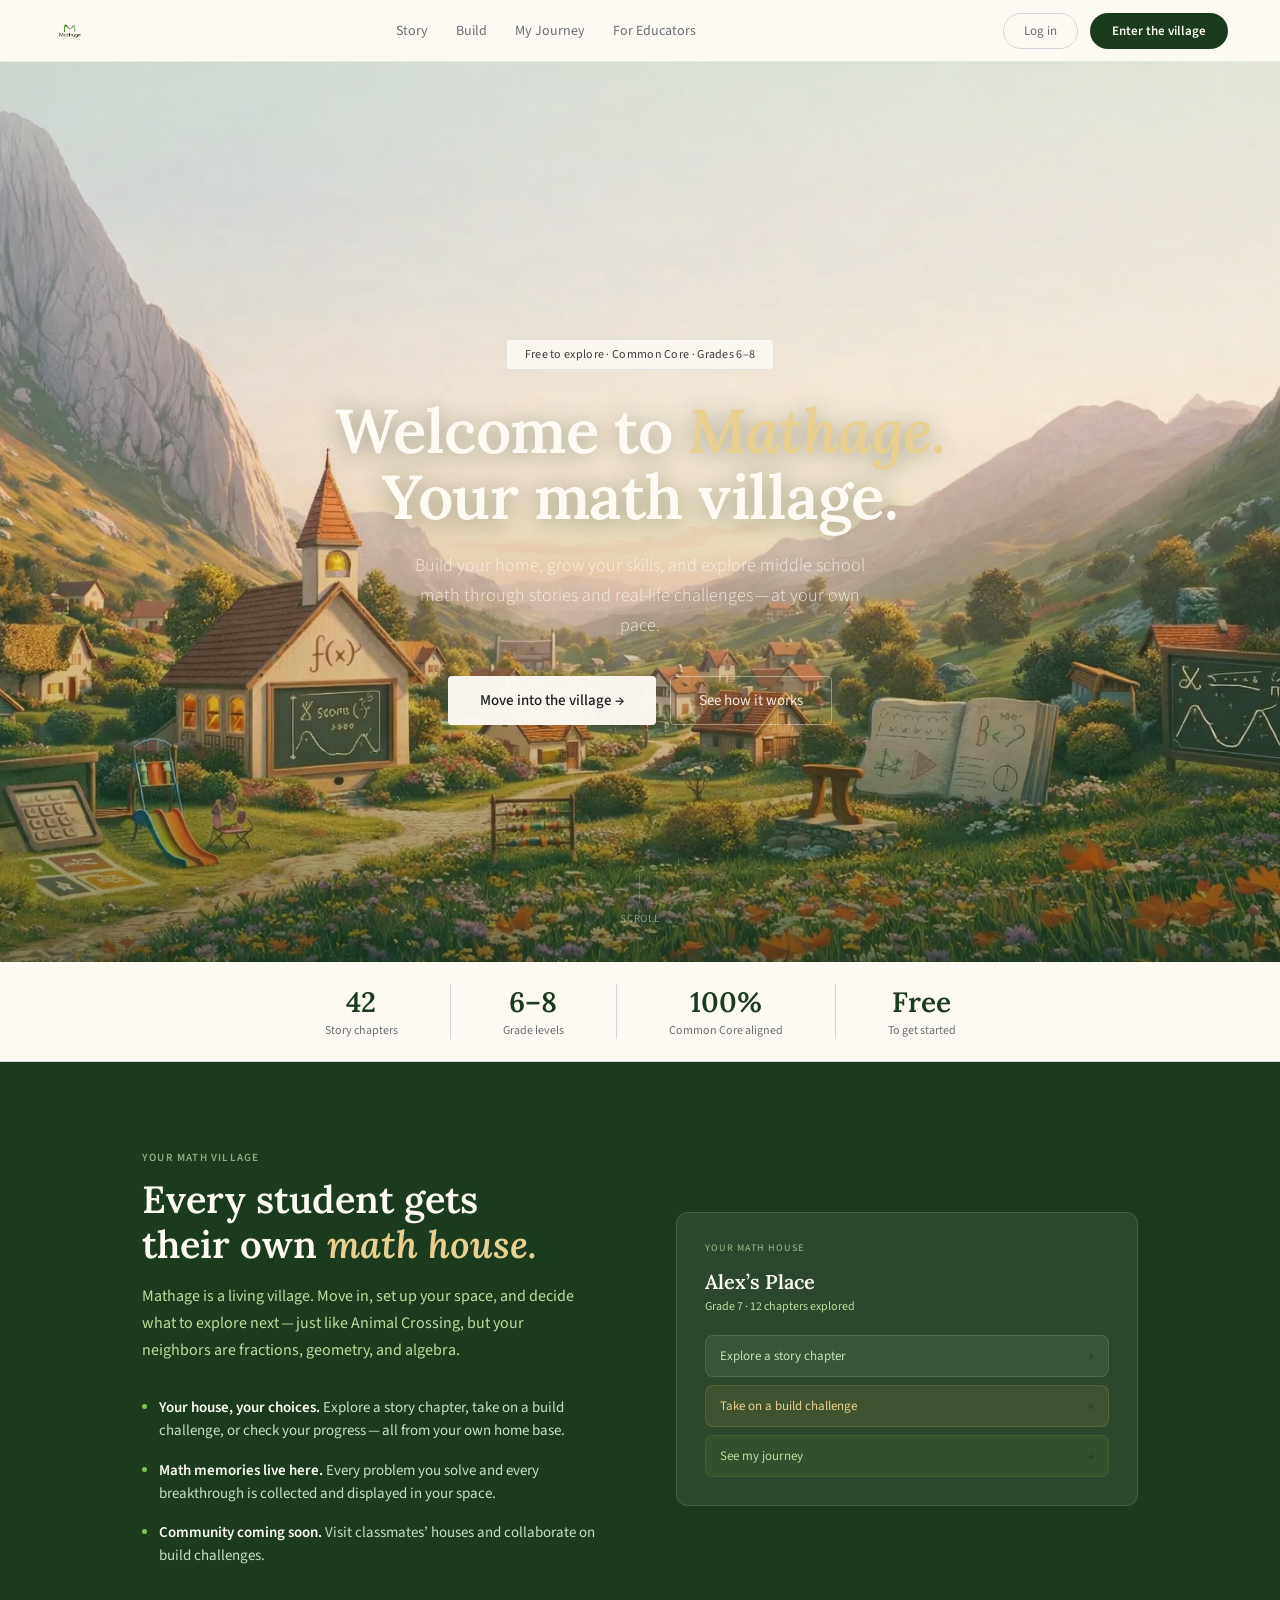
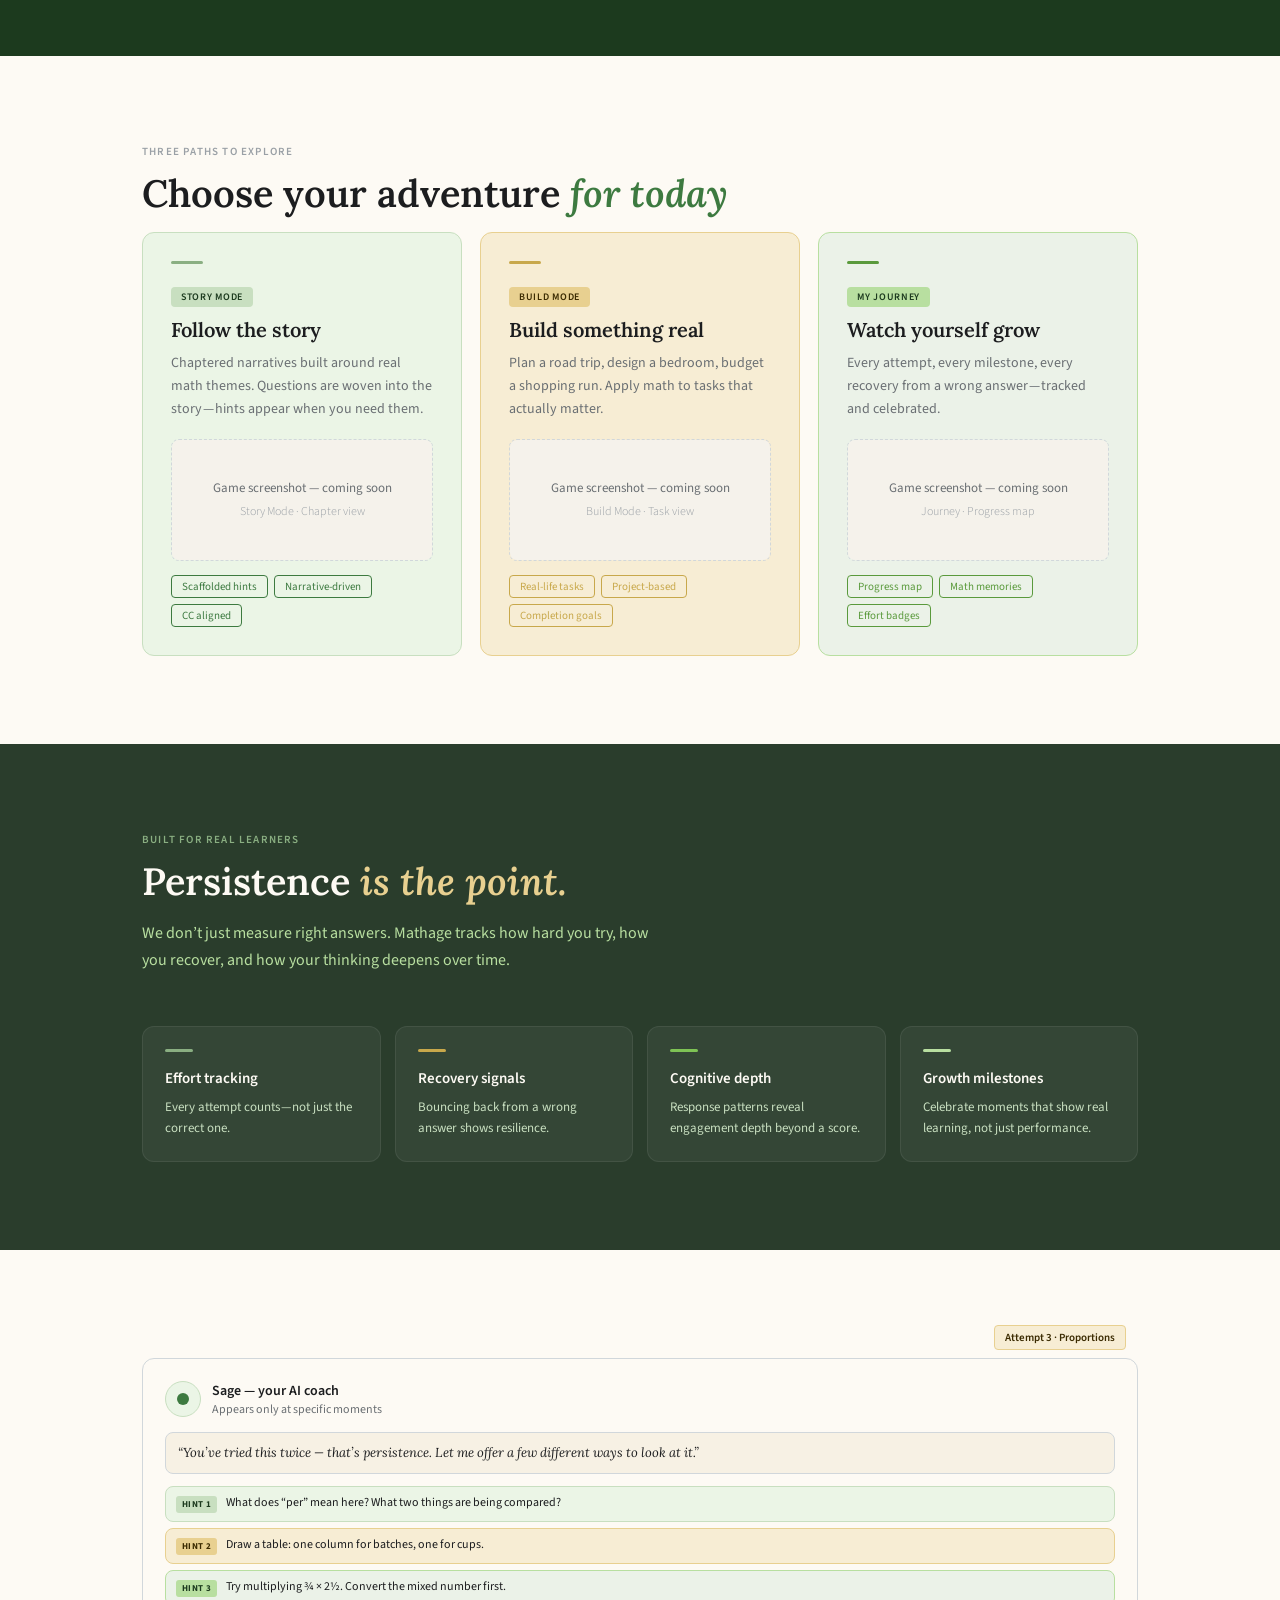
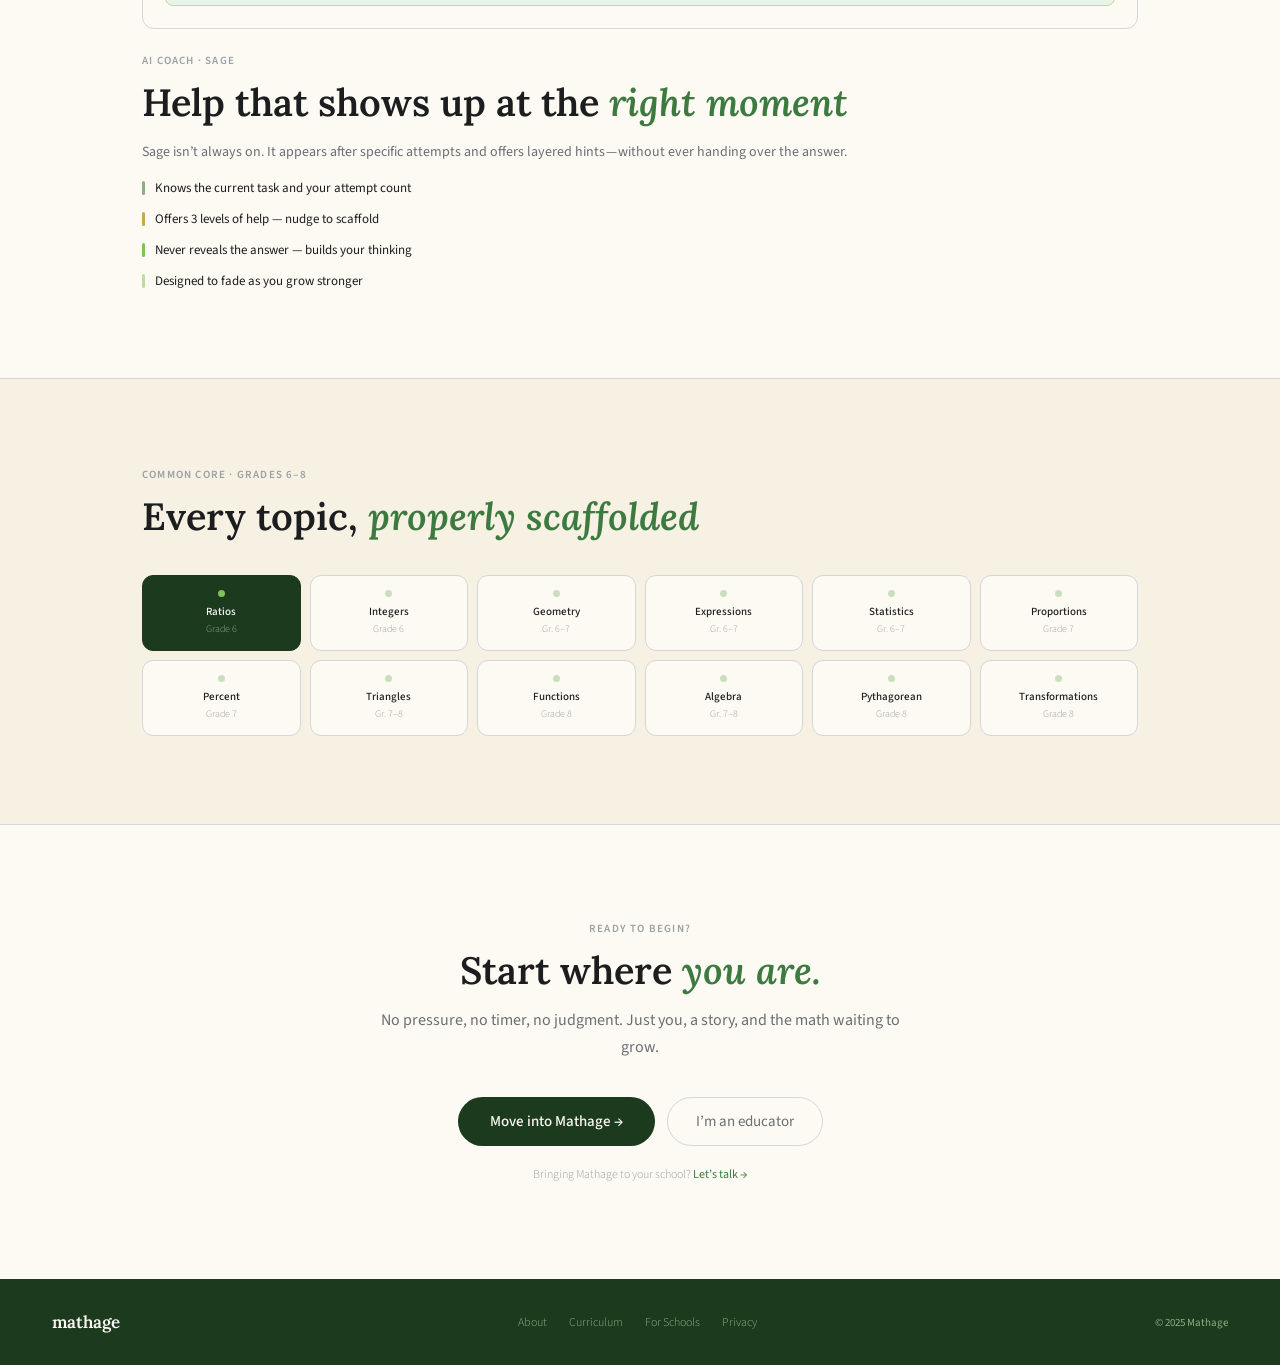
<file: index.html>
<!DOCTYPE html>
<html lang="en">
<head>
<meta charset="UTF-8">
<meta name="viewport" content="width=device-width, initial-scale=1.0">
<title>Mathage &#8212; Your Math Village</title>
<style>
@import url('https://fonts.googleapis.com/css2?family=Lora:ital,wght@0,400;0,500;0,600;1,400;1,600&family=Source+Sans+3:wght@300;400;500;600&family=Caveat:wght@400;500&display=swap');
*{box-sizing:border-box;margin:0;padding:0}
:root{
  --f:#1C3A1E;--fm:#2D5A2E;--fl:#3D7A40;
  --m:#5A9A3C;--ml:#7EC355;--mp:#B8DFA0;
  --sg:#8AAF82;--sgl:#C8DFC0;--sgp:#EBF5E6;
  --stone:#F5F2EB;--stm:#D1D7DB;--std:#6a6f73;
  --cream:#FDFAF4;--warm:#F7F1E4;
  --gold:#C8A84B;--goldl:#E8D090;--goldp:#F7EDD4;
  --dusk:#2A3D2C;
  --txt:#1c1d1f;--muted:#6a6f73;--light:#9AA0A6;
  --serif:'Lora',Georgia,serif;
  --sans:'Source Sans 3',system-ui,sans-serif;
  --hand:'Caveat',cursive;
}
html,body{margin:0;padding:0}
body{font-family:var(--sans);background:var(--cream);color:var(--txt);overflow-x:hidden}

nav{display:flex;align-items:center;justify-content:space-between;padding:0 52px;height:62px;background:rgba(253,250,244,0.92);border-bottom:1px solid rgba(138,175,130,0.2);position:sticky;top:0;z-index:200;backdrop-filter:blur(10px)}
.logo{font-family:var(--serif);font-size:21px;font-weight:600;color:var(--f);letter-spacing:0.2px;display:flex;align-items:center;gap:9px;cursor:pointer}
.logo-mark{width:26px;height:26px;border-radius:50%;background:var(--f);display:flex;align-items:center;justify-content:center}
.logo-inner{width:10px;height:10px;border-radius:50%;background:var(--mp)}
.nav-links{display:flex;gap:28px}
.nav-links a{font-family:var(--sans);font-size:14px;font-weight:400;color:var(--muted);text-decoration:none;transition:color .2s}
.nav-links a:hover{color:var(--f)}
.nav-r{display:flex;gap:12px;align-items:center}
.btn-ghost{background:none;border:1.5px solid var(--stm);border-radius:50px;padding:8px 20px;font-family:var(--sans);font-size:13px;font-weight:400;color:var(--muted);cursor:pointer;transition:all .2s}
.btn-ghost:hover{border-color:var(--sg);color:var(--f)}
.btn-enter{background:var(--f);border:none;border-radius:50px;padding:9px 22px;font-family:var(--sans);font-size:13px;font-weight:600;color:var(--cream);cursor:pointer;transition:all .2s}
.btn-enter:hover{background:var(--fm);transform:translateY(-1px)}

.hero{position:relative;overflow:hidden;height:100vh;min-height:620px}
.hero-scene{position:absolute;inset:0;width:100%;height:100%}
.hero-scene img{width:100%;height:100%;object-fit:cover;object-position:center center}
.hero-fade{position:absolute;inset:0;background:linear-gradient(to bottom,rgba(210,230,200,0.18) 0%,rgba(180,210,160,0.08) 40%,rgba(60,100,40,0.22) 75%,rgba(28,58,30,0.55) 100%)}
.hero-top-fade{position:absolute;top:0;left:0;right:0;height:140px;background:linear-gradient(to bottom,rgba(220,235,210,0.35),transparent)}
.hero-content{position:absolute;inset:0;display:flex;flex-direction:column;align-items:center;justify-content:center;text-align:center;padding:0 24px;padding-top:40px}
.hero-badge{display:inline-block;background:rgba(253,250,244,0.88);border:1px solid rgba(209,215,219,0.6);border-radius:4px;padding:6px 18px;font-family:var(--sans);font-size:12px;font-weight:400;color:#3d3d3d;letter-spacing:0.3px;margin-bottom:28px}
.hero-h1{font-family:var(--serif);font-size:62px;line-height:1.08;font-weight:600;color:#FDFAF4;margin-bottom:20px;letter-spacing:-0.5px;text-shadow:0 2px 24px rgba(20,50,20,0.4)}
.hero-h1 em{font-style:italic;color:var(--goldl)}
.hero-p{font-family:var(--sans);font-size:18px;font-weight:300;color:rgba(253,250,244,0.82);line-height:1.65;max-width:460px;margin-bottom:36px}
.hero-btns{display:flex;gap:14px;align-items:center;justify-content:center}
.btn-hero-primary{font-family:var(--sans);font-size:15px;font-weight:500;color:var(--txt);background:rgba(253,250,244,0.97);border:none;border-radius:4px;padding:14px 32px;cursor:pointer;transition:all .2s}
.btn-hero-primary:hover{background:#fff;transform:translateY(-1px)}
.btn-hero-ghost{font-family:var(--sans);font-size:15px;font-weight:400;color:rgba(253,250,244,0.9);background:none;border:1px solid rgba(253,250,244,0.4);border-radius:4px;padding:13px 28px;cursor:pointer;transition:all .2s}
.btn-hero-ghost:hover{border-color:rgba(253,250,244,0.7)}
.hero-scroll{position:absolute;bottom:36px;left:50%;transform:translateX(-50%);font-family:var(--sans);font-size:11px;font-weight:400;color:rgba(253,250,244,0.45);letter-spacing:0.8px;text-transform:uppercase;display:flex;flex-direction:column;align-items:center;gap:8px}
.scroll-line{width:1px;height:32px;background:rgba(253,250,244,0.22)}

.statsbar{display:flex;justify-content:center;align-items:center;background:var(--cream);border-bottom:1px solid var(--stm);padding:22px 0}
.stat{text-align:center;padding:0 52px;border-right:1px solid var(--stm)}
.stat:last-child{border-right:none}
.stat-n{font-family:var(--serif);font-size:28px;font-weight:600;color:var(--f)}
.stat-l{font-family:var(--sans);font-size:12px;font-weight:400;color:var(--muted);margin-top:2px}

.section{max-width:1100px;margin:0 auto;padding:88px 52px}
.eyebrow{font-family:var(--sans);font-size:11px;font-weight:600;letter-spacing:1.2px;text-transform:uppercase;color:var(--light);margin-bottom:12px}
.sec-h2{font-family:var(--serif);font-size:38px;font-weight:600;color:var(--txt);line-height:1.18;margin-bottom:16px}
.sec-h2 em{font-style:italic;color:var(--fl)}
.sec-sub{font-family:var(--sans);font-size:16px;font-weight:400;color:var(--muted);line-height:1.7;max-width:520px;margin-bottom:48px}

.village-wrap{background:var(--f)}
.village-inner{max-width:1100px;margin:0 auto;padding:88px 52px;display:grid;grid-template-columns:1fr 1fr;gap:72px;align-items:center}
.village-inner .eyebrow{color:var(--sg)}
.village-inner .sec-h2{color:var(--cream)}
.village-inner .sec-h2 em{color:var(--goldl)}
.village-inner .sec-sub{color:var(--mp);max-width:440px;margin-bottom:32px}
.vlist{list-style:none;display:flex;flex-direction:column;gap:16px}
.vlist li{display:flex;gap:12px;font-family:var(--sans);font-size:15px;font-weight:400;color:var(--sgl);line-height:1.55}
.vlist li strong{font-weight:600;color:var(--cream)}
.vdot{width:5px;height:5px;border-radius:50%;background:var(--ml);margin-top:8px;flex-shrink:0}
.house-mockup{background:rgba(255,255,255,0.07);border-radius:12px;border:1px solid rgba(255,255,255,0.12);padding:28px}
.hm-label{font-family:var(--sans);font-size:10px;font-weight:500;letter-spacing:1px;text-transform:uppercase;color:var(--sg);margin-bottom:14px}
.hm-name{font-family:var(--serif);font-size:20px;font-weight:600;color:var(--cream);margin-bottom:4px}
.hm-sub{font-family:var(--sans);font-size:12px;font-weight:400;color:var(--mp);margin-bottom:20px}
.hm-actions{display:flex;flex-direction:column;gap:8px}
.hm-action{display:flex;align-items:center;justify-content:space-between;padding:11px 14px;border-radius:8px;border:1px solid transparent;cursor:pointer;transition:all .15s}
.hma-s{background:rgba(138,175,130,0.14);border-color:rgba(138,175,130,0.22)}
.hma-b{background:rgba(200,168,75,0.12);border-color:rgba(200,168,75,0.2)}
.hma-j{background:rgba(90,154,60,0.13);border-color:rgba(90,154,60,0.22)}
.hma-s:hover{background:rgba(138,175,130,0.25)}
.hma-b:hover{background:rgba(200,168,75,0.22)}
.hma-j:hover{background:rgba(90,154,60,0.25)}
.hma-txt{font-family:var(--sans);font-size:13px;font-weight:400}
.hma-s .hma-txt{color:var(--sgl)}
.hma-b .hma-txt{color:var(--goldl)}
.hma-j .hma-txt{color:var(--mp)}
.hma-arr{font-size:13px;opacity:.45}

.modes-grid{display:grid;grid-template-columns:repeat(3,1fr);gap:18px}
.mcard{border-radius:12px;padding:28px;border:1.5px solid transparent;cursor:pointer;transition:transform .2s}
.mcard:hover{transform:translateY(-3px)}
.mc-s{background:var(--sgp);border-color:var(--sgl)}
.mc-b{background:var(--goldp);border-color:var(--goldl)}
.mc-j{background:#EBF2E8;border-color:var(--mp)}
.mcard-bar{width:32px;height:3px;border-radius:2px;margin-bottom:20px}
.mc-s .mcard-bar{background:var(--sg)}
.mc-b .mcard-bar{background:var(--gold)}
.mc-j .mcard-bar{background:var(--m)}
.mcard-tag{font-family:var(--sans);font-size:10px;font-weight:600;letter-spacing:0.7px;text-transform:uppercase;display:inline-block;padding:3px 10px;border-radius:4px;margin-bottom:10px}
.mc-s .mcard-tag{background:var(--sgl);color:var(--f)}
.mc-b .mcard-tag{background:var(--goldl);color:#3A2A00}
.mc-j .mcard-tag{background:var(--mp);color:var(--f)}
.mcard h3{font-family:var(--serif);font-size:20px;font-weight:600;margin-bottom:10px;color:var(--txt)}
.mcard p{font-family:var(--sans);font-size:14px;font-weight:400;line-height:1.65;color:var(--muted);margin-bottom:18px}
.placeholder-wrap{margin-top:18px;border-radius:8px;overflow:hidden;border:1.5px dashed var(--stm)}
.placeholder-inner{background:var(--stone);height:120px;display:flex;flex-direction:column;align-items:center;justify-content:center;gap:6px}
.ph-line1{font-family:var(--sans);font-size:13px;font-weight:400;color:var(--muted)}
.ph-line2{font-family:var(--sans);font-size:12px;font-weight:300;color:var(--light)}
.chips{display:flex;flex-wrap:wrap;gap:6px;margin-top:14px}
.chip{font-family:var(--sans);font-size:11px;font-weight:400;padding:3px 10px;border-radius:4px;border:1px solid currentColor}
.mc-s .chip{color:var(--fl)}
.mc-b .chip{color:var(--gold)}
.mc-j .chip{color:var(--m)}

.persist-wrap{background:var(--dusk)}
.persist-inner{max-width:1100px;margin:0 auto;padding:88px 52px}
.persist-inner .eyebrow{color:var(--sg)}
.persist-inner .sec-h2{color:var(--cream)}
.persist-inner .sec-h2 em{color:var(--goldl)}
.persist-inner .sec-sub{color:var(--mp);margin-bottom:52px}
.pgrid{display:grid;grid-template-columns:repeat(4,1fr);gap:14px}
.pcard{background:rgba(255,255,255,0.05);border-radius:12px;padding:22px;border:1px solid rgba(255,255,255,0.07)}
.pcard-mark{width:28px;height:3px;border-radius:2px;margin-bottom:16px}
.pm1{background:var(--sg)}.pm2{background:var(--gold)}.pm3{background:var(--ml)}.pm4{background:var(--mp)}
.pcard h4{font-family:var(--sans);font-size:15px;font-weight:600;color:var(--cream);margin-bottom:8px}
.pcard p{font-family:var(--sans);font-size:13px;font-weight:400;color:var(--sgl);line-height:1.6}

.coach-grid{display:grid;grid-template-columns:1fr 1fr;gap:72px;align-items:center}
.coach-card{background:var(--cream);border-radius:12px;border:1px solid var(--stm);padding:22px;position:relative}
.attempt-pill{position:absolute;top:-13px;right:16px;background:var(--goldp);border:1.5px solid var(--goldl);border-radius:4px;padding:5px 14px;font-family:var(--sans);font-size:12px;font-weight:600;color:#3A2A00}
.coach-hdr{display:flex;align-items:center;gap:11px;margin-bottom:14px}
.coach-av{width:36px;height:36px;border-radius:50%;background:var(--sgp);border:1.5px solid var(--sgl);display:flex;align-items:center;justify-content:center}
.coach-seed{width:12px;height:12px;border-radius:50%;background:var(--fl)}
.coach-nm{font-family:var(--sans);font-size:14px;font-weight:600;color:var(--txt)}
.coach-role{font-family:var(--sans);font-size:12px;font-weight:400;color:var(--muted)}
.coach-speech{background:var(--warm);border-radius:8px;padding:11px 14px;margin-bottom:12px;border:1px solid var(--stm);font-family:var(--serif);font-size:14px;font-weight:400;color:var(--txt);line-height:1.6;font-style:italic}
.hints{display:flex;flex-direction:column;gap:7px}
.hint{display:flex;align-items:flex-start;gap:9px;padding:9px 12px;border-radius:8px;border:1px solid transparent}
.h1{background:var(--sgp);border-color:var(--sgl)}
.h2{background:var(--goldp);border-color:var(--goldl)}
.h3{background:#EBF2E8;border-color:var(--mp)}
.hlvl{font-family:var(--sans);font-size:9px;font-weight:700;padding:2px 7px;border-radius:3px;flex-shrink:0;margin-top:1px;text-transform:uppercase;letter-spacing:0.4px}
.h1 .hlvl{background:var(--sgl);color:var(--f)}
.h2 .hlvl{background:var(--goldl);color:#3A2A00}
.h3 .hlvl{background:var(--mp);color:var(--f)}
.hint p{font-family:var(--sans);font-size:12px;font-weight:400;line-height:1.4;color:var(--txt)}
.coach-desc{font-family:var(--sans);font-size:16px;font-weight:400;color:var(--muted);line-height:1.7;margin-bottom:24px}
.clist{list-style:none;display:flex;flex-direction:column;gap:12px}
.clist li{display:flex;align-items:flex-start;gap:10px;font-family:var(--sans);font-size:14px;font-weight:400;color:var(--txt);line-height:1.5}
.cbar{width:3px;height:16px;border-radius:2px;flex-shrink:0;margin-top:3px}

.curric-wrap{background:var(--warm);border-top:1px solid var(--stm);border-bottom:1px solid var(--stm)}
.curric-inner{max-width:1100px;margin:0 auto;padding:88px 52px}
.tgrid{display:grid;grid-template-columns:repeat(6,1fr);gap:9px;margin-top:36px}
.ttile{background:var(--cream);border-radius:11px;padding:14px 10px;text-align:center;border:1.5px solid var(--stm);transition:all .2s;cursor:pointer}
.ttile:hover{border-color:var(--fl);transform:translateY(-2px)}
.ttile.on{background:var(--f);border-color:var(--f)}
.tdot{width:7px;height:7px;border-radius:50%;background:var(--sgl);margin:0 auto 7px}
.ttile.on .tdot{background:var(--ml)}
.tname{font-family:var(--sans);font-size:11px;font-weight:500;color:var(--txt)}
.ttile.on .tname{color:var(--cream)}
.tgrade{font-family:var(--sans);font-size:10px;font-weight:300;color:var(--light);margin-top:3px}
.ttile.on .tgrade{color:var(--sg)}

.cta-wrap{padding:96px 52px;text-align:center;background:var(--cream)}
.cta-inner{max-width:520px;margin:0 auto}
.cta-wrap .sec-h2{margin-bottom:14px}
.cta-wrap .sec-sub{margin:0 auto 36px;text-align:center}
.cta-btns{display:flex;justify-content:center;gap:12px;flex-wrap:wrap}
.btn-cta-p{font-family:var(--sans);font-size:15px;font-weight:500;color:var(--cream);background:var(--f);border:none;border-radius:50px;padding:14px 32px;cursor:pointer;transition:background .2s}
.btn-cta-p:hover{background:var(--fm)}
.btn-cta-s{font-family:var(--sans);font-size:15px;font-weight:400;color:var(--muted);background:none;border:1.5px solid var(--stm);border-radius:50px;padding:13px 28px;cursor:pointer;transition:all .2s}
.btn-cta-s:hover{border-color:var(--sg)}
.edu-note{font-family:var(--sans);font-size:12px;font-weight:300;color:var(--light);margin-top:20px}
.edu-note a{color:var(--fl);text-decoration:none;font-weight:400}

footer{background:var(--f);padding:32px 52px;display:flex;justify-content:space-between;align-items:center}
.foot-logo{font-family:var(--serif);font-size:17px;font-weight:600;color:var(--cream)}
.foot-links{display:flex;gap:22px}
.foot-links a{font-family:var(--sans);font-size:12px;font-weight:300;color:var(--sg);text-decoration:none}
.foot-copy{font-family:var(--sans);font-size:11px;color:var(--sg)}

@media(max-width:860px){
  nav{padding:0 20px}.nav-links{display:none}
  .hero-h1{font-size:40px}
  .village-inner,.coach-grid{grid-template-columns:1fr;gap:40px}
  .modes-grid{grid-template-columns:1fr}
  .pgrid{grid-template-columns:1fr 1fr}
  .tgrid{grid-template-columns:repeat(3,1fr)}
  .section,.village-inner,.persist-inner,.curric-inner,.cta-wrap{padding:56px 24px}
  footer{padding:24px 20px;flex-direction:column;gap:14px;text-align:center}
}
</style>
<link rel="stylesheet" href="mobile.css">
</head>
<body>

<nav>
  <div class="logo" onclick="window.scrollTo({top:0,behavior:'smooth'})"><img src="images/logo.png" alt="Mathage" style="height:36px;width:auto;display:block;object-fit:contain;">
  </div>
  <div class="nav-links">
    <a href="#">Story</a>
    <a href="#">Build</a>
    <a href="#">My Journey</a>
    <a href="#">For Educators</a>
  </div>
  <div class="nav-r">
    <button class="btn-ghost" onclick="window.location.href='dashboard.html'">Log in</button>
    <button class="btn-enter" onclick="window.location.href='dashboard.html'">Enter the village</button>
  </div>
</nav>

<section class="hero">
  <div class="hero-scene">
    <img src="images/hero-bg.png" alt="Mathage village">
  </div>
  <div class="hero-fade"></div>
  <div class="hero-top-fade"></div>
  <div class="hero-content">
    <div class="hero-badge">Free to explore &#183; Common Core &#183; Grades 6&#8211;8</div>
    <h1 class="hero-h1">Welcome to <em>Mathage.</em><br>Your math village.</h1>
    <p class="hero-p">Build your home, grow your skills, and explore middle school math through stories and real&#8209;life challenges&#8201;&#8212;&#8201;at your own pace.</p>
    <div class="hero-btns">
      <button class="btn-hero-primary" onclick="window.location.href='dashboard.html'">Move into the village &#8594;</button>
      <button class="btn-hero-ghost" onclick="document.querySelector('.statsbar').scrollIntoView({behavior:'smooth'})">See how it works</button>
    </div>
  </div>
  


  <div class="hero-scroll"><div class="scroll-line"></div>scroll</div>
</section>

<div class="statsbar">
  <div class="stat"><div class="stat-n">42</div><div class="stat-l">Story chapters</div></div>
  <div class="stat"><div class="stat-n">6&#8211;8</div><div class="stat-l">Grade levels</div></div>
  <div class="stat"><div class="stat-n">100%</div><div class="stat-l">Common Core aligned</div></div>
  <div class="stat"><div class="stat-n">Free</div><div class="stat-l">To get started</div></div>
</div>

<div class="village-wrap">
  <div class="village-inner">
    <div>
      <div class="eyebrow">Your math village</div>
      <h2 class="sec-h2">Every student gets<br>their own <em>math house.</em></h2>
      <p class="sec-sub">Mathage is a living village. Move in, set up your space, and decide what to explore next&#8201;&#8212;&#8201;just like Animal Crossing, but your neighbors are fractions, geometry, and algebra.</p>
      <ul class="vlist">
        <li><div class="vdot"></div><div><strong>Your house, your choices.</strong> Explore a story chapter, take on a build challenge, or check your progress&#8201;&#8212;&#8201;all from your own home base.</div></li>
        <li><div class="vdot"></div><div><strong>Math memories live here.</strong> Every problem you solve and every breakthrough is collected and displayed in your space.</div></li>
        <li><div class="vdot"></div><div><strong>Community coming soon.</strong> Visit classmates&#8217; houses and collaborate on build challenges.</div></li>
      </ul>
    </div>
    <div>
      <div class="house-mockup">
        <div class="hm-label">Your math house</div>
        <div class="hm-name">Alex&#8217;s Place</div>
        <div class="hm-sub">Grade 7 &#183; 12 chapters explored</div>
        <div class="hm-actions">
          <div class="hm-action hma-s" onclick="window.location.href='story.html'"><span class="hma-txt">Explore a story chapter</span><span class="hma-arr">&#8594;</span></div>
          <div class="hm-action hma-b" onclick="window.location.href='build.html'"><span class="hma-txt">Take on a build challenge</span><span class="hma-arr">&#8594;</span></div>
          <div class="hm-action hma-j" onclick="window.location.href='journey.html'"><span class="hma-txt">See my journey</span><span class="hma-arr">&#8594;</span></div>
        </div>
      </div>
    </div>
  </div>
</div>

<div class="section">
  <div class="eyebrow">Three paths to explore</div>
  <h2 class="sec-h2">Choose your adventure <em>for today</em></h2>
  <div class="modes-grid">
    <div class="mcard mc-s" onclick="window.location.href='story.html'">
      <div class="mcard-bar"></div>
      <span class="mcard-tag">Story Mode</span>
      <h3>Follow the story</h3>
      <p>Chaptered narratives built around real math themes. Questions are woven into the story&#8201;&#8212;&#8201;hints appear when you need them.</p>
      <div class="placeholder-wrap"><div class="placeholder-inner"><div class="ph-line1">Game screenshot &#8212; coming soon</div><div class="ph-line2">Story Mode &#183; Chapter view</div></div></div>
      <div class="chips"><span class="chip">Scaffolded hints</span><span class="chip">Narrative&#8209;driven</span><span class="chip">CC aligned</span></div>
    </div>
    <div class="mcard mc-b" onclick="window.location.href='build.html'">
      <div class="mcard-bar"></div>
      <span class="mcard-tag">Build Mode</span>
      <h3>Build something real</h3>
      <p>Plan a road trip, design a bedroom, budget a shopping run. Apply math to tasks that actually matter.</p>
      <div class="placeholder-wrap"><div class="placeholder-inner"><div class="ph-line1">Game screenshot &#8212; coming soon</div><div class="ph-line2">Build Mode &#183; Task view</div></div></div>
      <div class="chips"><span class="chip">Real&#8209;life tasks</span><span class="chip">Project&#8209;based</span><span class="chip">Completion goals</span></div>
    </div>
    <div class="mcard mc-j" onclick="window.location.href='journey.html'">
      <div class="mcard-bar"></div>
      <span class="mcard-tag">My Journey</span>
      <h3>Watch yourself grow</h3>
      <p>Every attempt, every milestone, every recovery from a wrong answer&#8201;&#8212;&#8201;tracked and celebrated.</p>
      <div class="placeholder-wrap"><div class="placeholder-inner"><div class="ph-line1">Game screenshot &#8212; coming soon</div><div class="ph-line2">Journey &#183; Progress map</div></div></div>
      <div class="chips"><span class="chip">Progress map</span><span class="chip">Math memories</span><span class="chip">Effort badges</span></div>
    </div>
  </div>
</div>

<div class="persist-wrap">
  <div class="persist-inner">
    <div class="eyebrow">Built for real learners</div>
    <h2 class="sec-h2">Persistence <em>is the point.</em></h2>
    <p class="sec-sub">We don&#8217;t just measure right answers. Mathage tracks how hard you try, how you recover, and how your thinking deepens over time.</p>
    <div class="pgrid">
      <div class="pcard"><div class="pcard-mark pm1"></div><h4>Effort tracking</h4><p>Every attempt counts&#8201;&#8212;&#8201;not just the correct one.</p></div>
      <div class="pcard"><div class="pcard-mark pm2"></div><h4>Recovery signals</h4><p>Bouncing back from a wrong answer shows resilience.</p></div>
      <div class="pcard"><div class="pcard-mark pm3"></div><h4>Cognitive depth</h4><p>Response patterns reveal engagement depth beyond a score.</p></div>
      <div class="pcard"><div class="pcard-mark pm4"></div><h4>Growth milestones</h4><p>Celebrate moments that show real learning, not just performance.</p></div>
    </div>
  </div>
</div>

<div class="section">
  <div class="coach-grid">
    <div style="position:relative">
      <div class="attempt-pill">Attempt 3 &#183; Proportions</div>
      <div class="coach-card">
        <div class="coach-hdr">
          <div class="coach-av"><div class="coach-seed"></div></div>
          <div><div class="coach-nm">Sage &#8212; your AI coach</div><div class="coach-role">Appears only at specific moments</div></div>
        </div>
        <div class="coach-speech">&#8220;You&#8217;ve tried this twice &#8212; that&#8217;s persistence. Let me offer a few different ways to look at it.&#8221;</div>
        <div class="hints">
          <div class="hint h1"><span class="hlvl">Hint 1</span><p>What does &#8220;per&#8221; mean here? What two things are being compared?</p></div>
          <div class="hint h2"><span class="hlvl">Hint 2</span><p>Draw a table: one column for batches, one for cups.</p></div>
          <div class="hint h3"><span class="hlvl">Hint 3</span><p>Try multiplying &#190; &#215; 2&#189;. Convert the mixed number first.</p></div>
        </div>
      </div>
    </div>
    <div>
      <div class="eyebrow">AI Coach &#183; Sage</div>
      <h2 class="sec-h2">Help that shows up at the <em>right moment</em></h2>
      <p class="coach-desc">Sage isn&#8217;t always on. It appears after specific attempts and offers layered hints&#8201;&#8212;&#8201;without ever handing over the answer.</p>
      <ul class="clist">
        <li><div class="cbar" style="background:var(--sg)"></div>Knows the current task and your attempt count</li>
        <li><div class="cbar" style="background:var(--gold)"></div>Offers 3 levels of help &#8212; nudge to scaffold</li>
        <li><div class="cbar" style="background:var(--ml)"></div>Never reveals the answer &#8212; builds your thinking</li>
        <li><div class="cbar" style="background:var(--mp)"></div>Designed to fade as you grow stronger</li>
      </ul>
    </div>
  </div>
</div>

<div class="curric-wrap">
  <div class="curric-inner">
    <div class="eyebrow">Common Core &#183; Grades 6&#8211;8</div>
    <h2 class="sec-h2">Every topic, <em>properly scaffolded</em></h2>
    <div class="tgrid">
      <div class="ttile on"><div class="tdot"></div><div class="tname">Ratios</div><div class="tgrade">Grade 6</div></div>
      <div class="ttile"><div class="tdot"></div><div class="tname">Integers</div><div class="tgrade">Grade 6</div></div>
      <div class="ttile"><div class="tdot"></div><div class="tname">Geometry</div><div class="tgrade">Gr. 6&#8211;7</div></div>
      <div class="ttile"><div class="tdot"></div><div class="tname">Expressions</div><div class="tgrade">Gr. 6&#8211;7</div></div>
      <div class="ttile"><div class="tdot"></div><div class="tname">Statistics</div><div class="tgrade">Gr. 6&#8211;7</div></div>
      <div class="ttile"><div class="tdot"></div><div class="tname">Proportions</div><div class="tgrade">Grade 7</div></div>
      <div class="ttile"><div class="tdot"></div><div class="tname">Percent</div><div class="tgrade">Grade 7</div></div>
      <div class="ttile"><div class="tdot"></div><div class="tname">Triangles</div><div class="tgrade">Gr. 7&#8211;8</div></div>
      <div class="ttile"><div class="tdot"></div><div class="tname">Functions</div><div class="tgrade">Grade 8</div></div>
      <div class="ttile"><div class="tdot"></div><div class="tname">Algebra</div><div class="tgrade">Gr. 7&#8211;8</div></div>
      <div class="ttile"><div class="tdot"></div><div class="tname">Pythagorean</div><div class="tgrade">Grade 8</div></div>
      <div class="ttile"><div class="tdot"></div><div class="tname">Transformations</div><div class="tgrade">Grade 8</div></div>
    </div>
  </div>
</div>

<div class="cta-wrap">
  <div class="cta-inner">
    <div class="eyebrow">Ready to begin?</div>
    <h2 class="sec-h2">Start where <em>you are.</em></h2>
    <p class="sec-sub">No pressure, no timer, no judgment. Just you, a story, and the math waiting to grow.</p>
    <div class="cta-btns">
      <button class="btn-cta-p" onclick="window.location.href='dashboard.html'">Move into Mathage &#8594;</button>
      <button class="btn-cta-s">I&#8217;m an educator</button>
    </div>
    <p class="edu-note">Bringing Mathage to your school? <a href="#">Let&#8217;s talk &#8594;</a></p>
  </div>
</div>

<footer>
  <div class="foot-logo">mathage</div>
  <div class="foot-links"><a href="#">About</a><a href="#">Curriculum</a><a href="#">For Schools</a><a href="#">Privacy</a></div>
  <div class="foot-copy">&#169; 2025 Mathage</div>
</footer>

</body>
</html>
</file>
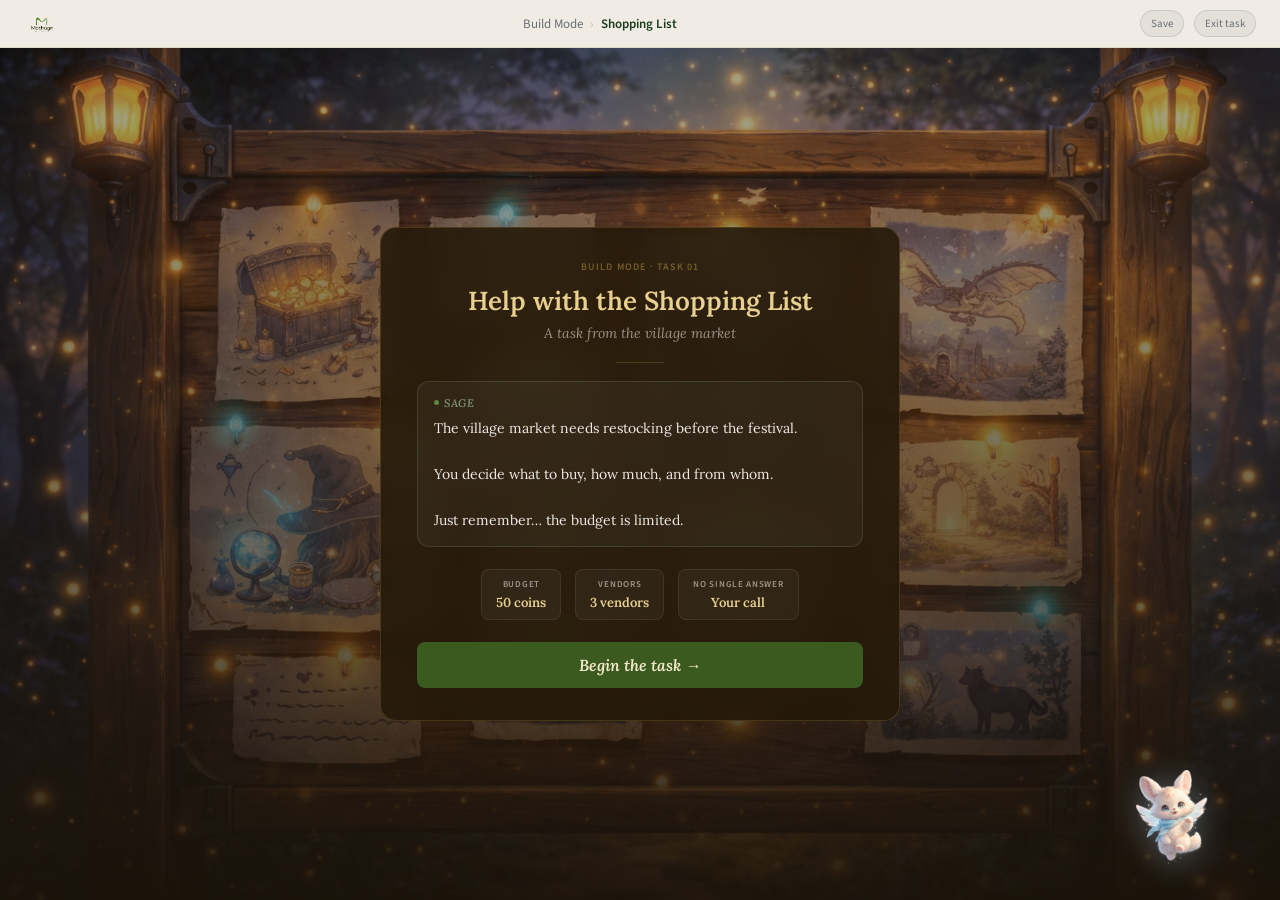
<file: build-shopping.html>
<!DOCTYPE html>
<html lang="en">
<head>
<meta charset="UTF-8">
<meta name="viewport" content="width=device-width, initial-scale=1.0">
<title>Mathage &#8212; Shopping List Task</title>
<style>
@import url('https://fonts.googleapis.com/css2?family=Lora:ital,wght@0,400;0,500;0,600;1,400;1,600&family=Source+Sans+3:wght@300;400;600&family=Caveat:wght@400;500;600&display=swap');
*{box-sizing:border-box;margin:0;padding:0}
:root{
  --bg:#1A1208;
  --parch:#F5E8C8;--parch2:#EDD8A8;--parch3:#E0C888;--parch4:#D4B870;
  --ink:#2A1A08;--ink2:#4A3018;--ink3:#6A4828;--ink4:#8A6040;
  --gold:#C8A84B;--goldl:#E8D090;--goldp:#F7EDD4;
  --sage:#5A8A3C;--sagel:#8ABF60;--sagep:#C8DFB0;
  --red:#B84030;--redl:#E87060;--redp:#FAE0D8;
  --blue:#3A70B8;--bluel:#70A8E0;--bluep:#D8EAF8;
  --panel:rgba(26,18,8,0.82);--panel2:rgba(36,24,10,0.88);
  --txti:rgba(253,250,244,0.92);--txtm:rgba(253,250,244,0.52);
  --serif:'Lora',Georgia,serif;
  --sans:'Source Sans 3',system-ui,sans-serif;
  --hand:'Caveat',cursive;
}
html,body{height:100%;margin:0;padding:0;overflow:hidden}
body{font-family:var(--sans);background:var(--bg);display:flex;flex-direction:column;height:100vh;color:var(--txti)}

nav{display:flex;align-items:center;justify-content:space-between;padding:0 24px;height:48px;flex-shrink:0;background:rgba(253,250,244,0.94);border-bottom:1px solid rgba(200,185,150,0.4);z-index:50}
.nav-logo{font-family:var(--serif);font-size:17px;font-weight:600;color:#1C3A1E;display:flex;align-items:center;gap:7px;text-decoration:none}
.logo-dot{width:20px;height:20px;border-radius:50%;background:#1C3A1E;display:flex;align-items:center;justify-content:center}
.logo-seed{width:7px;height:7px;border-radius:50%;background:#B8DFA0}
.nav-mid{font-family:var(--sans);font-size:13px;color:#6a6f73;display:flex;align-items:center;gap:4px}
.nav-sep{color:#C8C0B0;margin:0 3px}
.nav-active{color:#1C3A1E;font-weight:600}
.nav-right{display:flex;gap:10px}
.nav-btn{font-family:var(--sans);font-size:12px;color:#6a6f73;background:rgba(0,0,0,0.05);border:1px solid rgba(0,0,0,0.1);border-radius:20px;padding:4px 12px;cursor:pointer;transition:all .2s}
.nav-btn:hover{background:rgba(0,0,0,0.08)}

/* ── INTRO SCREEN ── */
.intro-screen{
  flex:1;display:flex;align-items:center;justify-content:center;
  background:var(--bg);position:relative;overflow:hidden;
}
.intro-bg{position:absolute;inset:0}
.intro-bg img{width:100%;height:100%;object-fit:cover;opacity:.7}
.intro-bg-ov{position:absolute;inset:0;background:linear-gradient(to bottom,rgba(26,18,8,.1) 0%,rgba(26,18,8,.55) 70%,rgba(26,18,8,.92) 100%)}
.intro-card{
  position:relative;z-index:5;
  background:var(--panel2);border:1px solid rgba(200,168,75,0.2);
  border-radius:16px;padding:32px 36px;max-width:520px;width:90%;
  backdrop-filter:blur(16px);text-align:center;
}
.intro-eyebrow{font-family:var(--sans);font-size:10px;font-weight:600;letter-spacing:1.2px;text-transform:uppercase;color:rgba(200,168,75,.45);margin-bottom:10px}
.intro-title{font-family:var(--serif);font-size:26px;font-weight:600;color:var(--goldl);margin-bottom:6px}
.intro-sub{font-family:var(--serif);font-size:14px;font-style:italic;color:var(--txtm);margin-bottom:18px;line-height:1.5}
.intro-divider{width:48px;height:1px;background:rgba(200,168,75,.22);margin:0 auto 18px}
.intro-sage{
  background:rgba(255,255,255,.04);border-radius:12px;
  padding:14px 16px;margin-bottom:22px;
  border:1px solid rgba(168,212,168,.15);text-align:left;
}
.intro-sage-spk{font-family:var(--serif);font-size:11px;font-style:italic;font-weight:600;color:rgba(168,212,168,.6);text-transform:uppercase;letter-spacing:.7px;margin-bottom:7px;display:flex;align-items:center;gap:5px}
.intro-sage-dot{width:5px;height:5px;border-radius:50%;background:#5A8A3C}
.intro-sage-txt{font-family:var(--serif);font-size:14px;color:var(--txti);line-height:1.65}
.intro-meta{display:flex;gap:14px;justify-content:center;margin-bottom:22px;flex-wrap:wrap}
.intro-meta-item{background:rgba(255,255,255,.04);border:1px solid rgba(255,255,255,.08);border-radius:8px;padding:8px 14px;text-align:center}
.meta-lbl{font-family:var(--sans);font-size:9px;font-weight:600;letter-spacing:.7px;text-transform:uppercase;color:var(--txtm);margin-bottom:3px}
.meta-val{font-family:var(--serif);font-size:13px;font-weight:600;color:var(--goldl)}
.intro-btn{font-family:var(--serif);font-size:16px;font-weight:600;font-style:italic;color:var(--parch);background:#3A5A20;border:none;border-radius:8px;padding:13px 32px;cursor:pointer;width:100%;transition:all .2s}
.intro-btn:hover{background:#2A4A14;transform:translateY(-1px)}

/* ── TASK SCREEN ── */
.task-screen{display:none;flex:1;overflow:hidden}
.task-screen.active{display:flex;flex-direction:column}
.task-layout{flex:1;display:grid;grid-template-columns:220px 1fr 260px;overflow:hidden;gap:0}

/* LEFT — needs */
.panel-left{
  background:rgba(245,232,200,.07);
  border-right:1px solid rgba(200,168,75,.12);
  display:flex;flex-direction:column;overflow:hidden;
}
.panel-hdr{
  padding:14px 16px 10px;
  border-bottom:1px solid rgba(200,168,75,.1);
  font-family:var(--hand);font-size:16px;color:var(--goldl);
  display:flex;align-items:center;gap:6px;
}
.panel-hdr svg{opacity:.6}
.need-list{flex:1;overflow-y:auto;padding:12px 14px;display:flex;flex-direction:column;gap:8px}
.need-item{
  background:rgba(245,232,200,.06);border-radius:8px;
  padding:11px 13px;border:1px solid rgba(200,168,75,.1);
}
.need-name{font-family:var(--hand);font-size:15px;color:var(--goldl);margin-bottom:3px}
.need-hint{font-family:var(--sans);font-size:11px;color:var(--txtm);line-height:1.4}
.need-fill{margin-top:8px}
.need-fill-lbl{font-family:var(--sans);font-size:10px;color:var(--txtm);margin-bottom:4px;display:flex;justify-content:space-between}
.need-track{height:6px;background:rgba(255,255,255,.08);border-radius:3px;overflow:hidden}
.need-bar{height:100%;border-radius:3px;transition:width .4s ease,background .4s}

/* CENTER — market */
.panel-center{
  overflow-y:auto;padding:16px 18px;
  display:flex;flex-direction:column;gap:14px;
}
.market-section-title{
  font-family:var(--hand);font-size:14px;color:rgba(200,168,75,.45);
  letter-spacing:.5px;margin-bottom:2px;display:flex;align-items:center;gap:6px;
}
.vendor-block{
  background:rgba(245,232,200,.06);border-radius:10px;
  border:1px solid rgba(200,168,75,.1);overflow:hidden;
}
.vendor-hdr{
  padding:10px 14px;background:rgba(200,168,75,.07);
  border-bottom:1px solid rgba(200,168,75,.08);
  display:flex;align-items:center;justify-content:space-between;
}
.vendor-name{font-family:var(--hand);font-size:15px;color:var(--goldl)}
.vendor-tag{font-family:var(--sans);font-size:10px;font-weight:600;padding:2px 8px;border-radius:50px;letter-spacing:.4px}
.items-grid{display:grid;grid-template-columns:repeat(auto-fill,minmax(140px,1fr));gap:1px;background:rgba(200,168,75,.06)}
.item-card{
  background:rgba(26,18,8,.6);padding:12px;cursor:pointer;
  transition:background .15s;position:relative;
}
.item-card:hover{background:rgba(200,168,75,.08)}
.item-cat{font-family:var(--sans);font-size:9px;font-weight:600;letter-spacing:.6px;text-transform:uppercase;color:var(--txtm);margin-bottom:5px}
.item-name{font-family:var(--serif);font-size:13px;font-weight:600;color:var(--txti);margin-bottom:2px}
.item-pack{font-family:var(--sans);font-size:11px;color:var(--txtm);margin-bottom:6px}
.item-price-row{display:flex;align-items:baseline;gap:6px;margin-bottom:8px}
.item-price{font-family:var(--serif);font-size:15px;font-weight:600;color:var(--goldl)}
.item-orig{font-family:var(--sans);font-size:11px;color:var(--txtm);text-decoration:line-through}
.item-discount{font-family:var(--sans);font-size:10px;font-weight:600;color:#8ABF60;background:rgba(90,138,60,.15);border-radius:50px;padding:1px 6px}
.item-controls{display:flex;align-items:center;gap:6px}
.qty-btn{width:24px;height:24px;border-radius:50%;border:1px solid rgba(200,168,75,.25);background:rgba(200,168,75,.08);color:var(--goldl);font-size:14px;cursor:pointer;display:flex;align-items:center;justify-content:center;transition:all .15s;font-family:var(--sans);font-weight:600;line-height:1}
.qty-btn:hover{background:rgba(200,168,75,.2);border-color:rgba(200,168,75,.5)}
.qty-num{font-family:var(--serif);font-size:14px;font-weight:600;color:var(--txti);min-width:20px;text-align:center}
.item-subtotal{font-family:var(--sans);font-size:10px;color:rgba(200,168,75,.5);margin-left:auto}

/* RIGHT — feedback */
.panel-right{
  border-left:1px solid rgba(200,168,75,.1);
  display:flex;flex-direction:column;overflow:hidden;
}
.budget-block{padding:14px 16px;border-bottom:1px solid rgba(200,168,75,.1)}
.budget-title{font-family:var(--hand);font-size:15px;color:var(--goldl);margin-bottom:10px;display:flex;align-items:center;justify-content:space-between}
.budget-nums{display:flex;justify-content:space-between;margin-bottom:6px;font-family:var(--serif);font-size:12px;color:var(--txtm)}
.budget-track{height:8px;background:rgba(255,255,255,.08);border-radius:4px;overflow:hidden;margin-bottom:8px}
.budget-fill{height:100%;border-radius:4px;transition:width .4s ease,background .4s}
.budget-remaining{font-family:var(--serif);font-size:20px;font-weight:600;color:var(--goldl);text-align:center;margin-bottom:2px}
.budget-remaining-lbl{font-family:var(--sans);font-size:10px;color:var(--txtm);text-align:center}

.inventory-block{padding:12px 16px;border-bottom:1px solid rgba(200,168,75,.1);flex-shrink:0}
.inv-title{font-family:var(--hand);font-size:14px;color:var(--goldl);margin-bottom:10px}
.inv-row{margin-bottom:8px}
.inv-row-top{display:flex;justify-content:space-between;margin-bottom:4px}
.inv-lbl{font-family:var(--sans);font-size:11px;color:var(--txtm)}
.inv-val{font-family:var(--serif);font-size:11px;font-weight:600;color:var(--txti)}
.inv-track{height:5px;background:rgba(255,255,255,.07);border-radius:3px;overflow:hidden}
.inv-bar{height:100%;border-radius:3px;transition:width .4s,background .4s}

.sage-feedback{flex:1;overflow-y:auto;padding:12px 16px;display:flex;flex-direction:column;gap:8px}
.sage-msg{
  background:rgba(90,138,60,.1);border:1px solid rgba(90,138,60,.2);
  border-radius:10px;padding:10px 12px;
  font-family:var(--serif);font-size:12px;font-style:italic;
  color:rgba(168,212,168,.85);line-height:1.55;
  animation:slideIn .3s ease;
}
@keyframes slideIn{from{opacity:0;transform:translateX(8px)}to{opacity:1;transform:translateX(0)}}
.sage-msg-time{font-family:var(--sans);font-size:9px;color:rgba(168,212,168,.35);margin-top:4px}

.submit-block{padding:12px 16px;border-top:1px solid rgba(200,168,75,.1)}
.submit-eval{
  display:flex;gap:6px;flex-wrap:wrap;margin-bottom:10px;min-height:28px;
}
.eval-badge{
  font-family:var(--sans);font-size:10px;font-weight:600;
  padding:3px 10px;border-radius:50px;letter-spacing:.3px;
  border:1px solid currentColor;transition:all .3s;
}
.submit-btn{
  width:100%;font-family:var(--hand);font-size:17px;font-weight:600;
  border:none;border-radius:8px;padding:11px;cursor:pointer;
  transition:all .2s;color:var(--parch);
}
.submit-btn:disabled{background:rgba(255,255,255,.08);color:var(--txtm);cursor:not-allowed}
.submit-btn.ready{background:var(--sage);color:var(--parch)}
.submit-btn.ready:hover{background:#4A7A2C}
.submit-btn.over{background:rgba(184,64,48,.6);color:var(--txti)}

/* result overlay */
.result-ov{display:none;position:fixed;inset:0;background:rgba(10,8,4,.7);align-items:center;justify-content:center;z-index:100;backdrop-filter:blur(5px)}
.result-ov.open{display:flex}
.result-card{
  background:var(--parch);border-radius:8px;
  border:2px solid var(--parch3);max-width:480px;width:92%;
  box-shadow:0 24px 60px rgba(0,0,0,.5);overflow:hidden;
}
.result-top{height:5px;background:repeating-linear-gradient(90deg,var(--gold) 0,var(--gold) 8px,#8A6020 8px,#8A6020 16px)}
.result-body{padding:28px 30px}
.result-ornament{text-align:center;font-size:18px;color:var(--parch4);letter-spacing:4px;margin-bottom:8px;opacity:.6}
.result-title{font-family:var(--hand);font-size:26px;font-weight:600;color:var(--ink);text-align:center;margin-bottom:6px}
.result-sub{font-family:var(--serif);font-size:13px;font-style:italic;color:var(--ink2);text-align:center;margin-bottom:18px;line-height:1.5}
.result-divider{border:none;border-top:1px dashed var(--parch3);margin:0 0 16px}
.result-evals{display:flex;gap:8px;justify-content:center;flex-wrap:wrap;margin-bottom:16px}
.result-eval{text-align:center;padding:10px 14px;border-radius:8px;border:1px solid transparent}
.re-icon{font-size:18px;margin-bottom:4px}
.re-lbl{font-family:var(--sans);font-size:11px;font-weight:600}
.result-sage{
  background:rgba(90,138,60,.08);border:1px solid rgba(90,138,60,.18);
  border-radius:8px;padding:12px 14px;margin-bottom:18px;
}
.result-sage-txt{font-family:var(--serif);font-size:13px;font-style:italic;color:var(--ink2);line-height:1.6}
.result-summary{display:flex;gap:10px;margin-bottom:20px;flex-wrap:wrap}
.rs-item{flex:1;min-width:80px;background:rgba(200,168,75,.08);border-radius:6px;padding:8px;text-align:center;border:1px solid rgba(200,168,75,.15)}
.rs-val{font-family:var(--serif);font-size:15px;font-weight:600;color:var(--ink)}
.rs-lbl{font-family:var(--sans);font-size:10px;color:var(--ink3);margin-top:2px}
.result-btns{display:flex;flex-direction:column;gap:7px}
.result-btn{font-family:var(--hand);font-size:16px;font-weight:600;border:none;border-radius:6px;padding:11px;cursor:pointer;transition:all .2s}
.result-btn.p{background:#3A5A20;color:var(--parch)}.result-btn.p:hover{background:#2A4A14}
.result-btn.s{background:rgba(42,26,8,.08);color:var(--ink2);border:1px dashed var(--parch3)}.result-btn.s:hover{background:rgba(42,26,8,.14)}
.result-top-bot{height:5px;background:repeating-linear-gradient(90deg,var(--gold) 0,var(--gold) 8px,#8A6020 8px,#8A6020 16px)}

.fade-in{animation:fi .45s ease forwards}
@keyframes fi{from{opacity:0;transform:translateY(6px)}to{opacity:1;transform:translateY(0)}}
</style>
<link rel="stylesheet" href="mobile.css">
</head>
<body>

<nav>
  <div class="nav-logo" onclick="window.location.href='index.html'" style="cursor:pointer"><img src="images/logo.png" alt="Mathage" style="height:36px;width:auto;display:block;object-fit:contain;">
  </div>
  <div class="nav-mid">
    <span style="cursor:pointer" onclick="window.location.href='build.html'">Build Mode</span><span class="nav-sep">&#8250;</span>
    <span class="nav-active">Shopping List</span>
  </div>
  <div class="nav-right">
    <button class="nav-btn" onclick="saveProgress()">Save</button>
    <button class="nav-btn" onclick="window.location.href='build.html'">Exit task</button>
  </div>
</nav>

<!-- INTRO SCREEN -->
<div class="intro-screen" id="intro">
  <div class="intro-bg">
    <img src="images/build-bg.png" alt="market">
    <div class="intro-bg-ov"></div>
  </div>
  <div class="intro-card fade-in">
    <div class="intro-eyebrow">Build Mode &#183; Task 01</div>
    <div class="intro-title">Help with the Shopping List</div>
    <div class="intro-sub">A task from the village market</div>
    <div class="intro-divider"></div>
    <div class="intro-sage">
      <div class="intro-sage-spk"><div class="intro-sage-dot"></div>Sage</div>
      <div class="intro-sage-txt">The village market needs restocking before the festival.<br><br>You decide what to buy, how much, and from whom.<br><br>Just remember&#8230; the budget is limited.</div>
    </div>
    <div class="intro-meta">
      <div class="intro-meta-item"><div class="meta-lbl">Budget</div><div class="meta-val">50 coins</div></div>
      <div class="intro-meta-item"><div class="meta-lbl">Vendors</div><div class="meta-val">3 vendors</div></div>
      <div class="intro-meta-item"><div class="meta-lbl">No single answer</div><div class="meta-val">Your call</div></div>
    </div>
    <button class="intro-btn" onclick="startTask()">Begin the task &#8594;</button>
  </div>
</div>

<!-- TASK SCREEN -->
<div class="task-screen" id="task">
  <div class="task-layout">

    <!-- LEFT: needs -->
    <div class="panel-left">
      <div class="panel-hdr">
        <svg width="14" height="14" viewBox="0 0 14 14" fill="none"><rect x="2" y="1" width="10" height="12" rx="1.5" stroke="currentColor" stroke-width="1.2"/><line x1="4" y1="5" x2="10" y2="5" stroke="currentColor" stroke-width="1"/><line x1="4" y1="7.5" x2="9" y2="7.5" stroke="currentColor" stroke-width="1"/><line x1="4" y1="10" x2="8" y2="10" stroke="currentColor" stroke-width="1"/></svg>
        What&#8217;s needed
      </div>
      <div class="need-list">
        <div class="need-item">
          <div class="need-name">Flour</div>
          <div class="need-hint">Needed for baking. The kitchen said &#8220;enough for the whole festival.&#8221;</div>
          <div class="need-fill">
            <div class="need-fill-lbl"><span>Amount</span><span id="flour-kg">0 kg</span></div>
            <div class="need-track"><div class="need-bar" id="flour-bar" style="width:0%;background:var(--goldl)"></div></div>
          </div>
        </div>
        <div class="need-item">
          <div class="need-name">Fruit</div>
          <div class="need-hint">For drinks and desserts. &#8220;A good variety would be nice.&#8221;</div>
          <div class="need-fill">
            <div class="need-fill-lbl"><span>Amount</span><span id="fruit-kg">0 kg</span></div>
            <div class="need-track"><div class="need-bar" id="fruit-bar" style="width:0%;background:#E87060"></div></div>
          </div>
        </div>
        <div class="need-item">
          <div class="need-name">Oil</div>
          <div class="need-hint">For cooking. &#8220;We usually go through at least a few bottles.&#8221;</div>
          <div class="need-fill">
            <div class="need-fill-lbl"><span>Amount</span><span id="oil-l">0 L</span></div>
            <div class="need-track"><div class="need-bar" id="oil-bar" style="width:0%;background:var(--bluel)"></div></div>
          </div>
        </div>
        <div class="need-item" style="background:rgba(200,168,75,.04);border-style:dashed">
          <div class="need-name" style="color:rgba(200,168,75,.45)">Herbs (optional)</div>
          <div class="need-hint">&#8220;Nice to have if the budget allows.&#8221;</div>
          <div class="need-fill">
            <div class="need-fill-lbl"><span>Amount</span><span id="herb-u">0 bunches</span></div>
            <div class="need-track"><div class="need-bar" id="herb-bar" style="width:0%;background:var(--sagel)"></div></div>
          </div>
        </div>
      </div>
    </div>

    <!-- CENTER: market -->
    <div class="panel-center" id="market">
      <div class="market-section-title">
        <svg width="12" height="12" viewBox="0 0 12 12" fill="none"><circle cx="6" cy="6" r="5" stroke="currentColor" stroke-width="1.2"/><path d="M4 6l1.5 1.5L8 4" stroke="currentColor" stroke-width="1.2" stroke-linecap="round" stroke-linejoin="round"/></svg>
        Vendor Row &#183; Mathage Market
      </div>

      <!-- VENDOR A -->
      <div class="vendor-block">
        <div class="vendor-hdr">
          <div class="vendor-name">Mira&#8217;s Grain &amp; Pantry</div>
          <div class="vendor-tag" style="background:rgba(200,168,75,.12);color:#8A6020;border:1px solid rgba(200,168,75,.22)">General store</div>
        </div>
        <div class="items-grid">
          <div class="item-card" id="i-flour-sm">
            <div class="item-cat">Flour</div>
            <div class="item-name">Small bag</div>
            <div class="item-pack">1 kg pack</div>
            <div class="item-price-row"><div class="item-price" id="p-flour-sm">4 coins</div></div>
            <div class="item-controls">
              <button class="qty-btn" onclick="change('flour-sm',-1)">&#8722;</button>
              <div class="qty-num" id="q-flour-sm">0</div>
              <button class="qty-btn" onclick="change('flour-sm',1)">+</button>
              <div class="item-subtotal" id="s-flour-sm"></div>
            </div>
          </div>
          <div class="item-card" id="i-flour-lg">
            <div class="item-cat">Flour</div>
            <div class="item-name">Large sack</div>
            <div class="item-pack">5 kg pack</div>
            <div class="item-price-row"><div class="item-price">18 coins</div><div class="item-discount">10% bulk</div></div>
            <div class="item-controls">
              <button class="qty-btn" onclick="change('flour-lg',-1)">&#8722;</button>
              <div class="qty-num" id="q-flour-lg">0</div>
              <button class="qty-btn" onclick="change('flour-lg',1)">+</button>
              <div class="item-subtotal" id="s-flour-lg"></div>
            </div>
          </div>
          <div class="item-card" id="i-oil-sm">
            <div class="item-cat">Oil</div>
            <div class="item-name">Bottle</div>
            <div class="item-pack">0.5 L</div>
            <div class="item-price-row"><div class="item-price">3 coins</div></div>
            <div class="item-controls">
              <button class="qty-btn" onclick="change('oil-sm',-1)">&#8722;</button>
              <div class="qty-num" id="q-oil-sm">0</div>
              <button class="qty-btn" onclick="change('oil-sm',1)">+</button>
              <div class="item-subtotal" id="s-oil-sm"></div>
            </div>
          </div>
          <div class="item-card" id="i-herb-a">
            <div class="item-cat">Herbs</div>
            <div class="item-name">Mixed herbs</div>
            <div class="item-pack">1 bunch</div>
            <div class="item-price-row"><div class="item-price">2 coins</div></div>
            <div class="item-controls">
              <button class="qty-btn" onclick="change('herb-a',-1)">&#8722;</button>
              <div class="qty-num" id="q-herb-a">0</div>
              <button class="qty-btn" onclick="change('herb-a',1)">+</button>
              <div class="item-subtotal" id="s-herb-a"></div>
            </div>
          </div>
        </div>
      </div>

      <!-- VENDOR B -->
      <div class="vendor-block">
        <div class="vendor-hdr">
          <div class="vendor-name">Tomas Farm Stand</div>
          <div class="vendor-tag" style="background:rgba(184,64,48,.1);color:#8A2018;border:1px solid rgba(184,64,48,.2)">Fresh produce</div>
        </div>
        <div class="items-grid">
          <div class="item-card" id="i-fruit-mix">
            <div class="item-cat">Fruit</div>
            <div class="item-name">Mixed basket</div>
            <div class="item-pack">2 kg basket</div>
            <div class="item-price-row"><div class="item-price">7 coins</div></div>
            <div class="item-controls">
              <button class="qty-btn" onclick="change('fruit-mix',-1)">&#8722;</button>
              <div class="qty-num" id="q-fruit-mix">0</div>
              <button class="qty-btn" onclick="change('fruit-mix',1)">+</button>
              <div class="item-subtotal" id="s-fruit-mix"></div>
            </div>
          </div>
          <div class="item-card" id="i-fruit-bulk">
            <div class="item-cat">Fruit</div>
            <div class="item-name">Large crate</div>
            <div class="item-pack">6 kg crate</div>
            <div class="item-price-row"><div class="item-price">19 coins</div><div class="item-discount">5% off</div></div>
            <div class="item-controls">
              <button class="qty-btn" onclick="change('fruit-bulk',-1)">&#8722;</button>
              <div class="qty-num" id="q-fruit-bulk">0</div>
              <button class="qty-btn" onclick="change('fruit-bulk',1)">+</button>
              <div class="item-subtotal" id="s-fruit-bulk"></div>
            </div>
          </div>
          <div class="item-card" id="i-herb-b">
            <div class="item-cat">Herbs</div>
            <div class="item-name">Fresh rosemary</div>
            <div class="item-pack">1 bunch</div>
            <div class="item-price-row"><div class="item-price">1.5 coins</div></div>
            <div class="item-controls">
              <button class="qty-btn" onclick="change('herb-b',-1)">&#8722;</button>
              <div class="qty-num" id="q-herb-b">0</div>
              <button class="qty-btn" onclick="change('herb-b',1)">+</button>
              <div class="item-subtotal" id="s-herb-b"></div>
            </div>
          </div>
        </div>
      </div>

      <!-- VENDOR C -->
      <div class="vendor-block">
        <div class="vendor-hdr">
          <div class="vendor-name">The Oil Press</div>
          <div class="vendor-tag" style="background:rgba(58,112,184,.1);color:#1A4888;border:1px solid rgba(58,112,184,.2)">Specialist</div>
        </div>
        <div class="items-grid">
          <div class="item-card" id="i-oil-med">
            <div class="item-cat">Oil</div>
            <div class="item-name">Medium jug</div>
            <div class="item-pack">1 L jug</div>
            <div class="item-price-row"><div class="item-price">5 coins</div></div>
            <div class="item-controls">
              <button class="qty-btn" onclick="change('oil-med',-1)">&#8722;</button>
              <div class="qty-num" id="q-oil-med">0</div>
              <button class="qty-btn" onclick="change('oil-med',1)">+</button>
              <div class="item-subtotal" id="s-oil-med"></div>
            </div>
          </div>
          <div class="item-card" id="i-oil-lg">
            <div class="item-cat">Oil</div>
            <div class="item-name">Large barrel</div>
            <div class="item-pack">3 L barrel</div>
            <div class="item-price-row"><div class="item-price">13 coins</div><div class="item-discount">15% bulk</div></div>
            <div class="item-controls">
              <button class="qty-btn" onclick="change('oil-lg',-1)">&#8722;</button>
              <div class="qty-num" id="q-oil-lg">0</div>
              <button class="qty-btn" onclick="change('oil-lg',1)">+</button>
              <div class="item-subtotal" id="s-oil-lg"></div>
            </div>
          </div>
          <div class="item-card" id="i-flour-med">
            <div class="item-cat">Flour</div>
            <div class="item-name">Medium bag</div>
            <div class="item-pack">2 kg pack</div>
            <div class="item-price-row"><div class="item-price">7 coins</div></div>
            <div class="item-controls">
              <button class="qty-btn" onclick="change('flour-med',-1)">&#8722;</button>
              <div class="qty-num" id="q-flour-med">0</div>
              <button class="qty-btn" onclick="change('flour-med',1)">+</button>
              <div class="item-subtotal" id="s-flour-med"></div>
            </div>
          </div>
        </div>
      </div>
    </div>

    <!-- RIGHT: feedback -->
    <div class="panel-right">
      <div class="budget-block">
        <div class="budget-title">
          <span>Budget</span>
          <span id="spent-display" style="font-family:var(--serif);font-size:13px;color:var(--txtm)">0 / 50</span>
        </div>
        <div class="budget-nums">
          <span>0</span><span>25</span><span>50 coins</span>
        </div>
        <div class="budget-track">
          <div class="budget-fill" id="budget-fill" style="width:0%;background:var(--sagel)"></div>
        </div>
        <div class="budget-remaining" id="budget-remaining">50</div>
        <div class="budget-remaining-lbl">coins remaining</div>
      </div>

      <div class="inventory-block">
        <div class="inv-title">Inventory</div>
        <div class="inv-row">
          <div class="inv-row-top"><span class="inv-lbl">Flour</span><span class="inv-val" id="inv-flour">0 kg</span></div>
          <div class="inv-track"><div class="inv-bar" id="inv-flour-bar" style="width:0%;background:var(--goldl)"></div></div>
        </div>
        <div class="inv-row">
          <div class="inv-row-top"><span class="inv-lbl">Fruit</span><span class="inv-val" id="inv-fruit">0 kg</span></div>
          <div class="inv-track"><div class="inv-bar" id="inv-fruit-bar" style="width:0%;background:var(--redl)"></div></div>
        </div>
        <div class="inv-row">
          <div class="inv-row-top"><span class="inv-lbl">Oil</span><span class="inv-val" id="inv-oil">0 L</span></div>
          <div class="inv-track"><div class="inv-bar" id="inv-oil-bar" style="width:0%;background:var(--bluel)"></div></div>
        </div>
        <div class="inv-row">
          <div class="inv-row-top"><span class="inv-lbl">Herbs</span><span class="inv-val" id="inv-herb">0 bunches</span></div>
          <div class="inv-track"><div class="inv-bar" id="inv-herb-bar" style="width:0%;background:var(--sagel)"></div></div>
        </div>
      </div>

      <div class="sage-feedback" id="sage-feed">
        <div class="sage-msg">
          <div>The market is open. Choose what the village needs.</div>
          <div class="sage-msg-time">Sage &#183; just now</div>
        </div>
      </div>

      <div class="submit-block">
        <div class="submit-eval" id="eval-badges"></div>
        <button class="submit-btn" id="submit-btn" onclick="submitPlan()" disabled>Complete the plan</button>
      </div>
    </div>

  </div>
</div>

<!-- RESULT OVERLAY -->
<div class="result-ov" id="result-ov">
  <div class="result-card">
    <div class="result-top"></div>
    <div class="result-body">
      <div class="result-ornament">&#10022; &#10022; &#10022;</div>
      <div class="result-title" id="res-title">Plan submitted.</div>
      <div class="result-sub" id="res-sub">The village has what it needs for the festival.</div>
      <hr class="result-divider">
      <div class="result-evals" id="res-evals"></div>
      <div class="result-sage" id="res-sage"></div>
      <div class="result-summary" id="res-summary"></div>
      <div class="result-btns">
        <button class="result-btn p" onclick="tryAgain()">Try a different plan</button>
        <button class="result-btn s" onclick="window.location.href='build.html'">Return to Quest Board</button>
      </div>
    </div>
    <div class="result-top-bot"></div>
  </div>
</div>

<script>
var BUDGET = 50;
var items = {
  'flour-sm':  {price:4,    qty:0, flour:1,   fruit:0, oil:0,   herb:0},
  'flour-med': {price:7,    qty:0, flour:2,   fruit:0, oil:0,   herb:0},
  'flour-lg':  {price:18,   qty:0, flour:5,   fruit:0, oil:0,   herb:0},
  'fruit-mix': {price:7,    qty:0, flour:0,   fruit:2, oil:0,   herb:0},
  'fruit-bulk':{price:19,   qty:0, flour:0,   fruit:6, oil:0,   herb:0},
  'oil-sm':    {price:3,    qty:0, flour:0,   fruit:0, oil:0.5, herb:0},
  'oil-med':   {price:5,    qty:0, flour:0,   fruit:0, oil:1,   herb:0},
  'oil-lg':    {price:13,   qty:0, flour:0,   fruit:0, oil:3,   herb:0},
  'herb-a':    {price:2,    qty:0, flour:0,   fruit:0, oil:0,   herb:1},
  'herb-b':    {price:1.5,  qty:0, flour:0,   fruit:0, oil:0,   herb:1},
};

var sageTimer = null;
var lastSpend = 0;
var changes = 0;

function change(id, delta) {
  var item = items[id];
  item.qty = Math.max(0, item.qty + delta);
  var sub = document.getElementById('s-' + id);
  var qty = document.getElementById('q-' + id);
  qty.textContent = item.qty;
  var cost = +(item.price * item.qty).toFixed(2);
  sub.textContent = cost > 0 ? cost + ' c' : '';
  changes++;
  updateAll();
}

function getTotals() {
  var spent = 0, flour = 0, fruit = 0, oil = 0, herb = 0;
  for (var k in items) {
    var it = items[k];
    spent += it.price * it.qty;
    flour += it.flour * it.qty;
    fruit += it.fruit * it.qty;
    oil   += it.oil   * it.qty;
    herb  += it.herb  * it.qty;
  }
  return {spent:+spent.toFixed(2), flour:+flour.toFixed(1), fruit:+fruit.toFixed(1), oil:+oil.toFixed(1), herb:+herb.toFixed(1)};
}

function updateAll() {
  var t = getTotals();
  var pct = Math.min(100, (t.spent / BUDGET) * 100);
  var rem = +(BUDGET - t.spent).toFixed(2);

  document.getElementById('budget-fill').style.width = pct + '%';
  document.getElementById('budget-fill').style.background = rem < 0 ? 'var(--redl)' : pct > 80 ? 'var(--warm)' : 'var(--sagel)';
  document.getElementById('budget-remaining').textContent = rem < 0 ? '-' + Math.abs(rem) : rem;
  document.getElementById('budget-remaining').style.color = rem < 0 ? 'var(--redl)' : 'var(--goldl)';
  document.getElementById('spent-display').textContent = t.spent + ' / ' + BUDGET;

  // needs bars
  var flourPct = Math.min(100, (t.flour / 10) * 100);
  var fruitPct = Math.min(100, (t.fruit / 8)  * 100);
  var oilPct   = Math.min(100, (t.oil   / 5)  * 100);
  var herbPct  = Math.min(100, (t.herb  / 4)  * 100);
  document.getElementById('flour-bar').style.width = flourPct + '%';
  document.getElementById('fruit-bar').style.width = fruitPct + '%';
  document.getElementById('oil-bar').style.width   = oilPct   + '%';
  document.getElementById('herb-bar').style.width  = herbPct  + '%';
  document.getElementById('flour-kg').textContent = t.flour + ' kg';
  document.getElementById('fruit-kg').textContent = t.fruit + ' kg';
  document.getElementById('oil-l').textContent    = t.oil   + ' L';
  document.getElementById('herb-u').textContent   = t.herb  + ' bunches';

  // inventory
  document.getElementById('inv-flour').textContent = t.flour + ' kg';
  document.getElementById('inv-fruit').textContent = t.fruit + ' kg';
  document.getElementById('inv-oil').textContent   = t.oil   + ' L';
  document.getElementById('inv-herb').textContent  = t.herb  + ' bunches';
  document.getElementById('inv-flour-bar').style.width = flourPct + '%';
  document.getElementById('inv-fruit-bar').style.width = fruitPct + '%';
  document.getElementById('inv-oil-bar').style.width   = oilPct   + '%';
  document.getElementById('inv-herb-bar').style.width  = herbPct  + '%';

  // eval badges + submit
  updateEval(t, rem);

  // sage nudges
  clearTimeout(sageTimer);
  sageTimer = setTimeout(function() { checkSageNudge(t, rem); }, 1800);
}

function updateEval(t, rem) {
  var badges = [];
  var canSubmit = false;

  if (t.flour >= 4 && t.fruit >= 3 && t.oil >= 1) canSubmit = true;

  if (rem < 0) {
    badges.push({lbl:'Over budget', color:'var(--redl)', bg:'rgba(184,64,48,.12)', border:'rgba(184,64,48,.25)'});
    canSubmit = false;
  } else if (rem <= 5 && t.flour >= 4 && t.fruit >= 3 && t.oil >= 1) {
    badges.push({lbl:'Efficient', color:'#8ABF60', bg:'rgba(90,138,60,.12)', border:'rgba(90,138,60,.25)'});
  }

  if (t.flour > 0 && t.fruit > 0 && t.oil > 0) {
    var ratio = t.flour / (t.fruit || 1);
    if (ratio >= 0.8 && ratio <= 2.5) {
      badges.push({lbl:'Balanced', color:'var(--goldl)', bg:'rgba(200,168,75,.1)', border:'rgba(200,168,75,.22)'});
    }
  }
  if (t.herb > 0 && rem > 0) {
    badges.push({lbl:'Creative', color:'var(--purplel)', bg:'rgba(106,74,154,.1)', border:'rgba(106,74,154,.22)'});
  }
  if (t.flour === 0 || t.fruit === 0 || t.oil === 0) {
    if (t.spent > 0) badges.push({lbl:'Needs adjustment', color:'rgba(232,208,144,.5)', bg:'rgba(200,168,75,.06)', border:'rgba(200,168,75,.12)'});
  }

  var el = document.getElementById('eval-badges');
  el.innerHTML = badges.map(function(b) {
    return '<div class="eval-badge" style="color:'+b.color+';background:'+b.bg+';border-color:'+b.border+'">'+b.lbl+'</div>';
  }).join('');

  var btn = document.getElementById('submit-btn');
  if (rem < 0) {
    btn.disabled = false;
    btn.className = 'submit-btn over';
    btn.textContent = 'Over budget &#8212; adjust the plan';
  } else if (canSubmit) {
    btn.disabled = false;
    btn.className = 'submit-btn ready';
    btn.textContent = 'Complete the plan &#8594;';
  } else {
    btn.disabled = true;
    btn.className = 'submit-btn';
    btn.textContent = 'Complete the plan';
  }
}

var sageMessages = [];
var lastSageMsg = '';

function addSageMsg(txt) {
  if (txt === lastSageMsg) return;
  lastSageMsg = txt;
  var feed = document.getElementById('sage-feed');
  var msg = document.createElement('div');
  msg.className = 'sage-msg';
  var now = new Date();
  var time = now.getHours() + ':' + String(now.getMinutes()).padStart(2,'0');
  msg.innerHTML = '<div>'+txt+'</div><div class="sage-msg-time">Sage &#183; just now</div>';
  feed.appendChild(msg);
  feed.scrollTop = feed.scrollHeight;
}

function checkSageNudge(t, rem) {
  if (rem < 0) {
    addSageMsg('Something needs to change. The budget can\'t stretch that far.');
  } else if (t.spent > 5 && (t.flour === 0 || t.fruit === 0 || t.oil === 0)) {
    addSageMsg('You have some items&#8230; but do they cover everything the village needs?');
  } else if (t.flour > 12 && t.fruit < 2) {
    addSageMsg('The mixture feels unbalanced. There\'s a lot of one thing, and not much of another.');
  } else if (changes >= 6 && rem <= 5 && rem >= 0 && t.flour >= 4 && t.fruit >= 3 && t.oil >= 1) {
    addSageMsg('You found a plan quickly. I wonder what other combinations you might discover.');
  } else if (t.oil >= 4) {
    addSageMsg('That\'s quite a lot of oil. Is all of it needed, or could you use that budget elsewhere?');
  }
}

function submitPlan() {
  var t = getTotals();
  var rem = +(BUDGET - t.spent).toFixed(2);
  if (rem < 0) return;

  var evals = [];
  if (rem <= 5) evals.push({icon:'&#9733;', lbl:'Efficient', color:'#3A6010', bg:'rgba(90,138,60,.1)', border:'rgba(90,138,60,.2)'});
  if (t.flour > 0 && t.fruit > 0 && t.oil > 0) {
    var ratio = t.flour / (t.fruit || 1);
    if (ratio >= 0.8 && ratio <= 2.5) evals.push({icon:'&#9670;', lbl:'Balanced', color:'#6A4808', bg:'rgba(200,168,75,.1)', border:'rgba(200,168,75,.2)'});
  }
  if (t.herb > 0) evals.push({icon:'&#10022;', lbl:'Creative', color:'#4A3070', bg:'rgba(106,74,154,.1)', border:'rgba(106,74,154,.2)'});
  if (changes >= 8) evals.push({icon:'&#8635;', lbl:'Explorer', color:'#1A4878', bg:'rgba(58,112,184,.1)', border:'rgba(58,112,184,.2)'});
  if (evals.length === 0) evals.push({icon:'&#9651;', lbl:'Needs adjustment', color:'#5A4010', bg:'rgba(200,168,75,.06)', border:'rgba(200,168,75,.12)'});

  var sage = '';
  if (rem <= 3) sage = 'You used almost every coin. That\'s careful thinking.';
  else if (t.herb > 0) sage = 'You remembered the optional items too. That shows attention.';
  else if (changes >= 8) sage = 'You explored many combinations before deciding. That is powerful.';
  else sage = 'You found a working plan. Next time, you can try more paths too.';

  document.getElementById('res-title').textContent = 'Plan submitted.';
  document.getElementById('res-sub').textContent = 'The village market has what it needs for the festival.';
  document.getElementById('res-evals').innerHTML = evals.map(function(e) {
    return '<div class="result-eval" style="color:'+e.color+';background:'+e.bg+';border-color:'+e.border+'"><div class="re-icon">'+e.icon+'</div><div class="re-lbl">'+e.lbl+'</div></div>';
  }).join('');
  document.getElementById('res-sage').innerHTML = '<div class="result-sage-txt">&#8220;'+sage+'&#8221;</div><div style="font-family:var(--sans);font-size:11px;color:var(--ink3);margin-top:4px">&#8212; Sage</div>';
  document.getElementById('res-summary').innerHTML =
    '<div class="rs-item"><div class="rs-val">'+t.spent+' c</div><div class="rs-lbl">Total spent</div></div>' +
    '<div class="rs-item"><div class="rs-val">'+rem+' c</div><div class="rs-lbl">Remaining</div></div>' +
    '<div class="rs-item"><div class="rs-val">'+changes+'</div><div class="rs-lbl">Adjustments</div></div>';
  document.getElementById('result-ov').classList.add('open');
  if (window.SAGE) {
    var earned = rem <= 5 ? 15 : rem <= 15 ? 10 : 5;
    setTimeout(function(){ window.SAGE.awardCoins(earned, 'Great planning! +' + earned + ' coins'); }, 600);
  }
}

function tryAgain() {
  document.getElementById('result-ov').classList.remove('open');
  for (var k in items) {
    items[k].qty = 0;
    var q = document.getElementById('q-' + k);
    var s = document.getElementById('s-' + k);
    if (q) q.textContent = '0';
    if (s) s.textContent = '';
  }
  changes = 0; lastSageMsg = '';
  updateAll();
  var feed = document.getElementById('sage-feed');
  feed.innerHTML = '<div class="sage-msg"><div>A fresh start. What will you try this time?</div><div class="sage-msg-time">Sage &#183; just now</div></div>';
}

function startTask() {
  document.getElementById('intro').style.display = 'none';
  document.getElementById('task').classList.add('active');
}

function saveProgress() { alert('Progress saved.'); }

// ══════════════════════════════════════════
// SAGE RULE-BASED HINTS — Build Mode
// ══════════════════════════════════════════
var buildSageTimer = null;
var buildSageLastChange = Date.now();
var buildSageMsgCount = 0;

function showBuildSage(fallbackMsg, context) {
  // Try API first, fallback to rule message
  var ctx = context || {};
  fetch('/api/sage-hint', {
    method:'POST', headers:{'Content-Type':'application/json'},
    body: JSON.stringify({
      mode: 'build',
      task: 'market_shopping',
      concept: 'budgeting',
      goal: 'restock village market within 50 coin budget',
      attempts: buildSageMsgCount,
      student_action: ctx.action || 'shopping',
      hint_level: Math.min(3, 1 + buildSageMsgCount),
    })
  }).then(function(r){return r.json();}).then(function(d){
    appendSageFeed(d&&d.message ? d.message : fallbackMsg);
  }).catch(function(){
    appendSageFeed(fallbackMsg);
  });
}

function appendSageFeed(msg) {
  var feed = document.getElementById('sage-feed');
  if (!feed) return;
  var div = document.createElement('div');
  div.className = 'sage-msg';
  div.innerHTML = '<div>' + msg + '</div><div class="sage-msg-time">Sage &middot; just now</div>';
  feed.appendChild(div);
  feed.scrollTop = feed.scrollHeight;
  buildSageMsgCount++;
}

function checkBuildSageRules() {
  var t = getTotals();
  var rem = +(50 - t.spent).toFixed(2);
  var elapsed = (Date.now() - buildSageLastChange) / 1000;

  // Over budget
  if (rem < 0) {
    showBuildSage("Something needs to change. Does this plan still fit your budget?", {action:"over budget, spent "+getTotals().spent+" of 50 coins"});
    return;
  }
  // Nothing in cart after 30s
  if (t.spent === 0 && elapsed > 30) {
    showBuildSage("The market is waiting. What does the village need most?", {action:"no items selected yet"});
    return;
  }
  // Idle with items in cart for 35s
  if (t.spent > 0 && elapsed > 35 && buildSageMsgCount < 3) {
    showBuildSage("You have some items. Does the balance feel right across everything you need?", {action:"idle with items in cart"});
    return;
  }
  // Way too much of one thing
  if (t.flour > 15) {
    showBuildSage("That is quite a lot of flour. Could that budget be used elsewhere?", {action:"too much flour purchased"});
    return;
  }
  if (t.oil > 5) {
    showBuildSage("Lots of oil here. Is all of it needed, or could you adjust?");
    return;
  }
  // Missing categories
  if (t.spent > 10 && t.fruit === 0) {
    showBuildSage("You have many items, but do they cover everything the village needs?", {action:"missing fruit category"});
    return;
  }
  // Compare vendors hint (after 5+ changes)
  if (buildSageMsgCount === 0 && Object.values(getItemQtys()).filter(function(q){return q>0}).length >= 3) {
    showBuildSage("Which option gives you more for the same cost? Sometimes a larger pack saves coins.", {action:"comparing vendors"});
  }
}

function getItemQtys() {
  var qtys = {};
  Object.keys(items).forEach(function(k){ qtys[k] = items[k].qty; });
  return qtys;
}

// Reset idle timer on every cart change
var origChange = window.change || function(){};
var _changeCount = 0;
// Hook into change() calls
(function(){
  var realUpdate = updateAll;
  updateAll = function() {
    realUpdate();
    buildSageLastChange = Date.now();
    _changeCount++;
    clearTimeout(buildSageTimer);
    buildSageTimer = setTimeout(checkBuildSageRules, 35000);
    // Immediate over-budget check
    var t = getTotals();
    var rem = +(50 - t.spent).toFixed(2);
    if (rem < 0) {
      clearTimeout(buildSageTimer);
      setTimeout(checkBuildSageRules, 800);
    }
  };
})();

</script>

<script>
  document.body.dataset.sageMode = 'float';
</script>
<script src="sage-component.js"></script>
</body>
</html>
</file>
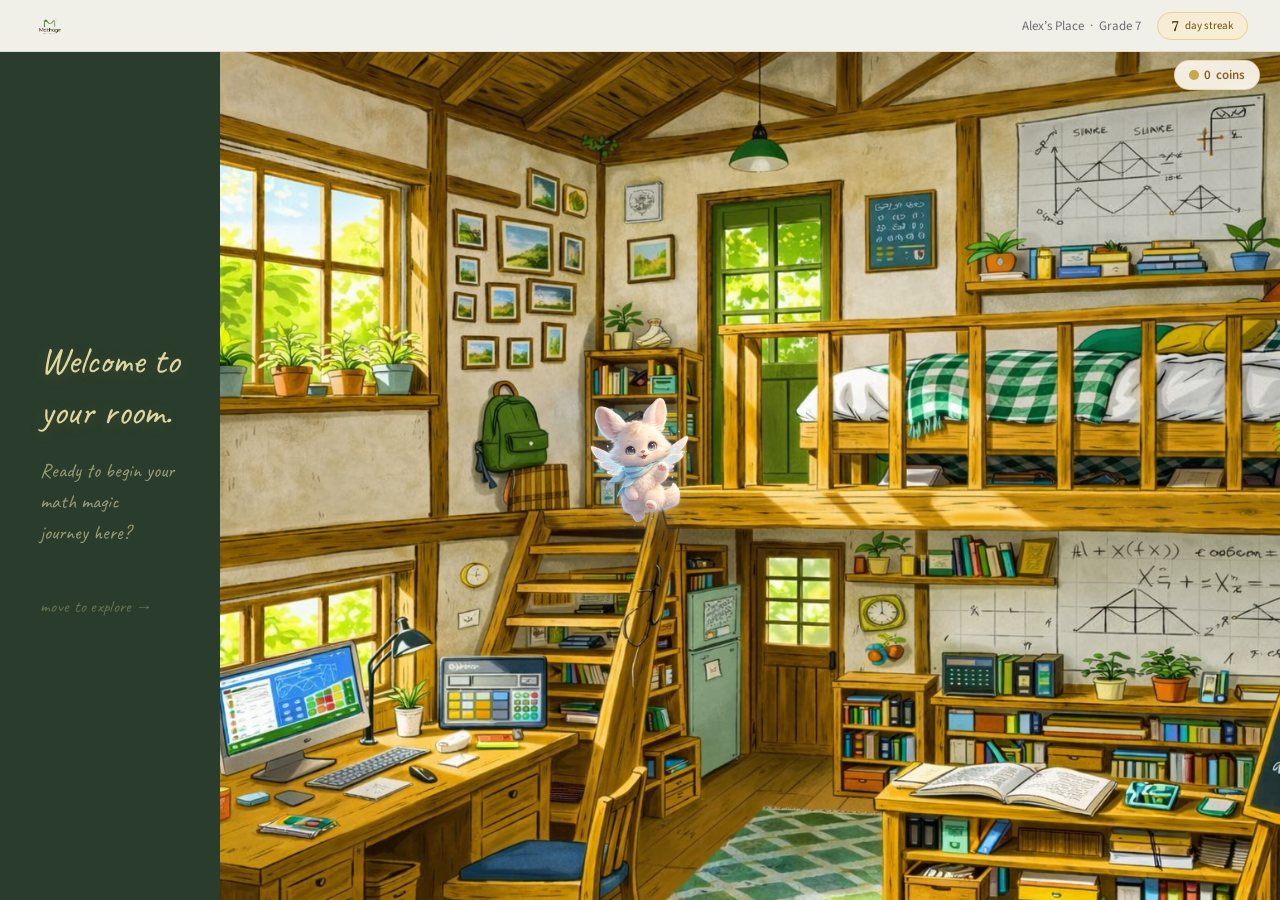
<file: dashboard.html>
<!DOCTYPE html>
<html lang="en">
<head>
<meta charset="UTF-8">
<meta name="viewport" content="width=device-width, initial-scale=1.0">
<title>Mathage — Your Room</title>
<style>
@import url('https://fonts.googleapis.com/css2?family=Lora:ital,wght@0,400;0,600;1,400&family=Source+Sans+3:wght@400;600&family=Caveat:wght@400;500&display=swap');
*{box-sizing:border-box;margin:0;padding:0}
:root{
  --f:#1C3A1E;--fl:#3D7A40;
  --cream:#FDFAF4;
  --gold:#C8A84B;--goldl:#E8D090;--goldp:#F7EDD4;
  --txt:#1c1d1f;--muted:#6a6f73;
  --serif:'Lora',Georgia,serif;
  --sans:'Source Sans 3',system-ui,sans-serif;
  --hand:'Caveat',cursive;
}
html,body{height:100%;margin:0;padding:0;overflow:hidden}
body{font-family:var(--sans);background:#2A3D2C;display:flex;flex-direction:column;height:100vh}

nav{
  display:flex;align-items:center;justify-content:space-between;
  padding:0 32px;height:52px;flex-shrink:0;
  background:rgba(253,250,244,0.94);
  border-bottom:1px solid rgba(200,185,150,0.4);
  z-index:10;position:relative;
}
.nav-logo{
  font-family:var(--serif);font-size:18px;font-weight:600;
  color:var(--f);display:flex;align-items:center;gap:8px;text-decoration:none;
}
.logo-dot{width:22px;height:22px;border-radius:50%;background:var(--f);display:flex;align-items:center;justify-content:center}
.logo-seed{width:8px;height:8px;border-radius:50%;background:#B8DFA0}
.nav-right{display:flex;align-items:center;gap:16px}
.nav-user{font-family:var(--sans);font-size:13px;font-weight:400;color:var(--muted)}
.nav-streak{
  display:flex;align-items:center;gap:6px;
  background:var(--goldp);border-radius:50px;
  padding:4px 14px;border:1px solid var(--goldl);
}
.streak-num{font-family:var(--serif);font-size:14px;font-weight:600;color:#3A2A00}
.streak-lbl{font-family:var(--sans);font-size:11px;color:#6A5010}

.main{
  flex:1;display:flex;align-items:stretch;
  overflow:hidden;height:calc(100vh - 52px);
}

.left-panel{
  flex-shrink:0;width:220px;
  display:flex;flex-direction:column;justify-content:center;
  padding:0 0 0 40px;
  pointer-events:none;z-index:2;
}
.left-line1{
  font-family:var(--hand);font-size:38px;font-weight:400;
  color:rgba(247,237,180,0.88);line-height:1.35;margin-bottom:18px;
  text-shadow:0 2px 16px rgba(180,140,40,0.2);
}
.left-line2{
  font-family:var(--hand);font-size:20px;font-weight:400;
  color:rgba(247,237,180,0.55);line-height:1.55;margin-bottom:48px;
}
.left-line3{
  font-family:var(--hand);font-size:17px;font-weight:400;
  color:rgba(247,237,180,0.30);letter-spacing:0.3px;
}

.room-wrap{
  flex:1;position:relative;overflow:hidden;
}
.room-wrap img{
  display:block;width:100%;height:100%;
  object-fit:cover;object-position:center center;
}

.hotspot{
  position:absolute;cursor:pointer;border-radius:8px;
  transition:box-shadow 0.25s ease, background 0.25s ease;
  background:transparent;
}
.hotspot:hover{
  box-shadow:0 0 0 3px rgba(212,185,100,0.55), 0 0 40px 16px rgba(212,185,100,0.2);
  background:rgba(212,185,100,0.07);
}

.hs-photos   {top:5%;  left:22%; width:22%; height:38%}
.hs-desk     {top:55%; left:0%;  width:38%; height:45%}
.hs-bookshelf{top:45%; left:55%; width:38%; height:50%}

.label-tag{
  position:absolute;
  font-family:var(--sans);font-size:11px;font-weight:600;
  padding:4px 10px;border-radius:50px;
  opacity:0;pointer-events:none;
  transition:opacity 0.2s;white-space:nowrap;
  background:rgba(30,20,8,0.82);color:#F7EDD4;
  z-index:5;
}
.hs-photos:hover    + .lbl-photos   {opacity:1}
.hs-desk:hover      + .lbl-desk     {opacity:1}
.hs-bookshelf:hover + .lbl-bookshelf{opacity:1}

.lbl-photos   {top:42%; left:22%}
.lbl-desk     {top:55%; left:1%}
.lbl-bookshelf{top:44%; left:56%}

.modal-overlay{
  display:none;position:fixed;inset:0;
  background:rgba(20,30,20,0.6);
  align-items:center;justify-content:center;z-index:100;
}
.modal-overlay.open{display:flex}
.modal{
  background:var(--cream);border-radius:14px;
  border:1.5px solid rgba(200,185,150,0.5);
  padding:32px 36px;max-width:360px;width:90%;
  position:relative;text-align:center;
  box-shadow:0 16px 48px rgba(0,0,0,0.3);
}
.modal-bar{width:40px;height:4px;border-radius:2px;margin:0 auto 20px}
.modal-sub{
  display:inline-block;
  font-family:var(--sans);font-size:11px;font-weight:600;
  letter-spacing:0.8px;text-transform:uppercase;
  padding:3px 12px;border-radius:50px;margin-bottom:14px;
}
.modal h3{
  font-family:var(--serif);font-size:22px;font-weight:600;
  color:var(--txt);margin-bottom:10px;
}
.modal p{
  font-family:var(--sans);font-size:14px;font-weight:400;
  color:var(--muted);line-height:1.65;margin-bottom:24px;
}
.modal-btn{
  font-family:var(--sans);font-size:14px;font-weight:600;
  color:var(--cream);border:none;border-radius:6px;
  padding:11px 28px;cursor:pointer;width:100%;transition:opacity .15s;
}
.modal-btn:hover{opacity:.88}
.modal-close{
  position:absolute;top:14px;right:16px;
  font-family:var(--sans);font-size:20px;font-weight:300;
  color:var(--muted);background:none;border:none;cursor:pointer;line-height:1;
}
.modal-close:hover{color:var(--txt)}
</style>
<link rel="stylesheet" href="mobile.css">
</head>
<body>

<nav>
  <div class="nav-logo" onclick="window.location.href='index.html'" style="cursor:pointer"><img src="images/logo.png" alt="Mathage" style="height:36px;width:auto;display:block;object-fit:contain;">
  </div>
  <div class="nav-right">
    <span class="nav-user">Alex&#8217;s Place &nbsp;&#183;&nbsp; Grade 7</span>
    <div class="nav-streak">
      <span class="streak-num">7</span>
      <span class="streak-lbl">day streak</span>
    </div>
  </div>
</nav>

<div class="main">

  <div class="left-panel">
    <p class="left-line1">Welcome to<br>your room.</p>
    <p class="left-line2">Ready to begin your<br>math magic<br>journey here?</p>
    <p class="left-line3">move to explore &#8594;</p>
  </div>

  <div class="room-wrap">
    <img src="images/room.png" alt="Alex's math house" draggable="false">

    <div class="hotspot hs-photos" onclick="window.location.href='journey.html'"></div>
    <div class="label-tag lbl-photos">Photo wall &#8212; My Journey</div>

    <div class="hotspot hs-desk" onclick="window.location.href='build.html'"></div>
    <div class="label-tag lbl-desk">Desk &#8212; Build Mode</div>

    <div class="hotspot hs-bookshelf" onclick="window.location.href='story.html'"></div>
    <div class="label-tag lbl-bookshelf">Bookshelf &#8212; Story Mode</div>
  </div>

</div>

<div class="modal-overlay" id="overlay" onclick="handleOverlayClick(event)">
  <div class="modal" id="modal">
    <button class="modal-close" onclick="closeModal()">&#215;</button>
    <div class="modal-bar" id="modal-bar"></div>
    <div class="modal-sub" id="modal-sub"></div>
    <h3 id="modal-title"></h3>
    <p id="modal-desc"></p>
    <button class="modal-btn" id="modal-btn"></button>
  </div>
</div>

<script>
var data = {
  story: {
    bar:'#5A8A3C', sub:'Story Mode', subBg:'#EBF5E6', subColor:'#2A5A14',
    title:'Bookshelf',
    desc:'Your collection of math stories lives here. Each chapter is a new adventure &#8212; follow the narrative, answer questions woven into the plot, and unlock the next part of the tale.',
    btn:'Continue reading &#8594;', btnBg:'#3D7A40'
  },
  build: {
    bar:'#C8A84B', sub:'Build Mode', subBg:'#F7EDD4', subColor:'#5A3A00',
    title:'Computer Desk',
    desc:'Real tasks, real math. Plan a road trip, budget a shopping haul, design a room layout &#8212; use what you know to build something you&#8217;re proud of.',
    btn:'Open a challenge &#8594;', btnBg:'#8A6820'
  },
  journey: {
    bar:'#7EB8D4', sub:'My Journey', subBg:'#D4EEF8', subColor:'#1A5878',
    title:'Photo Wall',
    desc:'Every problem solved, every streak kept, every moment you pushed through and figured it out &#8212; pinned here. This is how you became a math person.',
    btn:'See my journey &#8594;', btnBg:'#2A6888'
  }
};

function openModal(type) {
  var d = data[type];
  document.getElementById('modal-bar').style.background = d.bar;
  var sub = document.getElementById('modal-sub');
  sub.textContent = d.sub;
  sub.style.background = d.subBg;
  sub.style.color = d.subColor;
  document.getElementById('modal-title').innerHTML = d.title;
  document.getElementById('modal-desc').innerHTML = d.desc;
  var btn = document.getElementById('modal-btn');
  btn.innerHTML = d.btn;
  btn.style.background = d.btnBg;
  document.getElementById('overlay').classList.add('open');
}
function closeModal() {
  document.getElementById('overlay').classList.remove('open');
}
function handleOverlayClick(e) {
  if (e.target === document.getElementById('overlay')) closeModal();
}
</script>



<script>
  document.body.dataset.sageMode = 'dashboard-center';
</script>
<script src="sage-component.js"></script>
</body>
</html>
</file>
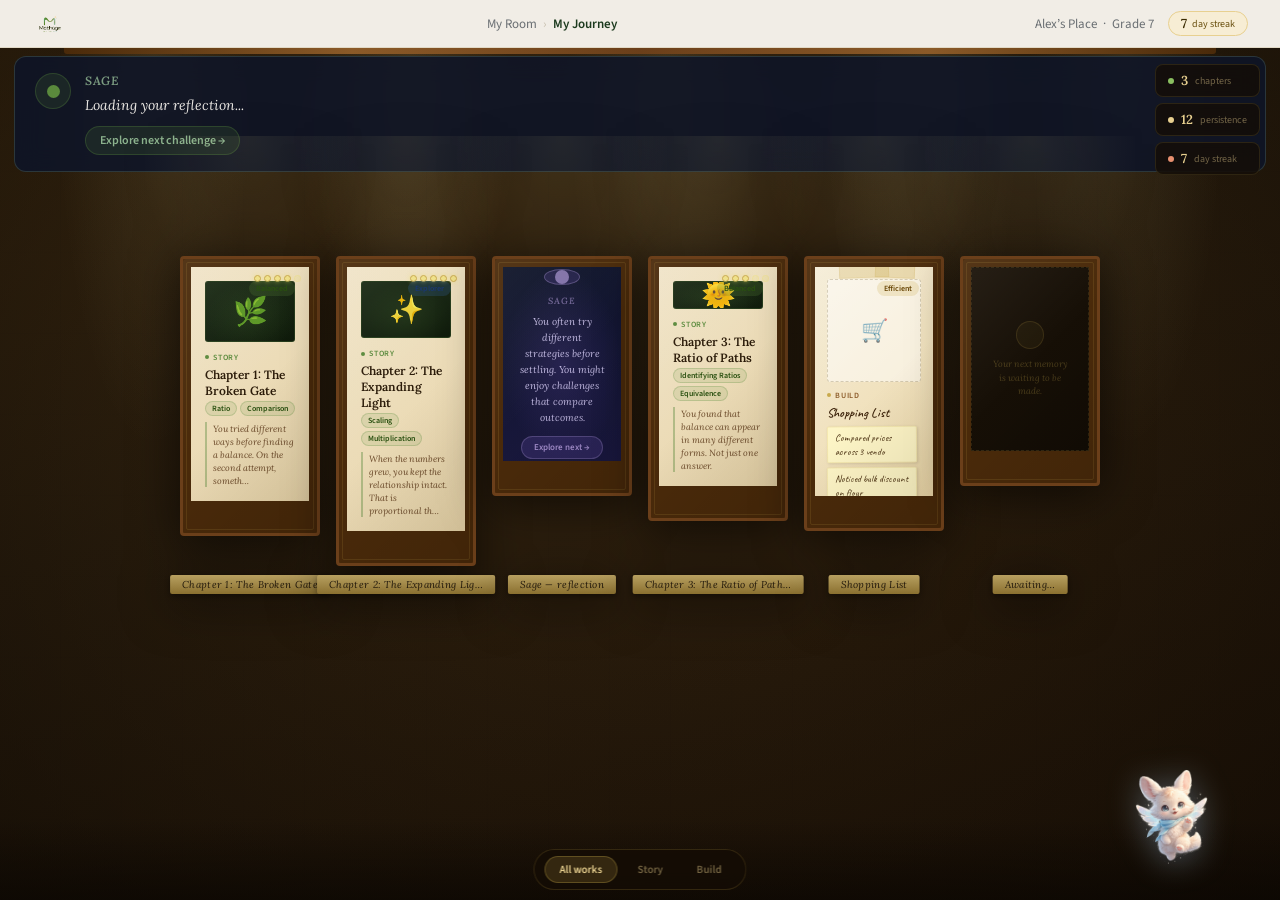
<file: journey.html>
<!DOCTYPE html>
<html lang="en">
<head>
<meta charset="UTF-8">
<meta name="viewport" content="width=device-width, initial-scale=1.0">
<title>Mathage — My Journey</title>
<style>
@import url('https://fonts.googleapis.com/css2?family=Lora:ital,wght@0,400;0,500;0,600;1,400;1,600&family=Source+Sans+3:wght@300;400;600&family=Caveat:wght@400;500;600&display=swap');
*{box-sizing:border-box;margin:0;padding:0}
:root{
  --wall:#2C1F0E;--wall2:#3A2810;--wall3:#221508;
  --wood:#6B3F1A;--wood2:#8B5A28;--wood3:#4A2A0A;
  --floor:#1A0E04;
  --cream:#FDFAF4;--warm:#F5EDD8;--parch:#EDE0C0;--parch2:#E0C888;
  --gold:#C8A84B;--goldl:#E8D090;--goldp:#F7EDD4;
  --sage:#5A8A3C;--sagel:#8ABF60;--sagep:#C8DFB0;
  --purple:#7A5AAA;--purplel:#C0A8E8;
  --coral:#C85A3A;--corall:#E89070;
  --blue:#3A70B8;--bluel:#80B0E8;
  --spot:rgba(255,240,180,0.12);
  --serif:'Lora',Georgia,serif;
  --sans:'Source Sans 3',system-ui,sans-serif;
  --hand:'Caveat',cursive;
}
html,body{height:100%;margin:0;padding:0;overflow:hidden}
body{font-family:var(--sans);background:var(--wall);display:flex;flex-direction:column;height:100vh;color:var(--cream)}

/* NAV */
nav{
  display:flex;align-items:center;justify-content:space-between;
  padding:0 32px;height:48px;flex-shrink:0;
  background:rgba(253,250,244,0.94);
  border-bottom:1px solid rgba(200,185,150,0.4);z-index:200;
}
.nav-logo{font-family:var(--serif);font-size:17px;font-weight:600;color:#1C3A1E;display:flex;align-items:center;gap:7px;text-decoration:none}
.logo-dot{width:20px;height:20px;border-radius:50%;background:#1C3A1E;display:flex;align-items:center;justify-content:center}
.logo-seed{width:7px;height:7px;border-radius:50%;background:#B8DFA0}
.nav-mid{font-family:var(--sans);font-size:13px;color:#6a6f73;display:flex;align-items:center;gap:3px}
.nav-sep{color:#C8C0B0;margin:0 3px}
.nav-active{color:#1C3A1E;font-weight:600}
.nav-right{display:flex;align-items:center;gap:14px}
.nav-user{font-family:var(--sans);font-size:13px;color:#6a6f73}
.nav-streak{display:flex;align-items:center;gap:5px;background:var(--goldp);border-radius:50px;padding:3px 12px;border:1px solid var(--goldl)}
.streak-num{font-family:var(--serif);font-size:13px;font-weight:600;color:#3A2A00}
.streak-lbl{font-family:var(--sans);font-size:10px;color:#6A5010}

/* PAGES */
.page{display:none;flex:1;position:relative;overflow:hidden}
.page.active{display:flex;flex-direction:column}

/* ══ GALLERY ROOM ══ */
.gallery-room{
  flex:1;position:relative;overflow:hidden;
  background:var(--wall);
}

/* wall texture */
.wall-texture{
  position:absolute;inset:0;z-index:0;
  background:
    repeating-linear-gradient(90deg,transparent 0px,transparent 60px,rgba(0,0,0,0.03) 60px,rgba(0,0,0,0.03) 61px),
    repeating-linear-gradient(0deg,transparent 0px,transparent 80px,rgba(0,0,0,0.02) 80px,rgba(0,0,0,0.02) 81px),
    linear-gradient(160deg,#3A2810 0%,#2C1F0E 40%,#221508 100%);
}
.wall-vignette{
  position:absolute;inset:0;z-index:1;
  background:radial-gradient(ellipse at 50% 40%, transparent 30%, rgba(10,6,2,0.55) 100%);
}
.floor-strip{
  position:absolute;bottom:0;left:0;right:0;height:80px;z-index:1;
  background:linear-gradient(to top,rgba(10,6,2,0.7),transparent);
}

/* ceiling light */
.ceiling-rail{
  position:absolute;top:0;left:5%;right:5%;height:6px;z-index:3;
  background:linear-gradient(to right,var(--wood3),var(--wood2),var(--wood),var(--wood2),var(--wood3));
  border-radius:0 0 3px 3px;
}
.spot-light{
  position:absolute;top:6px;z-index:2;
  pointer-events:none;
}
.spot-light::before{
  content:'';position:absolute;top:0;left:50%;transform:translateX(-50%);
  width:200px;height:400px;
  background:radial-gradient(ellipse at 50% 0%,rgba(255,235,160,0.09) 0%,transparent 70%);
  pointer-events:none;
}

/* particles */
.dust{position:absolute;inset:0;z-index:2;pointer-events:none;overflow:hidden}
.dust-pt{
  position:absolute;border-radius:50%;
  background:rgba(255,235,180,0.5);
  animation:dustFloat linear infinite;
}
@keyframes dustFloat{
  0%{transform:translateY(100vh) translateX(0px);opacity:0}
  10%{opacity:1}
  90%{opacity:.5}
  100%{transform:translateY(-100px) translateX(30px);opacity:0}
}

/* ══ FRAMES ══ */
.frames-container{
  position:absolute;inset:0;z-index:5;
  overflow-y:auto;overflow-x:hidden;
}
.frames-container::-webkit-scrollbar{width:4px}
.frames-container::-webkit-scrollbar-track{background:transparent}
.frames-container::-webkit-scrollbar-thumb{background:rgba(200,168,75,.2);border-radius:2px}

.gallery-wall{
  position:relative;
  min-height:calc(100vh - 48px);
  padding:48px 60px 100px;
}

/* frame base */
.art-frame{
  position:absolute;
  cursor:pointer;
  transform-origin:center center;
  transition:transform .3s ease, filter .3s ease;
  filter:drop-shadow(0 8px 24px rgba(0,0,0,0.6));
}
.art-frame:hover{
  filter:drop-shadow(0 12px 36px rgba(200,168,75,0.25)) drop-shadow(0 8px 24px rgba(0,0,0,0.6));
  z-index:20;
}
.art-frame:hover .frame-outer{border-color:rgba(200,168,75,0.55)}
.art-frame:hover .frame-spotlight{opacity:1}
.art-frame:hover .frame-hover-reveal{opacity:1}

/* spotlight per frame */
.frame-spotlight{
  position:absolute;top:-120px;left:50%;transform:translateX(-50%);
  width:150%;height:160px;
  background:radial-gradient(ellipse at 50% 0%,rgba(255,235,160,0.13) 0%,transparent 75%);
  pointer-events:none;opacity:0.6;transition:opacity .3s;
}

/* frame structure */
.frame-outer{
  border-radius:4px;
  border:3px solid var(--wood);
  position:relative;overflow:visible;
  background:var(--wood3);
  transition:border-color .3s;
}
.frame-outer::before{
  content:'';position:absolute;inset:3px;
  border:1px solid rgba(200,168,75,0.15);
  border-radius:2px;pointer-events:none;z-index:10;
}
.frame-outer::after{
  content:'';position:absolute;inset:0;
  background:linear-gradient(135deg,rgba(255,255,255,0.06) 0%,transparent 50%,rgba(0,0,0,0.12) 100%);
  pointer-events:none;z-index:11;border-radius:3px;
}

/* hanging wire */
.frame-wire{
  position:absolute;top:-22px;left:50%;transform:translateX(-50%);
  width:60%;height:22px;
  pointer-events:none;z-index:4;
}
.frame-nail{
  position:absolute;top:-26px;left:50%;transform:translateX(-50%);
  width:6px;height:10px;
  background:linear-gradient(to bottom,#B8A060,#8A7030);
  border-radius:1px 1px 3px 3px;z-index:4;
}

/* inner mat */
.frame-mat{
  margin:8px;
  background:var(--parch);
  padding:0;
  overflow:hidden;
  position:relative;
}

/* hover reveal overlay */
.frame-hover-reveal{
  position:absolute;inset:0;
  background:rgba(20,12,4,0.72);
  opacity:0;transition:opacity .25s;
  display:flex;flex-direction:column;align-items:flex-start;justify-content:flex-end;
  padding:12px 14px;gap:4px;z-index:20;
}
.hr-row{display:flex;align-items:center;gap:8px}
.hr-lbl{font-family:var(--sans);font-size:9px;font-weight:600;letter-spacing:.6px;text-transform:uppercase;color:rgba(232,208,144,0.55)}
.hr-val{font-family:var(--serif);font-size:12px;color:var(--goldl)}

/* frame label plate */
.frame-plate{
  position:absolute;bottom:-28px;left:50%;transform:translateX(-50%);
  background:linear-gradient(to bottom,#B8A060,#8A7030);
  border-radius:2px;padding:3px 12px;
  font-family:var(--serif);font-size:10px;font-style:italic;color:rgba(20,12,4,0.9);
  white-space:nowrap;letter-spacing:.3px;
  box-shadow:0 2px 6px rgba(0,0,0,0.4);
}

/* ── STORY FRAME interior ── */
.story-mat{
  width:100%;height:100%;
  background:linear-gradient(135deg,#F0E4C8 0%,#E8D4A8 100%);
  padding:14px;
  display:flex;flex-direction:column;
  position:relative;
}
.story-scene{
  flex:1;border-radius:3px;overflow:hidden;
  background:linear-gradient(160deg,#1A2A14 0%,#0E1A0A 100%);
  display:flex;align-items:center;justify-content:center;
  margin-bottom:10px;position:relative;font-size:28px;
  border:1px solid rgba(90,138,60,0.2);
}
.story-scene-glow{
  position:absolute;inset:0;
  background:radial-gradient(ellipse at 50% 60%,rgba(90,138,60,0.15) 0%,transparent 70%);
}
.story-type{font-family:var(--sans);font-size:8px;font-weight:600;letter-spacing:.8px;text-transform:uppercase;color:var(--sage);margin-bottom:4px;display:flex;align-items:center;gap:4px}
.story-type-dot{width:4px;height:4px;border-radius:50%;background:var(--sage)}
.story-title{font-family:var(--serif);font-size:12px;font-weight:600;color:var(--ink, #2A1A08);line-height:1.3;margin-bottom:3px}
.story-concepts{display:flex;gap:3px;flex-wrap:wrap;margin-bottom:6px}
.story-concept{font-family:var(--sans);font-size:8px;font-weight:600;padding:1px 6px;border-radius:50px;background:rgba(90,138,60,0.12);border:1px solid rgba(90,138,60,0.25);color:#2A5010}
.story-quote{font-family:var(--serif);font-size:9px;font-style:italic;color:#6A4828;line-height:1.45;border-left:2px solid rgba(90,138,60,0.4);padding-left:6px}
.persist-dots{display:flex;gap:3px;position:absolute;top:8px;right:8px}
.pdot{width:7px;height:7px;border-radius:50%;background:rgba(240,224,96,0.15);border:1px solid rgba(240,224,96,0.2)}
.pdot.lit{background:rgba(240,224,96,0.6);border-color:var(--gold);box-shadow:0 0 4px rgba(240,224,96,0.5)}

/* ── BUILD FRAME interior (scrapbook) ── */
.build-mat{
  width:100%;height:100%;
  background:linear-gradient(135deg,#F5EDD8 0%,#EDD8A8 100%);
  padding:12px;
  position:relative;overflow:hidden;
}
.scrap-tape{
  position:absolute;
  background:rgba(200,168,75,0.25);
  border:1px solid rgba(200,168,75,0.15);
}
.scrap-tape.t1{top:-3px;left:20%;width:50px;height:14px;transform:rotate(-2deg)}
.scrap-tape.t2{top:-3px;right:15%;width:40px;height:14px;transform:rotate(2deg)}
.scrap-sketch{
  width:100%;height:50%;border-radius:3px;overflow:hidden;
  background:rgba(255,255,255,0.5);
  display:flex;align-items:center;justify-content:center;
  border:1px dashed rgba(100,80,30,0.25);
  margin-bottom:8px;font-size:22px;
  position:relative;
}
.sketch-lines{position:absolute;inset:0;opacity:.12}
.build-type{font-family:var(--sans);font-size:8px;font-weight:600;letter-spacing:.8px;text-transform:uppercase;color:var(--wood2);margin-bottom:4px;display:flex;align-items:center;gap:4px}
.build-type-dot{width:4px;height:4px;border-radius:50%;background:var(--gold)}
.build-title{font-family:var(--hand);font-size:13px;font-weight:600;color:#3A2008;margin-bottom:5px}
.pinned-note{
  background:rgba(255,248,200,0.85);border-radius:2px;
  padding:4px 7px;margin-bottom:4px;
  font-family:var(--hand);font-size:10px;color:#4A3010;line-height:1.35;
  border:1px solid rgba(200,168,75,0.2);
  box-shadow:1px 1px 3px rgba(0,0,0,0.12);
  transform:rotate(-0.5deg);
  position:relative;display:inline-block;margin-right:4px;
}
.outcome-row{display:flex;gap:4px;flex-wrap:wrap;margin-top:5px}
.out-chip{font-family:var(--sans);font-size:8px;font-weight:600;padding:2px 6px;border-radius:50px}

/* ── SAGE FRAME interior ── */
.sage-mat{
  width:100%;height:100%;
  background:linear-gradient(160deg,#0E1428 0%,#1A1840 100%);
  display:flex;flex-direction:column;align-items:center;justify-content:center;
  padding:16px;text-align:center;position:relative;overflow:hidden;
}
.sage-scroll-glow{
  position:absolute;inset:0;
  background:radial-gradient(ellipse at 50% 50%,rgba(120,90,200,0.18) 0%,transparent 70%);
  animation:sagePulse 3s ease-in-out infinite;
}
@keyframes sagePulse{0%,100%{opacity:.5}50%{opacity:1}}
.sage-frame-icon{
  width:36px;height:36px;border-radius:50%;
  background:rgba(120,90,200,0.18);border:1.5px solid rgba(192,168,232,0.3);
  display:flex;align-items:center;justify-content:center;margin:0 auto 10px;
  position:relative;z-index:2;
}
.sage-frame-inner{width:14px;height:14px;border-radius:50%;background:rgba(192,168,232,0.6)}
.sage-frame-name{font-family:var(--serif);font-size:9px;font-style:italic;font-weight:600;letter-spacing:.8px;text-transform:uppercase;color:rgba(192,168,232,0.5);margin-bottom:8px;position:relative;z-index:2}
.sage-frame-txt{font-family:var(--serif);font-size:10px;font-style:italic;color:rgba(220,210,250,0.85);line-height:1.6;margin-bottom:10px;position:relative;z-index:2}
.sage-frame-btn{
  font-family:var(--sans);font-size:9px;font-weight:600;
  background:rgba(120,90,200,0.2);border:1px solid rgba(192,168,232,0.25);
  border-radius:20px;padding:4px 12px;cursor:pointer;color:rgba(192,168,232,0.8);
  transition:all .2s;position:relative;z-index:2;
}
.sage-frame-btn:hover{background:rgba(120,90,200,0.35)}

/* ── EMPTY frame ── */
.empty-mat{
  width:100%;height:100%;
  background:linear-gradient(135deg,#1A1208 0%,#120C04 100%);
  display:flex;flex-direction:column;align-items:center;justify-content:center;
  padding:16px;text-align:center;
  border:1px dashed rgba(200,168,75,0.15);
}
.empty-frame-orb{width:28px;height:28px;border-radius:50%;background:rgba(200,168,75,0.06);border:1px solid rgba(200,168,75,0.15);margin:0 auto 8px}
.empty-frame-txt{font-family:var(--serif);font-size:9px;font-style:italic;color:rgba(200,168,75,0.3);line-height:1.5}

/* ── GLOW frame (high persist) ── */
.frame-glow-aura{
  position:absolute;inset:-8px;border-radius:8px;
  background:rgba(240,216,96,0.0);
  animation:frameGlow 3s ease-in-out infinite;
  pointer-events:none;z-index:-1;
}
@keyframes frameGlow{0%,100%{box-shadow:0 0 0 0 rgba(240,216,96,0)}50%{box-shadow:0 0 20px 4px rgba(240,216,96,0.12)}}

/* DETAIL PAGE */
.detail-overlay{
  display:none;position:fixed;inset:0;z-index:300;
  background:rgba(10,6,2,0.82);backdrop-filter:blur(6px);
  align-items:center;justify-content:center;
  overflow-y:auto;padding:20px;
}
.detail-overlay.open{display:flex}
.detail-panel{
  background:var(--parch);border-radius:6px;
  border:3px solid var(--wood);
  max-width:560px;width:100%;
  box-shadow:0 24px 64px rgba(0,0,0,0.7),inset 0 0 40px rgba(180,140,60,0.05);
  overflow:hidden;position:relative;
  max-height:90vh;overflow-y:auto;
}
.detail-panel::-webkit-scrollbar{width:3px}
.detail-panel::-webkit-scrollbar-thumb{background:rgba(180,140,60,.3)}
.dp-top{height:5px;background:repeating-linear-gradient(90deg,var(--gold) 0,var(--gold) 8px,#8A6020 8px,#8A6020 16px)}
.dp-body{padding:28px 32px 32px}
.dp-close{position:absolute;top:12px;right:14px;font-family:var(--sans);font-size:18px;color:rgba(100,70,20,0.6);background:none;border:none;cursor:pointer;line-height:1;z-index:10}
.dp-close:hover{color:#3A2008}
.dp-type{font-family:var(--sans);font-size:9px;font-weight:600;letter-spacing:1px;text-transform:uppercase;margin-bottom:8px;display:inline-flex;align-items:center;gap:4px;padding:2px 10px;border-radius:50px}
.dp-title{font-family:var(--serif);font-size:22px;font-weight:600;color:#2A1A08;margin-bottom:5px;line-height:1.25}
.dp-sub{font-family:var(--serif);font-size:13px;font-style:italic;color:#6A4828;margin-bottom:16px;line-height:1.4}
.dp-divider{border:none;border-top:1px dashed rgba(180,140,60,0.3);margin:0 0 16px}
.dp-sec-title{font-family:var(--sans);font-size:9px;font-weight:600;letter-spacing:1px;text-transform:uppercase;color:#9A7040;margin-bottom:8px}
.dp-concepts{display:flex;gap:5px;flex-wrap:wrap;margin-bottom:16px}
.dp-concept{font-family:var(--sans);font-size:10px;font-weight:600;padding:2px 9px;border-radius:50px;background:rgba(90,138,60,0.1);border:1px solid rgba(90,138,60,0.25);color:#2A5010}
.dp-quote{background:rgba(245,237,216,0.7);border-radius:8px;padding:13px 15px;border-left:3px solid rgba(90,138,60,0.5);font-family:var(--serif);font-size:13px;font-style:italic;color:#3A2A10;line-height:1.65;margin-bottom:16px}
.dp-steps{display:flex;flex-direction:column;gap:7px;margin-bottom:16px}
.dp-step{display:flex;gap:10px;padding:9px 12px;background:rgba(200,168,75,0.06);border-radius:7px;border:1px solid rgba(200,168,75,0.12)}
.dp-step-n{width:18px;height:18px;border-radius:50%;background:rgba(200,168,75,0.15);border:1px solid rgba(200,168,75,0.3);display:flex;align-items:center;justify-content:center;font-family:var(--serif);font-size:10px;color:#8A6020;flex-shrink:0;margin-top:1px}
.dp-step-txt{font-family:var(--sans);font-size:12px;color:#3A2A10;line-height:1.4}
.dp-step-out{font-family:var(--sans);font-size:10px;color:#7A5A28;margin-top:2px}
.dp-persist{display:flex;gap:6px;margin-bottom:16px;flex-wrap:wrap}
.dp-orb{width:28px;height:28px;border-radius:50%;background:rgba(240,224,96,0.08);border:1px solid rgba(240,224,96,0.15)}
.dp-orb.lit{background:rgba(240,224,96,0.2);border-color:var(--gold);box-shadow:0 0 6px rgba(240,224,96,0.3)}
.dp-growth{background:rgba(106,74,154,0.1);border:1px solid rgba(106,74,154,0.2);border-radius:8px;padding:12px 14px;margin-bottom:20px}
.dp-growth-lbl{font-family:var(--sans);font-size:9px;font-weight:600;letter-spacing:.7px;text-transform:uppercase;color:rgba(160,130,200,0.6);margin-bottom:5px}
.dp-growth-txt{font-family:var(--serif);font-size:12px;font-style:italic;color:rgba(200,180,240,0.85);line-height:1.55}
.dp-decisions{display:flex;flex-direction:column;gap:6px;margin-bottom:14px}
.dp-dec{display:flex;gap:7px;font-family:var(--sans);font-size:12px;color:#3A2A10;line-height:1.4}
.dp-dec-dot{width:5px;height:5px;border-radius:50%;background:var(--gold);margin-top:5px;flex-shrink:0}
.dp-outcomes{display:flex;gap:6px;flex-wrap:wrap;margin-bottom:16px}
.dp-out{font-family:var(--sans);font-size:10px;font-weight:600;padding:3px 10px;border-radius:50px}
.dp-btns{display:flex;gap:8px;flex-wrap:wrap}
.dp-btn{font-family:var(--serif);font-size:13px;font-weight:600;font-style:italic;border:none;border-radius:5px;padding:10px 20px;cursor:pointer;transition:all .2s}
.dp-btn.p{background:#3A5A20;color:var(--cream)}.dp-btn.p:hover{background:#2A4A14}
.dp-btn.g{background:rgba(180,140,60,0.1);color:#6A4820;border:1px dashed rgba(180,140,60,0.3)}.dp-btn.g:hover{background:rgba(180,140,60,0.18)}
.dp-bot{height:5px;background:repeating-linear-gradient(90deg,var(--gold) 0,var(--gold) 8px,#8A6020 8px,#8A6020 16px)}

/* filter bar */
.filter-bar{
  position:absolute;bottom:20px;left:50%;transform:translateX(-50%);
  z-index:50;display:flex;gap:6px;
  background:rgba(20,12,4,0.75);
  border:1px solid rgba(200,168,75,0.18);
  border-radius:50px;padding:6px 10px;
  backdrop-filter:blur(10px);
}
.fbar-btn{font-family:var(--sans);font-size:11px;font-weight:600;padding:5px 14px;border-radius:50px;border:none;background:transparent;color:rgba(232,208,144,0.45);cursor:pointer;transition:all .2s}
.fbar-btn:hover{color:var(--goldl)}
.fbar-btn.active{background:rgba(200,168,75,0.18);color:var(--goldl);border:1px solid rgba(200,168,75,0.3)}

/* stats floating */
.stats-float{
  position:absolute;top:16px;right:20px;z-index:50;
  display:flex;flex-direction:column;gap:6px;
}
.stat-chip{
  background:rgba(20,12,4,0.75);border:1px solid rgba(200,168,75,0.14);
  border-radius:8px;padding:7px 12px;
  backdrop-filter:blur(10px);display:flex;align-items:center;gap:7px;
}
.stat-chip-dot{width:6px;height:6px;border-radius:50%}
.stat-chip-val{font-family:var(--serif);font-size:13px;font-weight:600;color:var(--goldl)}
.stat-chip-lbl{font-family:var(--sans);font-size:10px;color:rgba(232,208,144,0.45)}

.fade-in{animation:fi .5s ease forwards}
@keyframes fi{from{opacity:0;transform:translateY(8px)}to{opacity:1;transform:translateY(0)}}
</style>
<link rel="stylesheet" href="mobile.css">
</head>
<body>

<nav>
  <div class="nav-logo" onclick="window.location.href='index.html'" style="cursor:pointer"><img src="images/logo.png" alt="Mathage" style="height:36px;width:auto;display:block;object-fit:contain;">
  </div>
  <div class="nav-mid">
    <span style="cursor:pointer" onclick="window.location.href='dashboard.html'">My Room</span><span class="nav-sep">&#8250;</span>
    <span class="nav-active">My Journey</span>
  </div>
  <div class="nav-right">
    <span class="nav-user">Alex&#8217;s Place &nbsp;&#183;&nbsp; Grade 7</span>
    <div class="nav-streak"><span class="streak-num">7</span><span class="streak-lbl">day streak</span></div>
  </div>
</nav>

<div class="page active" id="page-gallery">
  <div class="gallery-room">

    <div class="wall-texture"></div>
    <div class="wall-vignette"></div>
    <div class="floor-strip"></div>
    <div class="ceiling-rail"></div>
    <div class="dust" id="dust-layer"></div>

    <!-- spotlights -->
    <div class="spot-light" style="left:12%"></div>
    <div class="spot-light" style="left:32%"></div>
    <div class="spot-light" style="left:52%"></div>
    <div class="spot-light" style="left:72%"></div>
    <div class="spot-light" style="left:88%"></div>

    <!-- stats -->
    <div class="stats-float">
      <div class="stat-chip"><div class="stat-chip-dot" style="background:var(--sagel)"></div><div class="stat-chip-val">3</div><div class="stat-chip-lbl">chapters</div></div>
      <div class="stat-chip"><div class="stat-chip-dot" style="background:var(--goldl)"></div><div class="stat-chip-val">12</div><div class="stat-chip-lbl">persistence</div></div>
      <div class="stat-chip"><div class="stat-chip-dot" style="background:var(--corall)"></div><div class="stat-chip-val">7</div><div class="stat-chip-lbl">day streak</div></div>
    </div>


      <!-- Sage reflection panel -->
      <div id="journey-sage-panel" style="
        position:relative;z-index:5;
        margin:16px 36px 20px;
        background:rgba(14,20,40,0.85);
        border:1px solid rgba(168,212,168,0.18);
        border-radius:12px;padding:16px 20px;
        display:flex;align-items:flex-start;gap:14px;
        backdrop-filter:blur(12px);flex-shrink:0;
      ">
        <div style="width:36px;height:36px;border-radius:50%;flex-shrink:0;background:rgba(90,138,60,0.15);border:1.5px solid rgba(90,138,60,0.3);display:flex;align-items:center;justify-content:center;">
          <div style="width:13px;height:13px;border-radius:50%;background:#5A8A3C"></div>
        </div>
        <div style="flex:1">
          <div style="font-family:var(--serif);font-size:12px;font-weight:600;font-style:italic;color:rgba(168,212,168,0.7);text-transform:uppercase;letter-spacing:.7px;margin-bottom:6px">Sage</div>
          <div id="journey-sage-txt" style="font-family:var(--serif);font-size:14px;font-style:italic;color:rgba(253,250,244,0.92);line-height:1.6;margin-bottom:10px">Loading your reflection...</div>
          <button onclick="window.location.href='story.html'" style="font-family:var(--sans);font-size:12px;font-weight:600;background:rgba(90,138,60,0.15);border:1px solid rgba(90,138,60,0.3);border-radius:20px;padding:5px 14px;cursor:pointer;color:rgba(168,212,168,0.8)">Explore next challenge &#8594;</button>
        </div>
      </div>
    <!-- filter bar -->
    <div class="filter-bar">
      <button class="fbar-btn active" onclick="filter('all',this)">All works</button>
      <button class="fbar-btn" onclick="filter('story',this)">Story</button>
      <button class="fbar-btn" onclick="filter('build',this)">Build</button>
    </div>

    <div class="frames-container">
      <div class="gallery-wall" id="gallery-wall"></div>
    </div>

  </div>
</div>

<!-- DETAIL OVERLAY -->
<div class="detail-overlay" id="detail-overlay" onclick="handleDetailClick(event)">
  <div class="detail-panel" id="detail-panel">
    <div class="dp-top"></div>
    <div class="dp-body" id="dp-body"></div>
    <div class="dp-bot"></div>
  </div>
</div>

<script>
/* ── DATA ── */
var data = [
  {
    id:'ch1',type:'story',emoji:'&#127807;',
    title:'Chapter 1: The Broken Gate',
    sub:'Story 1 · The Ratio of Light',
    concepts:['Ratio','Comparison','Equivalence'],
    attempts:3,revised:true,exploration:'High',persistCount:4,
    date:'Apr 14',
    quote:'You tried different ways before finding a balance. On the second attempt, something shifted.',
    steps:[
      {n:1,txt:'Started with a direct guess',out:'Gate stayed dim'},
      {n:2,txt:'Adjusted both values together',out:'Light steadied a little'},
      {n:3,txt:'Noticed the 2:1 relationship',out:'Gate opened'},
    ],
    growth:'Try noticing how two quantities change together — that relationship has a name.',
    badge:'Balanced',badgeColor:'#2A5010',badgeBg:'rgba(90,138,60,.22)',
    frameW:200,frameH:280,frameTop:60,frameLeft:40,frameRot:-1.2,
  },
  {
    id:'ch2',type:'story',emoji:'&#10024;',
    title:'Chapter 2: The Expanding Light',
    sub:'Story 1 · The Ratio of Light',
    concepts:['Scaling','Multiplication','Proportional Reasoning'],
    attempts:5,revised:true,exploration:'High',persistCount:5,
    date:'Apr 15',
    quote:'When the numbers grew, you kept the relationship intact. That is proportional thinking.',
    steps:[
      {n:1,txt:'Tried doubling only one value',out:'Light became unstable'},
      {n:2,txt:'Asked Sage for a hint',out:'Saw the visual model'},
      {n:3,txt:'Multiplied both by 2',out:'Balance held'},
      {n:4,txt:'Tried halving both',out:'Balance held at smaller scale'},
    ],
    growth:'You are starting to see that the relationship matters more than the size of the numbers.',
    badge:'Explorer',badgeColor:'#1A3870',badgeBg:'rgba(58,112,184,.22)',
    frameW:220,frameH:310,frameTop:30,frameLeft:280,frameRot:1.0,
    glowing:true,
  },
  {
    id:'sage',type:'sage',
    frameW:180,frameH:240,frameTop:80,frameLeft:540,frameRot:-0.5,
  },
  {
    id:'ch3',type:'story',emoji:'&#127774;',
    title:'Chapter 3: The Ratio of Paths',
    sub:'Story 1 · The Ratio of Light',
    concepts:['Identifying Ratios','Equivalence','Multiple Solutions'],
    attempts:2,revised:false,exploration:'Medium',persistCount:3,
    date:'Apr 16',
    quote:'You found that balance can appear in many different forms. Not just one answer.',
    steps:[
      {n:1,txt:'Identified A and B as balanced',out:'Relationship 2:1 holds'},
      {n:2,txt:'Built a new balanced pair from scratch',out:'Found 12:6'},
    ],
    growth:'Next time, try finding more than one answer on purpose — there are always more paths.',
    badge:'Balanced',badgeColor:'#2A5010',badgeBg:'rgba(90,138,60,.22)',
    frameW:195,frameH:265,frameTop:50,frameLeft:760,frameRot:0.8,
  },
  {
    id:'build1',type:'build',emoji:'&#128722;',
    title:'Shopping List',
    sub:'Build Mode · Quest Board',
    concepts:['Unit Rate','Percent','Budgeting'],
    decisions:['Compared prices across 3 vendors','Noticed bulk discount on flour','Adjusted plan twice after going over budget','Added herbs when budget allowed'],
    outcomes:[
      {lbl:'Balanced',color:'#2A5010',bg:'rgba(90,138,60,.12)',border:'rgba(90,138,60,.3)'},
      {lbl:'Efficient',color:'#6A4808',bg:'rgba(200,168,75,.12)',border:'rgba(200,168,75,.3)'},
      {lbl:'Creative',color:'#4A2870',bg:'rgba(106,74,154,.12)',border:'rgba(106,74,154,.3)'},
    ],
    reflection:'You explored options before choosing. That is how real decisions work.',
    growth:'Try planning your strategy before selecting items — it often leads to better outcomes.',
    badge:'Efficient',badgeColor:'#6A4808',badgeBg:'rgba(200,168,75,.22)',
    frameW:210,frameH:275,frameTop:70,frameLeft:990,frameRot:-0.6,
  },
  {
    id:'empty1',type:'empty',
    frameW:170,frameH:230,frameTop:90,frameLeft:1240,frameRot:1.2,
  },
];

var currentFilter = 'all';
var wallWidth = 0;

function renderGallery() {
  var wall = document.getElementById('gallery-wall');
  wall.innerHTML = '';
  var filtered = data.filter(function(f){
    if(currentFilter==='all') return true;
    if(currentFilter==='story') return f.type==='story'||f.type==='sage';
    if(currentFilter==='build') return f.type==='build'||f.type==='empty';
    return true;
  });

  var maxRight = 0;
  filtered.forEach(function(f){
    var right = f.frameLeft + f.frameW + 80;
    if(right > maxRight) maxRight = right;
  });
  wall.style.width = Math.max(maxRight, window.innerWidth - 60) + 'px';
  wall.style.minWidth = '100%';

  filtered.forEach(function(f){
    var el = document.createElement('div');
    el.className = 'art-frame' + (f.glowing ? ' glow-frame' : '');
    el.style.cssText = 'left:'+f.frameLeft+'px;top:'+f.frameTop+'px;width:'+f.frameW+'px;transform:rotate('+f.frameRot+'deg)';
    if(f.type!=='empty') el.onclick = function(){ openDetail(f.id); };

    var wireHTML = '<div class="frame-nail"></div><svg class="frame-wire" viewBox="0 0 100 22" fill="none" xmlns="http://www.w3.org/2000/svg"><path d="M5 2 Q50 22 95 2" stroke="rgba(140,100,30,0.5)" stroke-width="1" fill="none"/></svg>';

    var plateHTML = '<div class="frame-plate">'+(f.title?f.title.substring(0,28)+(f.title.length>28?'…':''):(f.type==='sage'?'Sage — reflection':'Awaiting…'))+'</div>';

    var spotHTML = '<div class="frame-spotlight"></div>';

    var glowAura = f.glowing ? '<div class="frame-glow-aura"></div>' : '';

    var matHTML = '';
    var matH = f.frameH - 46;

    if(f.type === 'story'){
      var pDots = '';
      for(var i=0;i<5;i++) pDots += '<div class="pdot'+(i<f.persistCount?' lit':'')+'"></div>';
      matHTML = '<div class="story-mat" style="height:'+matH+'px">'+
        '<div class="story-scene"><div class="story-scene-glow"></div><span>'+f.emoji+'</span></div>'+
        '<div class="persist-dots">'+pDots+'</div>'+
        '<div class="story-type"><div class="story-type-dot"></div>Story</div>'+
        '<div class="story-title">'+f.title+'</div>'+
        '<div class="story-concepts">'+f.concepts.slice(0,2).map(function(c){return '<div class="story-concept">'+c+'</div>';}).join('')+'</div>'+
        '<div class="story-quote">'+f.quote.substring(0,80)+(f.quote.length>80?'…':'')+'</div>'+
      '</div>';
    } else if(f.type === 'build'){
      matHTML = '<div class="build-mat" style="height:'+matH+'px">'+
        '<div class="scrap-tape t1"></div><div class="scrap-tape t2"></div>'+
        '<div class="scrap-sketch"><span>'+f.emoji+'</span></div>'+
        '<div class="build-type"><div class="build-type-dot"></div>Build</div>'+
        '<div class="build-title">'+f.title+'</div>'+
        f.decisions.slice(0,2).map(function(d){return '<div class="pinned-note">'+d.substring(0,30)+'</div>';}).join('')+
        '<div class="outcome-row">'+f.outcomes.map(function(o){return '<div class="out-chip" style="color:'+o.color+';background:'+o.bg+';border:1px solid '+o.border+'">'+o.lbl+'</div>';}).join('')+'</div>'+
      '</div>';
    } else if(f.type === 'sage'){
      matHTML = '<div class="sage-mat" style="height:'+matH+'px">'+
        '<div class="sage-scroll-glow"></div>'+
        '<div class="sage-frame-icon"><div class="sage-frame-inner"></div></div>'+
        '<div class="sage-frame-name">Sage</div>'+
        '<div class="sage-frame-txt">You often try different strategies before settling. You might enjoy challenges that compare outcomes.</div>'+
        '<button class="sage-frame-btn" onclick="event.stopPropagation();window.location.href=\'story.html\'">Explore next &#8594;</button>'+
      '</div>';
    } else {
      matHTML = '<div class="empty-mat" style="height:'+matH+'px">'+
        '<div class="empty-frame-orb"></div>'+
        '<div class="empty-frame-txt">Your next memory<br>is waiting to be made.</div>'+
      '</div>';
    }

    var badgeHTML = (f.badge) ?
      '<div style="position:absolute;top:14px;right:14px;z-index:15;font-family:var(--sans);font-size:8px;font-weight:600;padding:2px 7px;border-radius:50px;background:'+f.badgeBg+';color:'+f.badgeColor+'">'+f.badge+'</div>' : '';

    var hoverHTML = (f.type!=='empty'&&f.type!=='sage') ?
      '<div class="frame-hover-reveal">'+
        (f.attempts?'<div class="hr-row"><div class="hr-lbl">Attempts</div><div class="hr-val">'+f.attempts+'</div></div>':'')+
        '<div class="hr-row"><div class="hr-lbl">Exploration</div><div class="hr-val">'+f.exploration+'</div></div>'+
        '<div class="hr-row"><div class="hr-lbl">Date</div><div class="hr-val">'+f.date+'</div></div>'+
      '</div>' : '';

    el.innerHTML = glowAura + wireHTML + spotHTML +
      '<div class="frame-outer" style="width:'+f.frameW+'px;height:'+f.frameH+'px">'+
        '<div class="frame-mat">'+matHTML+badgeHTML+hoverHTML+'</div>'+
      '</div>'+
      plateHTML;

    wall.appendChild(el);
  });
}

function filter(type, el){
  currentFilter = type;
  document.querySelectorAll('.fbar-btn').forEach(function(b){b.classList.remove('active')});
  el.classList.add('active');
  renderGallery();
}

/* ── DETAIL ── */
function openDetail(id){
  var f = data.find(function(x){return x.id===id});
  if(!f||f.type==='sage'||f.type==='empty') return;
  var isStory = f.type==='story';
  var typeColor = isStory?'#2A5010':'#6A4808';
  var typeBg = isStory?'rgba(90,138,60,.12)':'rgba(200,168,75,.1)';
  var typeBorder = isStory?'rgba(90,138,60,.3)':'rgba(200,168,75,.25)';

  var html = '<button class="dp-close" onclick="closeDetail()">&#215;</button>';
  html += '<div class="dp-type" style="background:'+typeBg+';color:'+typeColor+';border:1px solid '+typeBorder+'">'+f.type.toUpperCase()+'</div>';
  html += '<div class="dp-title">'+f.title+'</div>';
  html += '<div class="dp-sub">'+f.sub+'</div>';
  html += '<hr class="dp-divider">';
  html += '<div class="dp-sec-title">Concepts explored</div>';
  html += '<div class="dp-concepts">'+f.concepts.map(function(c){return '<div class="dp-concept">'+c+'</div>'}).join('')+'</div>';

  if(isStory){
    html += '<div class="dp-sec-title">Your journey</div>';
    html += '<div class="dp-quote">&#8220;'+f.quote+'&#8221;</div>';
    html += '<div class="dp-sec-title">Your thinking</div>';
    html += '<div class="dp-steps">'+f.steps.map(function(s){
      return '<div class="dp-step"><div class="dp-step-n">'+s.n+'</div><div><div class="dp-step-txt">'+s.txt+'</div><div class="dp-step-out">'+s.out+'</div></div></div>';
    }).join('')+'</div>';
    html += '<div class="dp-sec-title">Persistence</div>';
    var orbs='';for(var i=0;i<5;i++) orbs+='<div class="dp-orb'+(i<f.persistCount?' lit':'')+'"></div>';
    html += '<div class="dp-persist">'+orbs+'</div>';
  } else {
    html += '<div class="dp-sec-title">Your decisions</div>';
    html += '<div class="dp-decisions">'+f.decisions.map(function(d){return '<div class="dp-dec"><div class="dp-dec-dot"></div><div>'+d+'</div></div>'}).join('')+'</div>';
    html += '<div class="dp-sec-title">Outcome</div>';
    html += '<div class="dp-outcomes">'+f.outcomes.map(function(o){return '<div class="dp-out" style="color:'+o.color+';background:'+o.bg+';border:1px solid '+o.border+'">'+o.lbl+'</div>'}).join('')+'</div>';
    html += '<div class="dp-sec-title">Reflection</div>';
    html += '<div class="dp-quote">&#8220;'+f.reflection+'&#8221;</div>';
  }

  html += '<div class="dp-sec-title">Growth suggestion</div>';
  html += '<div class="dp-growth"><div class="dp-growth-lbl">From Sage</div><div class="dp-growth-txt">&#8220;'+f.growth+'&#8221;</div></div>';
  html += '<div class="dp-btns">';
  html += isStory
    ? '<button class="dp-btn p" onclick="window.location.href=\'story.html\'">Continue Story Mode &#8594;</button>'
    : '<button class="dp-btn p" onclick="window.location.href=\'build.html\'">Try another task &#8594;</button>';
  html += '<button class="dp-btn g" onclick="closeDetail()">Close</button></div>';

  document.getElementById('dp-body').innerHTML = html;
  document.getElementById('detail-overlay').classList.add('open');
}
function closeDetail(){ document.getElementById('detail-overlay').classList.remove('open'); }
function handleDetailClick(e){ if(e.target===document.getElementById('detail-overlay')) closeDetail(); }

/* ── DUST PARTICLES ── */
function spawnDust(){
  var c = document.getElementById('dust-layer');
  function one(){
    var p = document.createElement('div'); p.className='dust-pt';
    var sz = 1.5 + Math.random()*2.5;
    p.style.cssText = 'width:'+sz+'px;height:'+sz+'px;left:'+(Math.random()*100)+'%;animation-duration:'+(12+Math.random()*16)+'s;animation-delay:'+(Math.random()*8)+'s;opacity:'+(0.2+Math.random()*0.4);
    c.appendChild(p);
    setTimeout(function(){p.remove();one();}, (12+Math.random()*16)*1000 + Math.random()*8000);
  }
  for(var i=0;i<18;i++) one();
}

renderGallery();
loadSageJourneyReflection();
spawnDust();
</script>

<script>
  document.body.dataset.sageMode = 'float';
</script>
<script src="sage-component.js"></script>


<script>
// Mobile: reflow absolute-positioned frames into flex grid
(function(){
  function isMobile(){ return window.innerWidth <= 768; }
  var origRender = window.renderGallery;
  window.renderGallery = function(){
    origRender && origRender();
    if(!isMobile()) return;
    var wall = document.getElementById('gallery-wall');
    if(!wall) return;
    // flex wrap layout for mobile
    wall.style.cssText = 'display:flex;flex-wrap:wrap;justify-content:center;padding:16px 8px 24px;min-height:unset;width:100%;position:relative;overflow:visible;';
    var frames = wall.querySelectorAll('.art-frame');
    frames.forEach(function(f){
      f.style.cssText = 'position:relative;left:unset;top:unset;transform:none;display:inline-flex;margin:8px;width:140px;vertical-align:top;flex-shrink:0;';
      var outer = f.querySelector('.frame-outer');
      if(outer) outer.style.width = '140px';
      // hide wire/nail decorations on mobile
      var nail = f.querySelector('.frame-nail');
      var wire = f.querySelector('.frame-wire');
      if(nail) nail.style.display = 'none';
      if(wire) wire.style.display = 'none';
    });
    // ensure sage panel is below gallery not overlapping
    var sagePanel = document.getElementById('journey-sage-panel');
    if(sagePanel) {
      sagePanel.style.position = 'relative';
      sagePanel.style.zIndex = '5';
    }
  };
  window.addEventListener('resize', function(){
    if(document.getElementById('page-gallery') && document.getElementById('page-gallery').classList.contains('active')){
      window.renderGallery && window.renderGallery();
    }
  });
})();

function loadSageJourneyReflection() {
  var storyF = frames.filter(function(f){return f.type==='story'});
  var totalAttempts = storyF.reduce(function(s,f){return s+(f.attempts||0)},0);
  var avgAttempts = storyF.length ? totalAttempts/storyF.length : 0;
  var concepts = storyF.reduce(function(a,f){return a.concat(f.concepts||[]);},[]);
  var allDone = frames.filter(function(f){return f.type!=='sage'&&f.type!=='empty'});

  fetch('/api/sage-journey', {
    method:'POST', headers:{'Content-Type':'application/json'},
    body: JSON.stringify({
      completed_tasks: allDone.map(function(f){return f.id}),
      mastered_concepts: concepts.filter(function(v,i,a){return a.indexOf(v)===i}),
      persistence_pattern: avgAttempts>=3?'high':avgAttempts>=2?'medium':'low',
      total_attempts: totalAttempts,
      avg_attempts_per_task: avgAttempts,
      asked_for_hints: storyF.filter(function(f){return f.revised}).length,
    })
  }).then(function(r){return r.json();}).then(function(d){
    var el = document.getElementById('journey-sage-txt');
    if(el && d && d.observation) {
      el.textContent = d.observation + ' ' + d.suggestion;
    } else if(el) {
      el.textContent = 'I noticed you often try different strategies before settling on one. You might enjoy challenges that compare outcomes.';
    }
  }).catch(function(){
    var el = document.getElementById('journey-sage-txt');
    if(el) el.textContent = 'I noticed you often try different strategies before settling on one. You might enjoy challenges that compare outcomes.';
  });
}
</script>

</body>
</html>
</file>
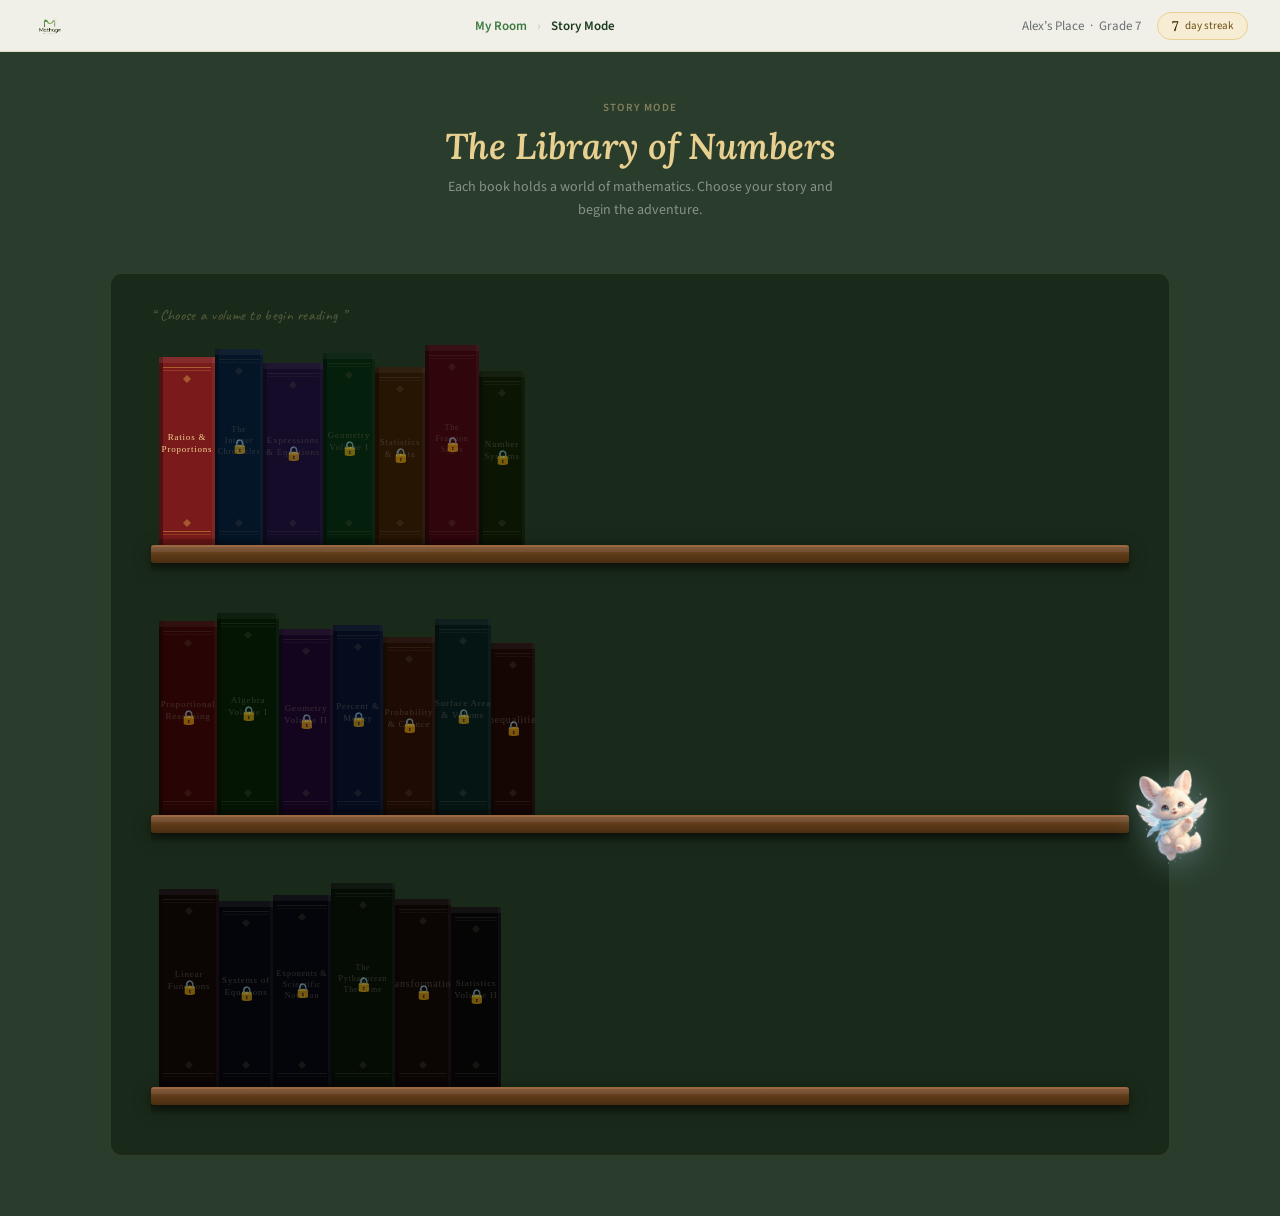
<file: story.html>
<!DOCTYPE html>
<html lang="en">
<head>
<meta charset="UTF-8">
<meta name="viewport" content="width=device-width, initial-scale=1.0">
<title>Mathage — Story Mode</title>
<style>
@import url('https://fonts.googleapis.com/css2?family=Lora:ital,wght@0,400;0,600;1,400;1,600&family=Source+Sans+3:wght@400;600&family=Caveat:wght@400;500&display=swap');
*{box-sizing:border-box;margin:0;padding:0}
:root{
  --bg:#2A3D2C;--bg2:#1E2E1E;--bg3:#162216;
  --shelf:#5C3A1A;--shelf2:#7A4E28;--shelf3:#3E2408;
  --cream:#FDFAF4;--warm:#F5EDD8;--parchment:#EDE0C0;
  --gold:#C8A84B;--goldl:#E8D090;--goldp:#F7EDD4;
  --txt:#1c1d1f;--muted:#6a6f73;
  --serif:'Lora',Georgia,serif;
  --sans:'Source Sans 3',system-ui,sans-serif;
  --hand:'Caveat',cursive;
}
html,body{min-height:100%;margin:0;padding:0}
body{font-family:var(--sans);background:var(--bg);display:flex;flex-direction:column;min-height:100vh;color:var(--cream)}

nav{
  display:flex;align-items:center;justify-content:space-between;
  padding:0 32px;height:52px;flex-shrink:0;
  background:rgba(253,250,244,0.94);
  border-bottom:1px solid rgba(200,185,150,0.4);
  z-index:10;position:relative;
}
.nav-logo{font-family:var(--serif);font-size:18px;font-weight:600;color:#1C3A1E;display:flex;align-items:center;gap:8px;text-decoration:none}
.logo-dot{width:22px;height:22px;border-radius:50%;background:#1C3A1E;display:flex;align-items:center;justify-content:center}
.logo-seed{width:8px;height:8px;border-radius:50%;background:#B8DFA0}
.nav-mid{display:flex;align-items:center;gap:6px;font-family:var(--sans);font-size:13px;color:var(--muted)}
.nav-crumb-sep{color:#C8C0B0;margin:0 4px}
.nav-crumb-active{color:#1C3A1E;font-weight:600}
.nav-right{display:flex;align-items:center;gap:16px}
.nav-user{font-family:var(--sans);font-size:13px;font-weight:400;color:var(--muted)}
.nav-streak{display:flex;align-items:center;gap:6px;background:var(--goldp);border-radius:50px;padding:4px 14px;border:1px solid var(--goldl)}
.streak-num{font-family:var(--serif);font-size:14px;font-weight:600;color:#3A2A00}
.streak-lbl{font-family:var(--sans);font-size:11px;color:#6A5010}

.page-body{
  flex:1;display:flex;flex-direction:column;align-items:center;
  padding:48px 40px 60px;
}

.page-header{text-align:center;margin-bottom:12px}
.page-eyebrow{
  font-family:var(--sans);font-size:11px;font-weight:600;
  letter-spacing:1.2px;text-transform:uppercase;
  color:rgba(200,185,130,0.55);margin-bottom:10px;
}
.page-title{
  font-family:var(--serif);font-size:36px;font-weight:600;
  color:var(--goldl);line-height:1.2;margin-bottom:8px;
  font-style:italic;
}
.page-sub{
  font-family:var(--sans);font-size:14px;font-weight:400;
  color:rgba(253,250,244,0.45);max-width:420px;margin:0 auto;line-height:1.6;
}

.shelf-room{
  width:100%;max-width:1060px;
  margin-top:40px;
  background:#1A2A1A;
  border-radius:12px;
  padding:32px 40px 40px;
  border:1px solid rgba(200,185,130,0.12);
  position:relative;
}

.shelf-label{
  font-family:var(--hand);font-size:15px;font-weight:400;
  color:rgba(200,185,130,0.35);
  margin-bottom:20px;letter-spacing:0.3px;
}

.shelf{
  position:relative;
  margin-bottom:40px;
}
.shelf:last-child{margin-bottom:0}

.shelf-plank{
  width:100%;height:18px;
  background:linear-gradient(to bottom,#7A5030,#5C3A18,#4A2E10);
  border-radius:3px;
  border-top:2px solid #9A6840;
  box-shadow:0 4px 16px rgba(0,0,0,0.5);
  position:relative;z-index:2;
}
.shelf-plank::after{
  content:'';position:absolute;left:0;right:0;top:0;height:5px;
  background:rgba(255,255,255,0.06);border-radius:3px 3px 0 0;
}
.shelf-shadow{
  width:100%;height:12px;
  background:linear-gradient(to bottom,rgba(0,0,0,0.4),transparent);
  margin-top:-2px;
}

.books-row{
  display:flex;align-items:flex-end;gap:0;
  padding:0 8px 0 8px;
  min-height:200px;
}

.book{
  position:relative;cursor:pointer;
  display:flex;flex-direction:column;align-items:center;justify-content:flex-end;
  transition:transform 0.2s ease, filter 0.2s ease;
  transform-origin:bottom center;
  flex-shrink:0;
}
.book:hover{transform:translateY(-14px) scale(1.03);filter:brightness(1.15);z-index:10}
.book:hover .book-tooltip{opacity:1;transform:translateY(-4px)}

.book-body{
  position:relative;
  border-radius:2px 4px 4px 2px;
  overflow:hidden;
  box-shadow:-3px 0 8px rgba(0,0,0,0.5), 3px 0 6px rgba(0,0,0,0.3), inset 2px 0 4px rgba(255,255,255,0.06);
}

.book-spine-inner{
  width:100%;height:100%;
  position:absolute;inset:0;
  display:flex;flex-direction:column;align-items:center;justify-content:space-between;
  padding:10px 4px;
}
.book-ornament-top{
  width:70%;opacity:0.7;
}
.book-ornament-bot{
  width:70%;opacity:0.7;
}
.book-title-spine{
  font-family:var(--serif);
  writing-mode:vertical-rl;
  text-orientation:mixed;
  transform:rotate(180deg);
  text-align:center;
  letter-spacing:1.5px;
  line-height:1;
  flex:1;display:flex;align-items:center;justify-content:center;
  padding:4px 0;
}
.book-rule{width:60%;height:1px;opacity:0.4;margin:2px auto}

.book-tooltip{
  position:absolute;bottom:calc(100% + 8px);left:50%;
  transform:translateX(-50%) translateY(0);
  background:rgba(20,14,6,0.92);
  border:1px solid rgba(200,168,75,0.3);
  border-radius:6px;padding:8px 14px;
  font-family:var(--sans);font-size:12px;font-weight:400;
  color:var(--goldl);white-space:nowrap;
  opacity:0;transition:opacity 0.2s, transform 0.2s;
  pointer-events:none;z-index:20;
  text-align:center;line-height:1.4;
}
.book-tooltip strong{display:block;font-weight:600;font-size:13px;color:var(--cream)}

.shelf-back{
  position:absolute;left:0;right:0;
  background:#16220E;
  top:0;z-index:0;
}

.modal-overlay{
  display:none;position:fixed;inset:0;
  background:rgba(14,20,14,0.75);
  align-items:center;justify-content:center;z-index:100;
  backdrop-filter:blur(3px);
}
.modal-overlay.open{display:flex}
.modal{
  background:var(--parchment);
  border-radius:4px;
  border:2px solid #A08040;
  max-width:480px;width:90%;
  position:relative;
  box-shadow:0 24px 64px rgba(0,0,0,0.6), inset 0 0 40px rgba(180,140,60,0.08);
  overflow:hidden;
}
.modal-top-border{height:6px;background:repeating-linear-gradient(90deg,#C8A84B 0px,#C8A84B 8px,#8A6020 8px,#8A6020 16px)}
.modal-inner{padding:32px 36px 36px}
.modal-ornament{text-align:center;font-size:22px;color:#A08040;margin-bottom:6px;opacity:0.6;letter-spacing:4px}
.modal-chapter{
  font-family:var(--sans);font-size:10px;font-weight:600;
  letter-spacing:1.5px;text-transform:uppercase;
  color:#8A6A30;text-align:center;margin-bottom:14px;
}
.modal-title{
  font-family:var(--serif);font-size:26px;font-weight:600;
  color:#2A1A08;text-align:center;line-height:1.25;margin-bottom:6px;
}
.modal-subtitle{
  font-family:var(--serif);font-size:14px;font-style:italic;
  color:#7A5A28;text-align:center;margin-bottom:20px;
}
.modal-divider{
  border:none;
  border-top:1px solid #C8A84B;
  opacity:0.35;margin:0 auto 20px;width:60%;
}
.modal-desc{
  font-family:var(--sans);font-size:14px;font-weight:400;
  color:#4A3A20;line-height:1.7;text-align:center;margin-bottom:24px;
}
.modal-meta{
  display:flex;justify-content:center;gap:24px;margin-bottom:28px;
}
.meta-item{text-align:center}
.meta-label{font-family:var(--sans);font-size:10px;font-weight:600;letter-spacing:0.8px;text-transform:uppercase;color:#9A7A40;margin-bottom:3px}
.meta-val{font-family:var(--serif);font-size:15px;font-weight:600;color:#3A2A10}
.modal-btn{
  display:block;width:100%;
  font-family:var(--serif);font-size:15px;font-weight:600;font-style:italic;
  color:var(--cream);background:#3D5A20;
  border:none;border-radius:3px;padding:13px 28px;
  cursor:pointer;transition:background .15s;letter-spacing:0.3px;
}
.modal-btn:hover{background:#2D4A14}
.modal-close{
  position:absolute;top:14px;right:16px;
  font-family:var(--sans);font-size:20px;font-weight:300;
  color:#9A7A40;background:none;border:none;cursor:pointer;line-height:1;
}
.modal-close:hover{color:#3A2A10}
.modal-bot-border{height:6px;background:repeating-linear-gradient(90deg,#C8A84B 0px,#C8A84B 8px,#8A6020 8px,#8A6020 16px)}
</style>
<link rel="stylesheet" href="mobile.css">
</head>
<body>

<nav>
  <div class="nav-logo" onclick="window.location.href='index.html'" style="cursor:pointer"><img src="images/logo.png" alt="Mathage" style="height:36px;width:auto;display:block;object-fit:contain;">
  </div>
  <div class="nav-mid">
    <span style="cursor:pointer;color:#3D7A40;font-weight:600" onclick="window.location.href='dashboard.html'">My Room</span>
    <span class="nav-crumb-sep">&#8250;</span>
    <span class="nav-crumb-active">Story Mode</span>
  </div>
  <div class="nav-right">
    <span class="nav-user">Alex&#8217;s Place &nbsp;&#183;&nbsp; Grade 7</span>
    <div class="nav-streak">
      <span class="streak-num">7</span>
      <span class="streak-lbl">day streak</span>
    </div>
  </div>
</nav>

<div class="page-body">

  <div class="page-header">
    <div class="page-eyebrow">Story Mode</div>
    <h1 class="page-title">The Library of Numbers</h1>
    <p class="page-sub">Each book holds a world of mathematics. Choose your story and begin the adventure.</p>
  </div>

  <div class="shelf-room">
    <div class="shelf-label">&#8220; Choose a volume to begin reading &#8221;</div>

    <!-- SHELF 1: Grade 6 -->
    <div class="shelf">
      <div class="books-row" id="row1"></div>
      <div class="shelf-plank"></div>
      <div class="shelf-shadow"></div>
    </div>

    <!-- SHELF 2: Grade 7 -->
    <div class="shelf">
      <div class="books-row" id="row2"></div>
      <div class="shelf-plank"></div>
      <div class="shelf-shadow"></div>
    </div>

    <!-- SHELF 3: Grade 8 -->
    <div class="shelf">
      <div class="books-row" id="row3"></div>
      <div class="shelf-plank"></div>
      <div class="shelf-shadow"></div>
    </div>

  </div>
</div>

<!-- MODAL -->
<div class="modal-overlay" id="overlay" onclick="handleOverlayClick(event)">
  <div class="modal">
    <div class="modal-top-border"></div>
    <div class="modal-inner">
      <button class="modal-close" onclick="closeModal()">&#215;</button>
      <div class="modal-ornament">&#10022; &#10022; &#10022;</div>
      <div class="modal-chapter" id="m-chapter"></div>
      <h2 class="modal-title" id="m-title"></h2>
      <p class="modal-subtitle" id="m-subtitle"></p>
      <hr class="modal-divider">
      <p class="modal-desc" id="m-desc"></p>
      <div class="modal-meta">
        <div class="meta-item">
          <div class="meta-label">Grade</div>
          <div class="meta-val" id="m-grade"></div>
        </div>
        <div class="meta-item">
          <div class="meta-label">Chapters</div>
          <div class="meta-val" id="m-chapters"></div>
        </div>
        <div class="meta-item">
          <div class="meta-label">Status</div>
          <div class="meta-val" id="m-status"></div>
        </div>
      </div>
      <button class="modal-btn" id="modal-open-btn">Open this volume &#8594;</button>
    </div>
    <div class="modal-bot-border"></div>
  </div>
</div>

<script>
var books = [
  // Row 1 — Grade 6
  {row:1, color:'#7A1A1A', textColor:'#F0D090', accentColor:'#C89040', title:'Ratios &\nProportions', shortTitle:'Ratios', grade:'Grade 6', chapters:5, status:'Available', subtitle:'A Tale of Two Quantities', desc:'Explore the relationship between quantities. From recipes to maps, ratios are everywhere — and this story will show you how to read them.', width:56, height:188},
  {row:1, color:'#1A3A5C', textColor:'#B8D8F0', accentColor:'#6A9EC0', title:'The\nInteger\nChronicles', shortTitle:'Integers', grade:'Grade 6', chapters:4, status:'Locked', subtitle:'Adventures Below Zero', desc:'Journey into the world of negative numbers. Temperature, depth, debt — integers tell stories in both directions.', width:48, height:196},
  {row:1, color:'#3A2A5C', textColor:'#D4C0F0', accentColor:'#8A70C0', title:'Expressions\n& Equations', shortTitle:'Expressions', grade:'Grade 6', chapters:6, status:'Locked', subtitle:'The Language of Algebra', desc:'Numbers are words, equations are sentences. Learn to read and write the language that mathematicians use to describe the world.', width:60, height:182},
  {row:1, color:'#1A4A2A', textColor:'#A8D4A8', accentColor:'#5A9A5A', title:'Geometry\nVolume I', shortTitle:'Geometry I', grade:'Grade 6', chapters:5, status:'Locked', subtitle:'Shapes, Area & Space', desc:'Polygons, area, and the geometry of the world around you. Measure, calculate, and discover the hidden math in every shape.', width:52, height:192},
  {row:1, color:'#5A3A1A', textColor:'#F0C890', accentColor:'#C08040', title:'Statistics\n& Data', shortTitle:'Statistics', grade:'Grade 6', chapters:4, status:'Locked', subtitle:'Stories Hidden in Numbers', desc:'Data tells stories — if you know how to listen. Mean, median, mode, and the art of reading what numbers are trying to say.', width:50, height:178},
  {row:1, color:'#6A1A2A', textColor:'#F0A8B8', accentColor:'#B06070', title:'The\nFraction\nSagas', shortTitle:'Fractions', grade:'Grade 6', chapters:5, status:'Locked', subtitle:'Dividing the Whole', desc:'From halves to hundredths, fractions describe the in-between. Master division, multiplication, and the curious world of rational numbers.', width:54, height:200},
  {row:1, color:'#2A3A1A', textColor:'#B8D090', accentColor:'#70A050', title:'Number\nSystems', shortTitle:'Number Sys.', grade:'Grade 6', chapters:3, status:'Locked', subtitle:'The Universe of Numbers', desc:'Whole numbers, integers, rationals — each number system is a universe. Map them, compare them, and know exactly where you stand.', width:46, height:174},

  // Row 2 — Grade 7
  {row:2, color:'#5C1A1A', textColor:'#F4C890', accentColor:'#B87030', title:'Proportional\nReasoning', shortTitle:'Proportional', grade:'Grade 7', chapters:6, status:'Locked', subtitle:'The Scale of All Things', desc:'Scaling up, scaling down. Proportional reasoning powers maps, models, and recipes — and this book shows you how to master it.', width:58, height:194},
  {row:2, color:'#1C3A1C', textColor:'#A8D4B8', accentColor:'#50905A', title:'Algebra\nVolume I', shortTitle:'Algebra I', grade:'Grade 7', chapters:7, status:'Locked', subtitle:'Equations Come Alive', desc:'Variables, expressions, equations — the fundamental tools of algebra. This volume builds your intuition from the ground up.', width:62, height:202},
  {row:2, color:'#3A1A4A', textColor:'#C8A8E8', accentColor:'#7850A8', title:'Geometry\nVolume II', shortTitle:'Geometry II', grade:'Grade 7', chapters:5, status:'Locked', subtitle:'Angles, Triangles & Proofs', desc:'Triangles hold secrets. From angle sums to the Pythagorean theorem\'s first cousin, this volume unlocks two-dimensional geometry.', width:54, height:186},
  {row:2, color:'#1A2A4A', textColor:'#A8C0E8', accentColor:'#4870B8', title:'Percent &\nMoney', shortTitle:'Percent', grade:'Grade 7', chapters:4, status:'Locked', subtitle:'The Mathematics of Value', desc:'Discounts, taxes, tips, interest — percent is the language of everyday finance. Learn it here and use it everywhere.', width:50, height:190},
  {row:2, color:'#4A2A10', textColor:'#F0C880', accentColor:'#B88040', title:'Probability\n& Chance', shortTitle:'Probability', grade:'Grade 7', chapters:4, status:'Locked', subtitle:'The Science of Maybe', desc:'What are the chances? From coin flips to compound events, probability teaches you to reason about uncertainty with precision.', width:52, height:178},
  {row:2, color:'#1A3A3A', textColor:'#90D0D0', accentColor:'#409898', title:'Surface Area\n& Volume', shortTitle:'Surface Area', grade:'Grade 7', chapters:5, status:'Locked', subtitle:'Into the Third Dimension', desc:'Cubes, prisms, cylinders — three-dimensional shapes have both surface and volume. Learn to measure everything inside and outside.', width:56, height:196},
  {row:2, color:'#3C2010', textColor:'#E8C090', accentColor:'#A07030', title:'Inequalities', shortTitle:'Inequalities', grade:'Grade 7', chapters:3, status:'Locked', subtitle:'When Equals Isn\'t Enough', desc:'Sometimes the answer isn\'t a single number — it\'s a range. Inequalities describe boundaries, and this book teaches you to find them.', width:44, height:172},

  // Row 3 — Grade 8
  {row:3, color:'#2A1A0A', textColor:'#D4A860', accentColor:'#906030', title:'Linear\nFunctions', shortTitle:'Functions', grade:'Grade 8', chapters:7, status:'Locked', subtitle:'The Story of Straight Lines', desc:'Lines on a graph are stories of change. Slope, intercept, rate — linear functions are the foundation of all advanced mathematics.', width:60, height:198},
  {row:3, color:'#0A1A2A', textColor:'#8090B0', accentColor:'#304868', title:'Systems of\nEquations', shortTitle:'Systems', grade:'Grade 8', chapters:5, status:'Locked', subtitle:'Two Truths at Once', desc:'What happens when two equations must both be true? Systems of equations unlock solutions that neither equation could find alone.', width:54, height:186},
  {row:3, color:'#1A0A2A', textColor:'#A090C0', accentColor:'#483068', title:'Exponents &\nScientific\nNotation', shortTitle:'Exponents', grade:'Grade 8', chapters:4, status:'Locked', subtitle:'The Power of Powers', desc:'From atoms to galaxies, scientific notation lets us write numbers too large or small for ordinary digits. Master exponents and unlock scale.', width:58, height:192},
  {row:3, color:'#0A2A1A', textColor:'#709080', accentColor:'#286048', title:'The\nPythagorean\nTheoreme', shortTitle:'Pythagorean', grade:'Grade 8', chapters:6, status:'Locked', subtitle:'The Ancient Triangle Secret', desc:'A squared plus B squared equals C squared — the oldest theorem in geometry still holds infinite surprises. This volume reveals them all.', width:64, height:204},
  {row:3, color:'#2A0A0A', textColor:'#C07070', accentColor:'#803838', title:'Transformations', shortTitle:'Transforms', grade:'Grade 8', chapters:5, status:'Locked', subtitle:'Motion in the Plane', desc:'Reflection, rotation, translation, dilation — shapes can move without changing. Transformations are the geometry of motion.', width:56, height:188},
  {row:3, color:'#1A1A0A', textColor:'#B0A860', accentColor:'#686028', title:'Statistics\nVolume II', shortTitle:'Statistics II', grade:'Grade 8', chapters:4, status:'Locked', subtitle:'Patterns & Predictions', desc:'Scatter plots, lines of best fit, two-way tables — advanced statistics lets you find patterns and make predictions from messy data.', width:50, height:180},
];

function makeSVGOrnament(color) {
  return '<svg width="100%" height="12" viewBox="0 0 40 12" xmlns="http://www.w3.org/2000/svg"><line x1="0" y1="6" x2="14" y2="6" stroke="'+color+'" stroke-width="0.8" opacity="0.7"/><circle cx="20" cy="6" r="2.5" fill="none" stroke="'+color+'" stroke-width="0.8" opacity="0.7"/><line x1="26" y1="6" x2="40" y2="6" stroke="'+color+'" stroke-width="0.8" opacity="0.7"/></svg>';
}

function makeBook(b, idx) {
  var isLocked = b.status === 'Locked';
  var spineColor = isLocked ? shadeColor(b.color, -30) : b.color;
  var tc = isLocked ? 'rgba(180,170,150,0.4)' : b.textColor;
  var ac = isLocked ? 'rgba(160,150,120,0.35)' : b.accentColor;

  var titleLines = b.title.split('\n');
  var fontSize = titleLines.length >= 3 ? 8 : titleLines.length === 2 ? 9 : 10;

  var titleSpans = titleLines.map(function(line){
    return '<tspan x="50%" dy="'+(fontSize+2)+'">' + line + '</tspan>';
  }).join('');

  var svgH = b.height;
  var svgW = b.width;

  var svg = '<svg width="'+svgW+'" height="'+svgH+'" viewBox="0 0 '+svgW+' '+svgH+'" xmlns="http://www.w3.org/2000/svg">';

  // Base spine with texture
  svg += '<rect width="'+svgW+'" height="'+svgH+'" fill="'+spineColor+'" rx="1"/>';
  // Left shadow edge
  svg += '<rect x="0" y="0" width="4" height="'+svgH+'" fill="rgba(0,0,0,0.35)"/>';
  // Right highlight
  svg += '<rect x="'+(svgW-3)+'" y="0" width="3" height="'+svgH+'" fill="rgba(255,255,255,0.05)"/>';
  // Top cap
  svg += '<rect x="0" y="0" width="'+svgW+'" height="6" fill="rgba(255,255,255,0.08)"/>';
  // Bottom cap
  svg += '<rect x="0" y="'+(svgH-6)+'" width="'+svgW+'" height="6" fill="rgba(0,0,0,0.2)"/>';

  // Top ornamental band
  svg += '<rect x="4" y="10" width="'+(svgW-8)+'" height="1" fill="'+ac+'" opacity="0.6"/>';
  svg += '<rect x="4" y="13" width="'+(svgW-8)+'" height="1" fill="'+ac+'" opacity="0.3"/>';

  // Bottom ornamental band
  svg += '<rect x="4" y="'+(svgH-14)+'" width="'+(svgW-8)+'" height="1" fill="'+ac+'" opacity="0.6"/>';
  svg += '<rect x="4" y="'+(svgH-11)+'" width="'+(svgW-8)+'" height="1" fill="'+ac+'" opacity="0.3"/>';

  // Top diamond ornament
  svg += '<polygon points="'+(svgW/2)+',18 '+(svgW/2-4)+',22 '+(svgW/2)+',26 '+(svgW/2+4)+',22" fill="'+ac+'" opacity="0.55"/>';

  // Bottom diamond ornament
  svg += '<polygon points="'+(svgW/2)+','+(svgH-26)+' '+(svgW/2-4)+','+(svgH-22)+' '+(svgW/2)+','+(svgH-18)+' '+(svgW/2+4)+','+(svgH-22)+'" fill="'+ac+'" opacity="0.55"/>';

  // Title text (vertical, rotated)
  var textStartY = 36;
  var textAreaH = svgH - 72;
  var midY = textStartY + textAreaH / 2 - (titleLines.length * (fontSize + 2)) / 2;

  svg += '<text font-family="Georgia,serif" font-size="'+fontSize+'" fill="'+tc+'" text-anchor="middle" letter-spacing="0.8">';
  titleLines.forEach(function(line, i){
    svg += '<tspan x="'+(svgW/2)+'" y="'+(midY + i*(fontSize+3))+'">' + line + '</tspan>';
  });
  svg += '</text>';

  // Locked overlay
  if(isLocked){
    svg += '<rect width="'+svgW+'" height="'+svgH+'" fill="rgba(10,14,10,0.42)"/>';
    svg += '<text x="'+(svgW/2)+'" y="'+(svgH/2+4)+'" font-family="sans-serif" font-size="14" fill="rgba(180,160,120,0.5)" text-anchor="middle">&#128274;</text>';
  }

  svg += '</svg>';

  var tooltip = '<div class="book-tooltip"><strong>' + b.shortTitle + '</strong>' + b.grade + (isLocked ? ' &mdash; Locked' : '') + '</div>';

  return '<div class="book" style="width:'+svgW+'px" onclick="'+(isLocked?'openLocked()':'openModal('+idx+')')+'">' + svg + tooltip + '</div>';
}

function shadeColor(color, percent) {
  var num = parseInt(color.replace('#',''), 16);
  var r = Math.min(255, Math.max(0, (num >> 16) + percent));
  var g = Math.min(255, Math.max(0, ((num >> 8) & 0xFF) + percent));
  var b = Math.min(255, Math.max(0, (num & 0xFF) + percent));
  return '#' + ((1 << 24) + (r << 16) + (g << 8) + b).toString(16).slice(1);
}

// Render books into rows
[1,2,3].forEach(function(rowNum){
  var rowEl = document.getElementById('row'+rowNum);
  var rowBooks = books.filter(function(b){return b.row===rowNum});
  rowEl.innerHTML = rowBooks.map(function(b, i){
    var globalIdx = books.indexOf(b);
    return makeBook(b, globalIdx);
  }).join('');
});

function openModal(idx) {
  var chapterLinks = {
    0:'chapters/chapter-ratios-1.html',
    1:'chapters/chapter-ratios-1.html',
    2:'chapters/chapter-ratios-1.html',
    3:'chapters/chapter-ratios-1.html',
    4:'chapters/chapter-ratios-1.html',
    5:'chapters/chapter-ratios-1.html',
    6:'chapters/chapter-ratios-1.html',
    7:'#',8:'#',9:'#',10:'#',11:'#',12:'#',13:'#'
  };
  var openBtn = document.getElementById('modal-open-btn');
  if(openBtn){
    openBtn.onclick = function(){
      var url = chapterLinks[idx];
      if(url && url !== '#'){ window.location.href = url; }
      else { closeModal(); alert('This chapter is coming soon!'); }
    };
  }
  var b = books[idx];
  document.getElementById('m-chapter').textContent = b.grade + ' \u00B7 ' + b.shortTitle;
  document.getElementById('m-title').textContent = b.title.replace(/\n/g,' ');
  document.getElementById('m-subtitle').textContent = b.subtitle;
  document.getElementById('m-desc').textContent = b.desc;
  document.getElementById('m-grade').textContent = b.grade;
  document.getElementById('m-chapters').textContent = b.chapters + ' chapters';
  document.getElementById('m-status').textContent = b.status;
  document.getElementById('overlay').classList.add('open');
}

function navigateToChapter(idx) {
  if (idx === 0) {
    window.location.href = 'chapters/chapter-ratios-1.html';
  } else {
    alert('This volume is not yet available. Complete Ratios & Proportions to unlock more books.');
  }
}

function openLocked(){
  alert('This volume is locked. Complete earlier chapters to unlock it.');
}
function closeModal(){
  document.getElementById('overlay').classList.remove('open');
}
function handleOverlayClick(e){
  if(e.target===document.getElementById('overlay')) closeModal();
}
</script>

<script>
  document.body.dataset.sageMode = 'float';
</script>
<script src="sage-component.js"></script>

</body>
</html>
</file>
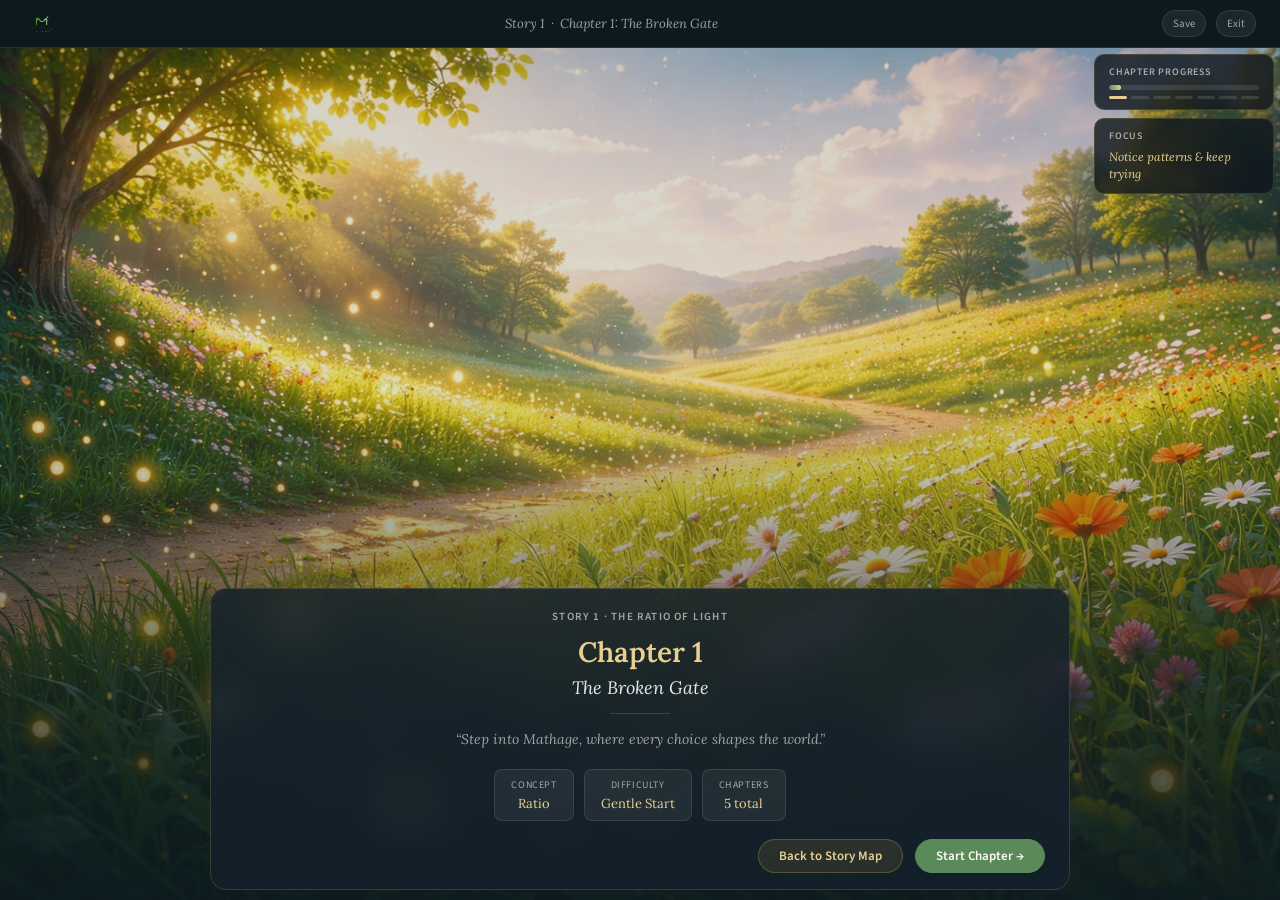
<file: chapters/chapter-ratios-1.html>
<!DOCTYPE html>
<html lang="en">
<head>
<meta charset="UTF-8">
<meta name="viewport" content="width=device-width, initial-scale=1.0">
<title>Mathage &#8212; Chapter 1: The Broken Gate</title>
<style>
@import url('https://fonts.googleapis.com/css2?family=Lora:ital,wght@0,400;0,500;0,600;1,400;1,600&family=Source+Sans+3:wght@300;400;600&family=Caveat:wght@400;500&display=swap');
*{box-sizing:border-box;margin:0;padding:0}
:root{
  --bg-dark:#0D1A1F;
  --panel:rgba(12,20,28,0.78);
  --panel2:rgba(20,32,44,0.82);
  --cream:#FDFAF4;--warm:#F5EDD8;
  --gold:#C8A84B;--goldl:#E8D090;--goldp:#F7EDD4;
  --sage-green:#5A8A5A;--sage-light:#A8D4A8;
  --moon:#D4E8F8;--moonl:#EAF4FF;
  --purple:#6A4A9A;--purplel:#B0A0D8;--purplep:#E8E0F8;
  --glow:#F0D860;--glowsoft:rgba(240,216,96,0.18);
  --txt:#1c1d1f;--txti:rgba(253,250,244,0.92);--txtm:rgba(253,250,244,0.6);
  --serif:'Lora',Georgia,serif;
  --sans:'Source Sans 3',system-ui,sans-serif;
  --hand:'Caveat',cursive;
  --radius:16px;
}
html,body{height:100%;margin:0;padding:0;overflow:hidden}
body{font-family:var(--sans);background:var(--bg-dark);display:flex;flex-direction:column;height:100vh;color:var(--txti)}

/* ── NAV ── */
nav{
  display:flex;align-items:center;justify-content:space-between;
  padding:0 24px;height:48px;flex-shrink:0;
  background:rgba(13,26,31,0.9);
  border-bottom:1px solid rgba(200,168,75,0.15);
  z-index:50;position:relative;
}
.nav-logo{font-family:var(--serif);font-size:16px;font-weight:600;color:var(--goldl);display:flex;align-items:center;gap:7px;text-decoration:none}
.logo-dot{width:18px;height:18px;border-radius:50%;background:var(--sage-green);display:flex;align-items:center;justify-content:center}
.logo-seed{width:7px;height:7px;border-radius:50%;background:#B8DFA0}
.nav-title{font-family:var(--serif);font-size:13px;font-style:italic;color:var(--txtm)}
.nav-right{display:flex;gap:10px;align-items:center}
.nav-btn{
  font-family:var(--sans);font-size:12px;font-weight:400;
  color:var(--txtm);background:rgba(255,255,255,0.06);
  border:1px solid rgba(255,255,255,0.1);border-radius:20px;
  padding:5px 12px;cursor:pointer;transition:all .2s;
}
.nav-btn:hover{background:rgba(255,255,255,0.12);color:var(--txti)}

/* ── SCENE ── */
.scene{
  flex:1;position:relative;overflow:hidden;
  display:flex;align-items:flex-end;
}
.scene-bg{
  position:absolute;inset:0;
  background:var(--bg-dark);
  overflow:hidden;
}
.scene-bg img{
  width:100%;height:100%;
  object-fit:cover;object-position:center center;
  opacity:0.88;
}
.scene-bg-overlay{
  position:absolute;inset:0;
  background:linear-gradient(to bottom,
    rgba(13,26,31,0.05) 0%,
    rgba(13,26,31,0.0) 40%,
    rgba(13,26,31,0.55) 75%,
    rgba(13,26,31,0.88) 100%);
}

/* character placeholder */
.character{
  position:absolute;
  bottom:180px;left:50%;
  transform:translateX(-50%);
  z-index:5;
  display:flex;flex-direction:column;align-items:center;gap:6px;
  opacity:0;transition:opacity .6s;
}
.character.visible{opacity:1}
.char-placeholder{
  width:90px;height:140px;
  background:rgba(90,138,90,0.15);
  border:1.5px dashed rgba(168,212,168,0.3);
  border-radius:12px;
  display:flex;align-items:center;justify-content:center;
  font-family:var(--sans);font-size:10px;color:rgba(168,212,168,0.4);
  text-align:center;line-height:1.4;
}
.char-name{
  font-family:var(--serif);font-size:11px;font-style:italic;
  color:rgba(168,212,168,0.5);
}

/* ── HUD: top-right ── */
.hud-top{
  position:absolute;top:12px;right:16px;
  display:flex;flex-direction:column;gap:8px;
  z-index:20;min-width:180px;
}
.hud-card{
  background:var(--panel);
  border:1px solid rgba(200,168,75,0.2);
  border-radius:10px;padding:10px 14px;
  backdrop-filter:blur(8px);
}
.hud-label{font-family:var(--sans);font-size:10px;font-weight:600;letter-spacing:0.8px;text-transform:uppercase;color:var(--txtm);margin-bottom:6px}
.progress-track{width:100%;height:5px;background:rgba(255,255,255,0.1);border-radius:3px;overflow:hidden}
.progress-fill{height:100%;background:linear-gradient(to right,var(--sage-green),var(--goldl));border-radius:3px;transition:width .5s ease}
.hud-steps{display:flex;gap:4px;margin-top:6px}
.hud-step{
  flex:1;height:3px;border-radius:2px;
  background:rgba(255,255,255,0.12);transition:background .4s;
}
.hud-step.done{background:var(--sage-green)}
.hud-step.current{background:var(--goldl)}
.task-text{font-family:var(--serif);font-size:12px;font-style:italic;color:var(--goldl);line-height:1.4}

.persist-row{display:flex;align-items:center;gap:8px}
.persist-orbs{display:flex;gap:4px}
.orb{
  width:14px;height:14px;border-radius:50%;
  background:rgba(240,216,96,0.15);
  border:1px solid rgba(240,216,96,0.25);
  transition:all .4s;
}
.orb.lit{background:var(--glow);border-color:var(--gold);box-shadow:0 0 6px rgba(240,216,96,0.5)}
.persist-label{font-family:var(--sans);font-size:11px;color:var(--txtm)}

/* ── FLOATING ACTIONS: bottom-right ── */
.hud-float{
  position:absolute;bottom:200px;right:16px;
  display:flex;flex-direction:column;gap:8px;
  z-index:20;
}
.float-btn{
  width:44px;height:44px;border-radius:50%;
  display:flex;align-items:center;justify-content:center;
  background:var(--panel);
  border:1px solid rgba(255,255,255,0.12);
  cursor:pointer;transition:all .2s;
  backdrop-filter:blur(8px);
  font-size:18px;position:relative;
}
.float-btn:hover{background:rgba(30,50,60,0.95);border-color:rgba(200,168,75,0.4);transform:scale(1.06)}
.float-tip{
  position:absolute;right:52px;top:50%;transform:translateY(-50%);
  background:rgba(13,26,31,0.92);border:1px solid rgba(200,168,75,0.2);
  border-radius:6px;padding:4px 10px;
  font-family:var(--sans);font-size:11px;color:var(--goldl);
  white-space:nowrap;opacity:0;pointer-events:none;transition:opacity .15s;
}
.float-btn:hover .float-tip{opacity:1}

/* ── DIALOGUE BOX ── */
.dialogue-area{
  position:relative;z-index:10;width:100%;
  padding:0 20px 16px;
}
.dialogue-box{
  background:var(--panel2);
  border:1px solid rgba(200,168,75,0.2);
  border-radius:var(--radius);
  padding:20px 24px 16px;
  backdrop-filter:blur(16px);
  max-width:860px;margin:0 auto;
  position:relative;
}
.dialogue-speaker{
  font-family:var(--serif);font-size:12px;font-weight:600;
  font-style:italic;color:var(--sage-light);
  text-transform:uppercase;letter-spacing:0.8px;
  margin-bottom:8px;display:flex;align-items:center;gap:6px;
}
.speaker-dot{width:6px;height:6px;border-radius:50%;background:var(--sage-green)}
.dialogue-text{
  font-family:var(--serif);font-size:16px;font-weight:400;
  color:var(--txti);line-height:1.65;min-height:48px;
}
.dialogue-continue{
  display:flex;align-items:center;justify-content:flex-end;gap:12px;
  margin-top:12px;
}
.btn-continue{
  font-family:var(--sans);font-size:13px;font-weight:600;
  color:var(--goldl);background:rgba(200,168,75,0.12);
  border:1px solid rgba(200,168,75,0.3);border-radius:20px;
  padding:7px 20px;cursor:pointer;transition:all .2s;
}
.btn-continue:hover{background:rgba(200,168,75,0.22);border-color:rgba(200,168,75,0.5)}
.btn-continue.primary{
  background:var(--sage-green);border-color:var(--sage-green);
  color:var(--cream);
}
.btn-continue.primary:hover{background:#4A7A4A}

/* choices */
.choices{
  display:flex;flex-direction:column;gap:8px;margin-top:14px;
}
.choice-btn{
  font-family:var(--serif);font-size:14px;font-weight:400;font-style:italic;
  color:var(--moonl);background:rgba(30,50,80,0.5);
  border:1px solid rgba(180,200,240,0.2);border-radius:10px;
  padding:10px 16px;cursor:pointer;transition:all .2s;text-align:left;
}
.choice-btn:hover{background:rgba(50,80,120,0.65);border-color:rgba(180,200,240,0.4);transform:translateX(4px)}

/* ── TASK PANEL ── */
.task-panel{
  display:none;
  position:absolute;left:50%;top:50%;
  transform:translate(-50%,-50%);
  z-index:30;
  background:var(--panel2);
  border:1px solid rgba(200,168,75,0.25);
  border-radius:20px;
  padding:28px 32px;
  backdrop-filter:blur(20px);
  max-width:460px;width:90%;
  text-align:center;
}
.task-panel.visible{display:block}
.task-panel-title{font-family:var(--serif);font-size:13px;font-weight:600;letter-spacing:1px;text-transform:uppercase;color:var(--txtm);margin-bottom:8px}
.task-panel-heading{font-family:var(--serif);font-size:22px;font-weight:600;color:var(--goldl);margin-bottom:6px;line-height:1.25}
.task-panel-sub{font-family:var(--serif);font-size:14px;font-style:italic;color:var(--txtm);margin-bottom:20px;line-height:1.5}
.gate-display{
  display:flex;align-items:center;justify-content:center;gap:16px;
  background:rgba(255,255,255,0.04);border-radius:12px;
  padding:16px;margin-bottom:20px;border:1px solid rgba(240,216,96,0.12);
}
.gate-val{text-align:center}
.gate-val-num{font-family:var(--serif);font-size:32px;font-weight:600;color:var(--goldl)}
.gate-val-lbl{font-family:var(--sans);font-size:11px;font-weight:400;color:var(--txtm);margin-top:2px}
.gate-sep{font-family:var(--serif);font-size:22px;color:rgba(240,216,96,0.3)}
.input-row{display:flex;gap:16px;margin-bottom:16px;align-items:flex-end}
.input-group{flex:1;text-align:center}
.input-label{font-family:var(--sans);font-size:11px;font-weight:600;letter-spacing:0.6px;text-transform:uppercase;color:var(--txtm);margin-bottom:6px}
.input-group input{
  width:100%;background:rgba(255,255,255,0.07);
  border:1px solid rgba(255,255,255,0.15);border-radius:8px;
  padding:10px;font-family:var(--serif);font-size:22px;font-weight:600;
  color:var(--goldl);text-align:center;outline:none;transition:border .2s;
}
.input-group input:focus{border-color:rgba(200,168,75,0.5)}
.input-sep{font-family:var(--serif);font-size:20px;color:rgba(240,216,96,0.3);padding-bottom:10px}
.task-btns{display:flex;gap:10px;margin-top:4px}
.task-btn{
  flex:1;font-family:var(--sans);font-size:13px;font-weight:600;
  border:none;border-radius:8px;padding:11px;cursor:pointer;transition:all .2s;
}
.task-btn.primary{background:var(--sage-green);color:var(--cream)}
.task-btn.primary:hover{background:#4A7A4A}
.task-btn.secondary{background:rgba(255,255,255,0.07);color:var(--txtm);border:1px solid rgba(255,255,255,0.12)}
.task-btn.secondary:hover{background:rgba(255,255,255,0.12)}
.task-hint{font-family:var(--serif);font-size:12px;font-style:italic;color:rgba(168,212,168,0.55);margin-top:12px;line-height:1.5}

/* gate visual */
.gate-visual{
  display:flex;gap:8px;justify-content:center;margin-bottom:16px;
}
.gate-panel{
  width:36px;height:60px;border-radius:6px;
  border:1px solid rgba(240,216,96,0.25);
  display:flex;align-items:center;justify-content:center;
  transition:all .5s;
}
.gate-panel.dim{background:rgba(240,216,96,0.04)}
.gate-panel.glow{background:rgba(240,216,96,0.18);box-shadow:0 0 12px rgba(240,216,96,0.3)}
.gate-panel.bright{background:rgba(240,216,96,0.38);box-shadow:0 0 20px rgba(240,216,96,0.5)}

/* feedback */
.feedback-bar{
  font-family:var(--serif);font-size:13px;font-style:italic;
  border-radius:8px;padding:8px 14px;margin-top:8px;
  text-align:center;opacity:0;transition:opacity .3s;line-height:1.4;
}
.feedback-bar.show{opacity:1}
.feedback-bar.wrong{background:rgba(180,80,60,0.15);color:#F0B0A0;border:1px solid rgba(180,80,60,0.2)}
.feedback-bar.close{background:rgba(200,168,75,0.12);color:var(--goldl);border:1px solid rgba(200,168,75,0.2)}
.feedback-bar.correct{background:rgba(90,138,90,0.18);color:var(--sage-light);border:1px solid rgba(90,138,90,0.3)}

/* sage bubble */
.sage-bubble{
  position:absolute;bottom:200px;right:72px;
  max-width:260px;
  background:rgba(20,40,50,0.92);
  border:1px solid rgba(168,212,168,0.25);
  border-radius:14px;padding:12px 16px;
  z-index:40;
  opacity:0;pointer-events:none;
  transition:opacity .25s, transform .25s;
  transform:translateY(6px);
  backdrop-filter:blur(12px);
}
.sage-bubble.show{opacity:1;pointer-events:all;transform:translateY(0)}
.sage-bubble-txt{font-family:var(--serif);font-size:13px;font-style:italic;color:var(--sage-light);line-height:1.55;margin-bottom:10px}
.sage-bubble-btns{display:flex;gap:6px;flex-wrap:wrap}
.sage-bubble-btn{
  font-family:var(--sans);font-size:11px;font-weight:600;
  background:rgba(90,138,90,0.18);border:1px solid rgba(90,138,90,0.3);
  border-radius:20px;padding:4px 10px;cursor:pointer;color:var(--sage-light);transition:all .15s;
}
.sage-bubble-btn:hover{background:rgba(90,138,90,0.3)}

/* visual model */
.visual-model{
  display:none;
  background:rgba(255,255,255,0.04);border-radius:12px;
  padding:14px;margin:12px 0;border:1px solid rgba(200,168,75,0.1);
}
.visual-model.show{display:block}
.bar-row{display:flex;align-items:center;gap:10px;margin-bottom:8px}
.bar-label{font-family:var(--sans);font-size:12px;color:var(--txtm);width:52px;text-align:right}
.bar-track{flex:1;height:18px;background:rgba(255,255,255,0.06);border-radius:4px;overflow:hidden}
.bar-fill{height:100%;border-radius:4px;transition:width .5s ease}
.bar-fill.light{background:linear-gradient(to right,#F0D060,#E8C040)}
.bar-fill.shadow{background:linear-gradient(to right,#6080A0,#4060A0)}
.bar-num{font-family:var(--serif);font-size:12px;color:var(--txtm);width:20px}

/* success overlay */
.success-overlay{
  display:none;position:absolute;inset:0;z-index:50;
  background:rgba(10,20,14,0.6);
  align-items:center;justify-content:center;
  backdrop-filter:blur(4px);
}
.success-overlay.show{display:flex}
.success-card{
  background:rgba(16,28,20,0.96);
  border:1.5px solid rgba(200,168,75,0.35);
  border-radius:20px;padding:36px 40px;
  max-width:440px;width:90%;text-align:center;
}
.success-glow{font-size:32px;margin-bottom:12px;letter-spacing:6px}
.success-title{font-family:var(--serif);font-size:24px;font-weight:600;color:var(--goldl);margin-bottom:6px}
.success-sub{font-family:var(--serif);font-size:14px;font-style:italic;color:var(--sage-light);margin-bottom:20px;line-height:1.5}
.success-badges{display:flex;justify-content:center;gap:12px;margin-bottom:24px}
.badge{background:rgba(200,168,75,0.1);border:1px solid rgba(200,168,75,0.25);border-radius:8px;padding:10px 14px;text-align:center}
.badge-val{font-family:var(--serif);font-size:16px;font-weight:600;color:var(--goldl)}
.badge-lbl{font-family:var(--sans);font-size:10px;color:var(--txtm);margin-top:2px}
.success-btns{display:flex;flex-direction:column;gap:8px}
.success-btn{font-family:var(--sans);font-size:14px;font-weight:600;border:none;border-radius:8px;padding:12px;cursor:pointer;transition:all .2s}
.success-btn.primary{background:var(--sage-green);color:var(--cream)}
.success-btn.primary:hover{background:#4A7A4A}
.success-btn.secondary{background:rgba(255,255,255,0.07);color:var(--txtm);border:1px solid rgba(255,255,255,0.1)}

/* reflection */
.reflection-panel{
  display:none;
  background:rgba(20,34,44,0.94);border:1px solid rgba(180,160,220,0.2);
  border-radius:20px;padding:28px 32px;
  max-width:500px;width:90%;text-align:left;
}
.reflection-panel.show{display:block}
.ref-title{font-family:var(--serif);font-size:20px;font-weight:600;color:var(--purplel);margin-bottom:16px}
.ref-q{font-family:var(--serif);font-size:14px;font-style:italic;color:var(--txti);margin-bottom:10px;line-height:1.5}
.ref-choices{display:flex;flex-direction:column;gap:6px;margin-bottom:16px}
.ref-choice{
  font-family:var(--sans);font-size:13px;color:var(--txti);
  background:rgba(255,255,255,0.05);border:1px solid rgba(255,255,255,0.1);
  border-radius:8px;padding:9px 14px;cursor:pointer;transition:all .2s;
}
.ref-choice:hover,.ref-choice.sel{background:rgba(106,74,154,0.25);border-color:rgba(176,160,216,0.35)}
.ref-textarea{
  width:100%;background:rgba(255,255,255,0.05);border:1px solid rgba(255,255,255,0.1);
  border-radius:8px;padding:10px 14px;
  font-family:var(--serif);font-size:13px;color:var(--txti);
  resize:none;outline:none;margin-bottom:14px;min-height:60px;line-height:1.5;
}

/* particles */
.particles{position:absolute;inset:0;pointer-events:none;z-index:6;overflow:hidden}
.particle{
  position:absolute;width:6px;height:6px;border-radius:50%;
  background:var(--glow);opacity:0;
  animation:floatUp 2.5s ease-out forwards;
}
@keyframes floatUp{
  0%{opacity:0;transform:translateY(0) scale(0)}
  20%{opacity:0.8}
  100%{opacity:0;transform:translateY(-120px) scale(0.3)}
}

/* transitions */
.fade-in{animation:fadeIn .5s ease forwards}
@keyframes fadeIn{from{opacity:0;transform:translateY(8px)}to{opacity:1;transform:translateY(0)}}

/* SCREEN visibility */
.screen{display:none}
.screen.active{display:flex;flex-direction:column;height:100%}
</style>
<link rel="stylesheet" href="../mobile.css">
</head>
<body>

<nav>
  <div class="nav-logo" onclick="window.location.href='../index.html'" style="cursor:pointer"><img src="../images/logo.png" alt="Mathage" style="height:36px;width:auto;display:block;object-fit:contain;">
  </div>
  <div class="nav-title" id="nav-title">Story 1 &nbsp;&#183;&nbsp; Chapter 1: The Broken Gate</div>
  <div class="nav-right">
    <button class="nav-btn" onclick="saveProgress()">Save</button>
    <button class="nav-btn" onclick="exitChapter()">Exit</button>
  </div>
</nav>

<!-- ════════════════════════════════════
     SCREEN 1 — Entry
════════════════════════════════════ -->
<div class="screen active" id="screen-1">
  <div class="scene">
    <div class="scene-bg">
      <img src="../images/meadow-bg.png" alt="glowing meadow" id="bg-img">
      <div class="scene-bg-overlay"></div>
    </div>
    <div class="particles" id="particles-1"></div>
    <div class="hud-top">
      <div class="hud-card">
        <div class="hud-label">Chapter Progress</div>
        <div class="progress-track"><div class="progress-fill" style="width:8%"></div></div>
        <div class="hud-steps">
          <div class="hud-step current"></div>
          <div class="hud-step"></div><div class="hud-step"></div>
          <div class="hud-step"></div><div class="hud-step"></div>
          <div class="hud-step"></div><div class="hud-step"></div>
        </div>
      </div>
      <div class="hud-card">
        <div class="hud-label">Focus</div>
        <div class="task-text">Notice patterns &amp; keep trying</div>
      </div>
    </div>
    <div class="dialogue-area fade-in">
      <div class="dialogue-box">
        <div style="text-align:center;margin-bottom:18px">
          <div style="font-family:var(--sans);font-size:11px;font-weight:600;letter-spacing:1.2px;text-transform:uppercase;color:var(--txtm);margin-bottom:10px">Story 1 &#183; The Ratio of Light</div>
          <div style="font-family:var(--serif);font-size:28px;font-weight:600;color:var(--goldl);margin-bottom:6px">Chapter 1</div>
          <div style="font-family:var(--serif);font-size:18px;font-style:italic;color:var(--txti);margin-bottom:14px">The Broken Gate</div>
          <div style="width:60px;height:1px;background:rgba(200,168,75,0.25);margin:0 auto 14px"></div>
          <div style="font-family:var(--serif);font-size:14px;font-style:italic;color:var(--txtm);max-width:400px;margin:0 auto;line-height:1.65">&#8220;Step into Mathage, where every choice shapes the world.&#8221;</div>
        </div>
        <div style="display:flex;gap:10px;justify-content:center;margin-top:4px">
          <div style="background:rgba(255,255,255,0.06);border:1px solid rgba(255,255,255,0.1);border-radius:8px;padding:8px 16px;text-align:center">
            <div style="font-family:var(--sans);font-size:10px;color:var(--txtm);letter-spacing:0.6px;text-transform:uppercase;margin-bottom:3px">Concept</div>
            <div style="font-family:var(--serif);font-size:13px;color:var(--goldl)">Ratio</div>
          </div>
          <div style="background:rgba(255,255,255,0.06);border:1px solid rgba(255,255,255,0.1);border-radius:8px;padding:8px 16px;text-align:center">
            <div style="font-family:var(--sans);font-size:10px;color:var(--txtm);letter-spacing:0.6px;text-transform:uppercase;margin-bottom:3px">Difficulty</div>
            <div style="font-family:var(--serif);font-size:13px;color:var(--goldl)">Gentle Start</div>
          </div>
          <div style="background:rgba(255,255,255,0.06);border:1px solid rgba(255,255,255,0.1);border-radius:8px;padding:8px 16px;text-align:center">
            <div style="font-family:var(--sans);font-size:10px;color:var(--txtm);letter-spacing:0.6px;text-transform:uppercase;margin-bottom:3px">Chapters</div>
            <div style="font-family:var(--serif);font-size:13px;color:var(--goldl)">5 total</div>
          </div>
        </div>
        <div class="dialogue-continue" style="margin-top:18px">
          <button class="btn-continue" onclick="window.location.href='../story.html'">Back to Story Map</button>
          <button class="btn-continue primary" onclick="goScreen('screen-2')">Start Chapter &#8594;</button>
        </div>
      </div>
    </div>
  </div>
</div>

<!-- ════════════════════════════════════
     SCREEN 2 — Narrative
════════════════════════════════════ -->
<div class="screen" id="screen-2">
  <div class="scene">
    <div class="scene-bg">
      <img src="../images/meadow-bg.png" alt="meadow">
      <div class="scene-bg-overlay"></div>
    </div>
    <div class="character visible" id="char-sage">
      <img src="../images/sage-default.png" alt="Sage" style="width:180px;height:auto;filter:drop-shadow(0 4px 16px rgba(180,220,255,0.4));animation:sageFloat 3.2s ease-in-out infinite;">
      <div class="char-name">Sage</div>
    </div>
    <div class="hud-top">
      <div class="hud-card">
        <div class="hud-label">Chapter Progress</div>
        <div class="progress-track"><div class="progress-fill" style="width:20%"></div></div>
      </div>
      <div class="hud-card">
        <div class="hud-label">Persistence</div>
        <div class="persist-row">
          <div class="persist-orbs">
            <div class="orb" id="orb1"></div><div class="orb" id="orb2"></div>
            <div class="orb" id="orb3"></div><div class="orb" id="orb4"></div>
            <div class="orb" id="orb5"></div>
          </div>
          <div class="persist-label">0 moments</div>
        </div>
      </div>
    </div>
    <div class="hud-float">
      <div class="float-btn" onclick="toggleSage()">
        <span>&#9784;</span>
        <div class="float-tip">Ask Sage</div>
      </div>
      <div class="float-btn">
        <span>&#128214;</span>
        <div class="float-tip">My Journey</div>
      </div>
    </div>
    <div class="dialogue-area fade-in" id="dialogue-2">
      <div class="dialogue-box">
        <div class="dialogue-speaker" id="spk-2"><div class="speaker-dot"></div><span id="spk-name-2">Narration</span></div>
        <div class="dialogue-text" id="dlg-txt-2">The air feels different the moment you step into Mathage.</div>
        <div class="dialogue-continue">
          <button class="btn-continue primary" id="btn-next-2" onclick="advanceDialogue2()">Continue &#8594;</button>
        </div>
      </div>
    </div>
  </div>
</div>

<!-- ════════════════════════════════════
     SCREEN 3 — Choice
════════════════════════════════════ -->
<div class="screen" id="screen-3">
  <div class="scene">
    <div class="scene-bg">
      <img src="../images/meadow-bg.png" alt="meadow">
      <div class="scene-bg-overlay"></div>
    </div>
    <div class="character visible">
      <img src="../images/sage-default.png" alt="Sage" style="width:180px;height:auto;filter:drop-shadow(0 4px 16px rgba(180,220,255,0.4));animation:sageFloat 3.2s ease-in-out infinite;">
      <div class="char-name">Sage</div>
    </div>
    <div class="hud-top">
      <div class="hud-card">
        <div class="hud-label">Chapter Progress</div>
        <div class="progress-track"><div class="progress-fill" style="width:35%"></div></div>
      </div>
    </div>
    <div class="dialogue-area fade-in">
      <div class="dialogue-box">
        <div class="dialogue-speaker"><div class="speaker-dot"></div>Sage</div>
        <div class="dialogue-text">Before we go further&#8230; what kind of learner are you when something feels difficult?</div>
        <div class="choices">
          <button class="choice-btn" onclick="makeChoice('persistent')">&#8220;I keep trying different ideas.&#8221;</button>
          <button class="choice-btn" onclick="makeChoice('stuck')">&#8220;I get stuck easily.&#8221;</button>
          <button class="choice-btn" onclick="makeChoice('unsure')">&#8220;I&#8217;m not sure yet.&#8221;</button>
        </div>
      </div>
    </div>
  </div>
</div>

<!-- ════════════════════════════════════
     SCREEN 4 — Reveal Gate
════════════════════════════════════ -->
<div class="screen" id="screen-4">
  <div class="scene">
    <div class="scene-bg">
      <img src="../images/meadow-bg.png" alt="gate scene">
      <div class="scene-bg-overlay" style="background:linear-gradient(to bottom,rgba(13,26,31,0.1) 0%,rgba(13,26,31,0.0) 35%,rgba(13,26,31,0.6) 75%,rgba(13,26,31,0.92) 100%)"></div>
    </div>
    <!-- gate visual in scene -->
    <div style="position:absolute;top:50%;left:50%;transform:translate(-50%,-60%);z-index:5;display:flex;flex-direction:column;align-items:center;gap:8px">
      <div style="font-family:var(--serif);font-size:11px;font-style:italic;color:rgba(240,216,96,0.45);letter-spacing:1px;margin-bottom:4px">The Gate of Balance</div>
      <div style="display:flex;gap:6px">
        <div style="width:44px;height:80px;border-radius:6px 6px 0 0;background:rgba(240,216,96,0.08);border:1px solid rgba(240,216,96,0.2);animation:gatePulse 2.5s ease-in-out infinite"></div>
        <div style="width:44px;height:96px;border-radius:6px 6px 0 0;background:rgba(240,216,96,0.12);border:1px solid rgba(240,216,96,0.25);animation:gatePulse 2.5s ease-in-out infinite .4s"></div>
        <div style="width:44px;height:80px;border-radius:6px 6px 0 0;background:rgba(240,216,96,0.08);border:1px solid rgba(240,216,96,0.2);animation:gatePulse 2.5s ease-in-out infinite .8s"></div>
      </div>
    </div>
    <style>@keyframes gatePulse{0%,100%{opacity:.5}50%{opacity:1}}</style>
    <div class="hud-top">
      <div class="hud-card">
        <div class="hud-label">Chapter Progress</div>
        <div class="progress-track"><div class="progress-fill" style="width:50%"></div></div>
      </div>
    </div>
    <div class="dialogue-area fade-in" id="dialogue-4">
      <div class="dialogue-box">
        <div class="dialogue-speaker"><div class="speaker-dot"></div><span id="spk-name-4">Sage</span></div>
        <div class="dialogue-text" id="dlg-txt-4">This is the Gate of Balance. It opens when light and shadow stay in the right relationship.</div>
        <div class="choices" id="gate-choices" style="display:none">
          <button class="choice-btn" onclick="goScreen('screen-5')">Examine the gate</button>
          <button class="choice-btn" onclick="sageExplainBalance()">Ask Sage what &#8220;balance&#8221; means</button>
        </div>
        <div class="dialogue-continue" id="gate-continue">
          <button class="btn-continue primary" onclick="advanceGate()">Continue &#8594;</button>
        </div>
      </div>
    </div>
  </div>
</div>

<!-- ════════════════════════════════════
     SCREEN 5 — Task
════════════════════════════════════ -->
<div class="screen" id="screen-5">
  <div class="scene">
    <div class="scene-bg">
      <img src="../images/meadow-bg.png" alt="gate">
      <div class="scene-bg-overlay"></div>
    </div>
    <div class="particles" id="particles-5"></div>

    <div class="hud-top">
      <div class="hud-card">
        <div class="hud-label">Chapter Progress</div>
        <div class="progress-track"><div class="progress-fill" style="width:62%"></div></div>
      </div>
      <div class="hud-card">
        <div class="hud-label">Persistence</div>
        <div class="persist-row">
          <div class="persist-orbs" id="persist-orbs2">
            <div class="orb" id="p2-1"></div><div class="orb" id="p2-2"></div>
            <div class="orb" id="p2-3"></div><div class="orb" id="p2-4"></div>
            <div class="orb" id="p2-5"></div>
          </div>
          <div class="persist-label" id="persist-lbl">0 moments</div>
        </div>
      </div>
    </div>

    <div class="hud-float">
      <div class="float-btn" id="sage-float-btn" onclick="toggleSageBubble()">
        <span>&#9784;</span>
        <div class="float-tip">Ask Sage</div>
      </div>
      <div class="float-btn" onclick="toggleVisual()">
        <span>&#128202;</span>
        <div class="float-tip">Visual model</div>
      </div>
      <div class="float-btn">
        <span>&#128214;</span>
        <div class="float-tip">Journey</div>
      </div>
    </div>

    <div class="sage-bubble" id="sage-bubble">
      <div class="sage-bubble-txt" id="sage-bubble-txt">What do you notice about 6 and 3? How are they connected?</div>
      <div class="sage-bubble-btns">
        <button class="sage-bubble-btn" onclick="sageHint2()">Another hint</button>
        <button class="sage-bubble-btn" onclick="closeSage()">Let me try</button>
      </div>
    </div>

    <div class="dialogue-area">
      <div class="dialogue-box">
        <div class="task-panel-title" style="font-family:var(--sans);font-size:11px;font-weight:600;letter-spacing:1px;text-transform:uppercase;color:var(--txtm);margin-bottom:10px">Current Gate Setting</div>
        <div class="gate-display">
          <div class="gate-val"><div class="gate-val-num">6</div><div class="gate-val-lbl">Light</div></div>
          <div class="gate-sep">&#58;</div>
          <div class="gate-val"><div class="gate-val-num">3</div><div class="gate-val-lbl">Shadow</div></div>
        </div>
        <div class="gate-visual">
          <div class="gate-panel dim" id="gp1"></div>
          <div class="gate-panel dim" id="gp2"></div>
          <div class="gate-panel dim" id="gp3"></div>
        </div>
        <div style="font-family:var(--serif);font-size:14px;font-style:italic;color:var(--txtm);text-align:center;margin-bottom:14px">Find another pair of values that keeps the same balance.</div>
        <div class="visual-model" id="visual-model">
          <div class="bar-row">
            <div class="bar-label">Light</div>
            <div class="bar-track"><div class="bar-fill light" id="bar-light" style="width:60%"></div></div>
            <div class="bar-num" id="bar-ln">6</div>
          </div>
          <div class="bar-row">
            <div class="bar-label">Shadow</div>
            <div class="bar-track"><div class="bar-fill shadow" id="bar-shadow" style="width:30%"></div></div>
            <div class="bar-num" id="bar-sn">3</div>
          </div>
          <div style="font-family:var(--sans);font-size:11px;color:var(--txtm);text-align:center;margin-top:6px">6:3 &#8212; try 12:6 or 2:1</div>
        </div>
        <div class="input-row">
          <div class="input-group">
            <div class="input-label">Light</div>
            <input type="number" id="inp-light" placeholder="?" min="1" max="99" oninput="updateVisual()">
          </div>
          <div class="input-sep" style="padding-bottom:10px">&#58;</div>
          <div class="input-group">
            <div class="input-label">Shadow</div>
            <input type="number" id="inp-shadow" placeholder="?" min="1" max="99" oninput="updateVisual()">
          </div>
        </div>
        <div class="feedback-bar" id="feedback"></div>
        <div class="task-btns" style="margin-top:12px">
          <button class="task-btn secondary" onclick="toggleSageBubble()">Ask Sage</button>
          <button class="task-btn primary" onclick="testIdea()">Test My Idea</button>
        </div>
        <div class="task-hint">&#8220;Try anything first. You do not need to be perfect.&#8221;</div>
      </div>
    </div>
  </div>
</div>

<!-- ════════════════════════════════════
     SCREEN 6 — Reflection
════════════════════════════════════ -->
<div class="screen" id="screen-6">
  <div class="scene">
    <div class="scene-bg">
      <img src="../images/meadow-bg.png" alt="meadow">
      <div class="scene-bg-overlay"></div>
    </div>
    <div class="hud-top">
      <div class="hud-card">
        <div class="hud-label">Chapter Progress</div>
        <div class="progress-track"><div class="progress-fill" style="width:88%"></div></div>
      </div>
    </div>
    <div class="dialogue-area fade-in">
      <div class="dialogue-box">
        <div class="dialogue-speaker"><div class="speaker-dot"></div>Reflection</div>
        <div class="reflection-panel show">
          <div class="ref-title">What did you notice?</div>
          <div class="ref-q">What helped you most in this challenge?</div>
          <div class="ref-choices" id="ref1">
            <button class="ref-choice" onclick="selectRef(this,'ref1')">I noticed a pattern between the numbers</button>
            <button class="ref-choice" onclick="selectRef(this,'ref1')">I tested different ideas until one worked</button>
            <button class="ref-choice" onclick="selectRef(this,'ref1')">I used the visual model</button>
            <button class="ref-choice" onclick="selectRef(this,'ref1')">I asked Sage for help</button>
          </div>
          <div class="ref-q">How did it feel when the first try did not work?</div>
          <textarea class="ref-textarea" placeholder="Write anything — there is no wrong answer here&#8230;" rows="2"></textarea>
          <button class="task-btn primary" style="width:100%" onclick="goScreen('screen-7')">Save reflection &#8594;</button>
        </div>
      </div>
    </div>
  </div>
</div>

<!-- ════════════════════════════════════
     SCREEN 7 — Chapter End
════════════════════════════════════ -->
<div class="screen" id="screen-7">
  <div class="scene">
    <div class="scene-bg">
      <img src="../images/meadow-bg.png" alt="meadow">
      <div class="scene-bg-overlay"></div>
    </div>
    <div class="hud-top">
      <div class="hud-card">
        <div class="hud-label">Chapter Progress</div>
        <div class="progress-track"><div class="progress-fill" style="width:100%"></div></div>
        <div style="font-family:var(--sans);font-size:10px;color:var(--sage-light);margin-top:4px">Complete</div>
      </div>
    </div>
    <div class="dialogue-area fade-in">
      <div class="dialogue-box" style="text-align:center">
        <div style="font-family:var(--sans);font-size:10px;font-weight:600;letter-spacing:1.2px;text-transform:uppercase;color:var(--txtm);margin-bottom:10px">Chapter Complete</div>
        <div style="font-family:var(--serif);font-size:24px;font-weight:600;color:var(--goldl);margin-bottom:16px">Chapter 1: The Broken Gate</div>
        <div style="display:flex;justify-content:center;gap:12px;margin-bottom:18px;flex-wrap:wrap">
          <div style="background:rgba(200,168,75,0.1);border:1px solid rgba(200,168,75,0.2);border-radius:8px;padding:10px 14px;text-align:center">
            <div style="font-family:var(--serif);font-size:15px;font-weight:600;color:var(--goldl)">Ratio</div>
            <div style="font-family:var(--sans);font-size:10px;color:var(--txtm);margin-top:2px">Concept explored</div>
          </div>
          <div style="background:rgba(90,138,90,0.12);border:1px solid rgba(90,138,90,0.2);border-radius:8px;padding:10px 14px;text-align:center">
            <div style="font-family:var(--serif);font-size:15px;font-weight:600;color:var(--sage-light)" id="end-persist">3</div>
            <div style="font-family:var(--sans);font-size:10px;color:var(--txtm);margin-top:2px">Persistence moments</div>
          </div>
          <div style="background:rgba(106,74,154,0.12);border:1px solid rgba(106,74,154,0.2);border-radius:8px;padding:10px 14px;text-align:center">
            <div style="font-family:var(--serif);font-size:15px;font-weight:600;color:var(--purplel)">Saved</div>
            <div style="font-family:var(--sans);font-size:10px;color:var(--txtm);margin-top:2px">Reflection in Journey</div>
          </div>
        </div>
        <div style="background:rgba(255,255,255,0.04);border-radius:10px;padding:14px;margin-bottom:18px;border:1px solid rgba(255,255,255,0.06)">
          <div style="font-family:var(--serif);font-size:13px;font-style:italic;color:var(--sage-light);line-height:1.6">
            &#8220;The gate is not fully restored yet. But now the path is opening.&#8221;<br>
            <span style="color:var(--txtm);margin-top:4px;display:block">In Mathage, progress comes from how you keep thinking.</span>
          </div>
          <div style="font-family:var(--sans);font-size:11px;color:var(--txtm);margin-top:6px">&#8212; Sage</div>
        </div>
        <div style="display:flex;flex-direction:column;gap:8px">
          <button class="btn-continue primary" style="width:100%;justify-content:center;display:flex;padding:12px" onclick="window.location.href='chapter-ratios-2.html'">Continue to Chapter 2 &#8594;</button>
          <div style="display:flex;gap:8px">
            <button class="btn-continue" style="flex:1;justify-content:center;display:flex" onclick="window.location.href='../story.html'">Story Map</button>
            <button class="btn-continue" style="flex:1;justify-content:center;display:flex">View My Journey</button>
          </div>
        </div>
      </div>
    </div>
  </div>
</div>

<!-- SUCCESS OVERLAY -->
<div class="success-overlay" id="success-overlay">
  <div class="success-card">
    <div class="success-glow">&#10022; &#10022; &#10022;</div>
    <div class="success-title">The balance is restored.</div>
    <div class="success-sub">&#8220;You did not just find numbers.<br>You noticed a relationship.&#8221; &#8212; Sage</div>
    <div class="success-badges">
      <div class="badge"><div class="badge-val">+1</div><div class="badge-lbl">Persistence Light</div></div>
      <div class="badge"><div class="badge-val">+1</div><div class="badge-lbl">Memory saved</div></div>
    </div>
    <div class="success-btns">
      <button class="success-btn primary" onclick="closeSuccess()">Continue &#8594;</button>
    </div>
  </div>
</div>

<script>
// ── State ──
var state = {
  currentScreen: 'screen-1',
  dialogueStep: 0,
  gateStep: 0,
  persistCount: 0,
  attempts: 0,
  sageHintLevel: 0,
  learnerType: null,
};

// ── Dialogue data ──
var dlg2 = [
  {speaker:'Narration', text:'The air feels different the moment you step into Mathage.'},
  {speaker:'Sage', text:'Welcome. I\'m Sage. This world responds to how you think.'},
  {speaker:'Sage', text:'Something ahead has fallen out of balance. Will you help me restore it?'},
];
var dlg4 = [
  {speaker:'Sage', text:'This is the Gate of Balance. It opens when light and shadow stay in the right relationship.'},
  {speaker:'Sage', text:'The numbers can change. The balance cannot.'},
];

function goScreen(id) {
  document.querySelectorAll('.screen').forEach(function(s){s.classList.remove('active')});
  document.getElementById(id).classList.add('active');
  state.currentScreen = id;
}

function advanceDialogue2() {
  state.dialogueStep++;
  if(state.dialogueStep >= dlg2.length){
    goScreen('screen-3');
    return;
  }
  var d = dlg2[state.dialogueStep];
  document.getElementById('spk-name-2').textContent = d.speaker;
  document.getElementById('dlg-txt-2').textContent = d.text;
  var dot = document.querySelector('#dialogue-2 .speaker-dot');
  dot.style.background = d.speaker === 'Sage' ? '#5A8A5A' : 'rgba(200,168,75,0.5)';
}

function makeChoice(type) {
  state.learnerType = type;
  goScreen('screen-4');
}

function advanceGate() {
  state.gateStep++;
  if(state.gateStep >= dlg4.length){
    document.getElementById('gate-continue').style.display = 'none';
    document.getElementById('gate-choices').style.display = 'flex';
    return;
  }
  document.getElementById('dlg-txt-4').textContent = dlg4[state.gateStep].text;
}

function sageExplainBalance() {
  document.getElementById('dlg-txt-4').textContent = 'Sage: "Balance here means a relationship that stays the same. If light is twice shadow, it must always be twice shadow &#8212; even as the numbers change."';
  document.getElementById('gate-choices').style.display = 'none';
  var cont = document.getElementById('gate-continue');
  cont.style.display = 'flex';
  cont.querySelector('button').onclick = function(){ goScreen('screen-5'); };
  state.gateStep = dlg4.length;
}

// ── Task logic ──
var persistOrbs = 0;

function updateVisual() {
  var l = parseFloat(document.getElementById('inp-light').value) || 0;
  var s = parseFloat(document.getElementById('inp-shadow').value) || 0;
  if(l > 0 && s > 0){
    var max = Math.max(l, s, 12);
    document.getElementById('bar-light').style.width = Math.min(100, (l/max)*100) + '%';
    document.getElementById('bar-shadow').style.width = Math.min(100, (s/max)*100) + '%';
    document.getElementById('bar-ln').textContent = l;
    document.getElementById('bar-sn').textContent = s;
  }
}

function testIdea() {
  var l = parseFloat(document.getElementById('inp-light').value);
  var s = parseFloat(document.getElementById('inp-shadow').value);
  var fb = document.getElementById('feedback');

  if(!l || !s || isNaN(l) || isNaN(s)){
    fb.textContent = 'Enter both a Light and a Shadow value to test.';
    fb.className = 'feedback-bar show wrong';
    return;
  }

  state.attempts++;
  addPersist();

  var ratio = l / s;
  var target = 6 / 3; // = 2
  var diff = Math.abs(ratio - target);

  if(diff < 0.001){
    // correct
    setGatePanels('bright');
    fb.textContent = 'The light steadies and the gate begins to open. You found the balance.';
    fb.className = 'feedback-bar show correct';
    setTimeout(function(){ showSageRule('correct'); }, 800);
    setTimeout(function(){
      document.getElementById('success-overlay').classList.add('show');
    if (window.SAGE) setTimeout(function(){ window.SAGE.awardCoins(10, 'Balance restored! +10 coins'); }, 800);
      document.getElementById('end-persist').textContent = state.persistCount;
    }, 800);
    spawnParticles('particles-5');
  } else if(diff < 0.5){
    setGatePanels('glow');
    fb.textContent = 'The light steadies a little. This feels closer. Keep adjusting.';
    fb.className = 'feedback-bar show close';
    if(state.attempts >= 2) showSageAfterDelay();
  } else {
    setGatePanels('dim');
    fb.textContent = 'The gate flickers. The balance still feels off. Try again.';
    fb.className = 'feedback-bar show wrong';
    setTimeout(function(){
      fetch('/api/sage-hint', {
        method:'POST', headers:{'Content-Type':'application/json'},
        body: JSON.stringify({mode:'story',task:'ratio_gate_1',concept:'ratio',goal:'find equivalent ratio to 6:3',attempts:state.attempts||0,student_action:'wrong answer',hint_level:Math.min(3,1+Math.floor((state.attempts||0)/2))})
      }).then(function(r){return r.json();}).then(function(d){
        if(d&&d.message) displaySageBubble(d.message);
        else showSageRule('wrong');
      }).catch(function(){ showSageRule('wrong'); });
    }, 1200);
    if(state.attempts >= 2) showSageAfterDelay();
  }
}

function setGatePanels(state){
  ['gp1','gp2','gp3'].forEach(function(id){
    var el = document.getElementById(id);
    el.className = 'gate-panel ' + state;
  });
}

function addPersist(){
  if(persistOrbs < 5){
    persistOrbs++;
    state.persistCount++;
    var orb = document.getElementById('p2-' + persistOrbs);
    if(orb){ orb.classList.add('lit'); }
    var lbl = document.getElementById('persist-lbl');
    if(lbl) lbl.textContent = state.persistCount + (state.persistCount === 1 ? ' moment' : ' moments');
  }
}

function showSageAfterDelay(){
  setTimeout(function(){
    document.getElementById('sage-bubble').classList.add('show');
  }, 600);
}

function toggleSage(){
  // Try Gemini API first
  if (window.sageAskHint) {
    var l = parseFloat((document.getElementById('inp-light')||{}).value) || 0;
    var s = parseFloat((document.getElementById('inp-shadow')||{}).value) || 0;
    window.sageAskHint({
      mode: 'story',
      task: 'ratio_gate_1',
      concept: 'ratio',
      goal: 'find equivalent ratio to 6:3',
      attempts: state.attempts || 0,
      student_action: (l && s) ? 'entered ' + l + ':' + s : 'asked for hint',
      hint_level: Math.min(3, 1 + Math.floor((state.attempts || 0) / 2)),
    });
  } else {
    // Fallback: show local bubble
    var b = document.getElementById('sage-bubble');
    if(b) b.classList.toggle('show');
  }
}
function toggleSageBubble_old_unused(){
  var b = document.getElementById('sage-bubble');
  if(b) b.classList.toggle('show');
}
function closeSage(){
  var b = document.getElementById('sage-bubble');
  if(b) b.classList.remove('show');
  addPersist();
}

function sageHint2(){
  state.sageHintLevel++;
  var txt = document.getElementById('sage-bubble-txt');
  if(state.sageHintLevel === 1){
    txt.textContent = 'If both numbers grow in the same way, can the balance stay the same? Try doubling both 6 and 3.';
    document.getElementById('visual-model').classList.add('show');
  } else {
    txt.textContent = 'Try Light = 12, Shadow = 6. Or Light = 2, Shadow = 1. Do you see the pattern?';
  }
  addPersist();
}

function toggleVisual(){
  var v = document.getElementById('visual-model');
  v.classList.toggle('show');
}

function closeSuccess(){
  document.getElementById('success-overlay').classList.remove('show');
  goScreen('screen-6');
}

function selectRef(el, groupId){
  document.querySelectorAll('#'+groupId+' .ref-choice').forEach(function(b){b.classList.remove('sel')});
  el.classList.add('sel');
}

function spawnParticles(containerId){
  var container = document.getElementById(containerId);
  if(!container) return;
  for(var i=0;i<16;i++){
    var p = document.createElement('div');
    p.className = 'particle';
    p.style.left = (20 + Math.random()*60)+'%';
    p.style.bottom = (15 + Math.random()*20)+'%';
    p.style.animationDelay = (Math.random()*0.8)+'s';
    p.style.width = p.style.height = (4+Math.random()*6)+'px';
    container.appendChild(p);
    setTimeout(function(el){el.remove()},3000,p);
  }
}

function saveProgress(){ alert('Progress saved.'); }
function exitChapter(){ if(confirm('Exit chapter? Progress will be saved.')) window.location.href='../story.html'; }

// spawn ambient particles on load
spawnParticles('particles-1');

// ══════════════════════════════════════════
// SAGE RULE-BASED SCAFFOLDING SYSTEM
// ══════════════════════════════════════════
var sageIdleTimer = null;
var sageLastAction = Date.now();
var sageShown = false;

// Reset idle timer on any student interaction
function resetIdleTimer() {
  sageLastAction = Date.now();
  clearTimeout(sageIdleTimer);
  sageIdleTimer = setTimeout(function() {
    var elapsed = (Date.now() - sageLastAction) / 1000;
    if (elapsed >= 40 && document.getElementById('screen-5') &&
        document.getElementById('screen-5').classList.contains('active')) {
      showSageRule('idle');
    }
  }, 40000);
}

// Core rule engine
function showSageRule(trigger) {
  var attempts = state.attempts || 0;
  var msg = '';

  if (trigger === 'idle') {
    msg = "You can slow down here. Take a moment to look at the two numbers and notice their relationship.";
  } else if (trigger === 'ask') {
    if (attempts === 0) {
      msg = "Try noticing the relationship between the two values. How do they compare to each other?";
    } else if (attempts === 1) {
      msg = "Try noticing the relationship between the two values. How do Light and Shadow relate to each other?";
    } else if (attempts === 2) {
      msg = "What stays the same even when the numbers change? Think about the relationship, not the size.";
    } else if (attempts >= 3) {
      msg = "You have tried several times — that shows persistence. What if both numbers changed in the same way?";
    }
  } else if (trigger === 'wrong') {
    if (attempts === 1) {
      msg = "The gate flickered. Try noticing the relationship between 6 and 3 — how are they connected?";
    } else if (attempts === 2) {
      msg = "What stays the same even when the numbers change? The balance is about a relationship, not a specific size.";
    } else if (attempts >= 3) {
      msg = "You are staying with this problem. That matters. What if you tried changing both numbers together?";
    }
  } else if (trigger === 'correct') {
    msg = "You noticed the relationship. That is exactly how proportional thinking works.";
  }

  if (!msg) return;

  // Show in Sage bubble (floating)
  var bubble = document.getElementById('sage-bubble');
  if (bubble) {
    var txt = document.getElementById('sage-bubble-txt');
    if (txt) txt.textContent = msg;
    bubble.classList.add('show');
    setTimeout(function() { bubble.classList.remove('show'); }, 5000);
  }

  // Also show in feedback area if on screen 5
  var fb = document.getElementById('feedback');
  if (fb && trigger !== 'ask') {
    // feedback bar handles wrong/correct separately
  }

  sageShown = true;
}

function toggleSage() {
  addPersist();
  // Try Gemini API, fallback to rules
  var l = parseFloat((document.getElementById('inp-light')||{}).value) || 0;
  var s = parseFloat((document.getElementById('inp-shadow')||{}).value) || 0;
  fetch('/api/sage-hint', {
    method: 'POST',
    headers: {'Content-Type':'application/json'},
    body: JSON.stringify({
      mode: 'story',
      task: 'ratio_gate_1',
      concept: 'ratio',
      goal: 'find equivalent ratio to 6:3',
      attempts: state.attempts || 0,
      student_action: (l && s) ? 'entered ' + l + ':' + s : 'asked for hint',
      hint_level: Math.min(3, 1 + Math.floor((state.attempts||0) / 2)),
    })
  })
  .then(function(r){ return r.json(); })
  .then(function(data){
    if (data && data.message) {
      displaySageBubble(data.message);
    } else {
      showSageRule('ask'); // fallback
    }
  })
  .catch(function(){
    showSageRule('ask'); // fallback on network error
  });
}

function toggleSageBubble() {
  toggleSage();
}

function displaySageBubble(msg) {
  var bubble = document.getElementById('sage-bubble');
  if (bubble) {
    var txt = document.getElementById('sage-bubble-txt');
    if (txt) txt.textContent = msg;
    else bubble.textContent = msg;
    bubble.classList.add('show');
    setTimeout(function(){ bubble.classList.remove('show'); }, 6000);
  }
}

// Hook into input fields for idle detection
document.addEventListener('input', resetIdleTimer);
document.addEventListener('click', function(e) {
  if (e.target.closest && e.target.closest('.task-btn, .choice-btn, .btn-continue')) {
    resetIdleTimer();
  }
});

</script>

</body>
</html>
</file>
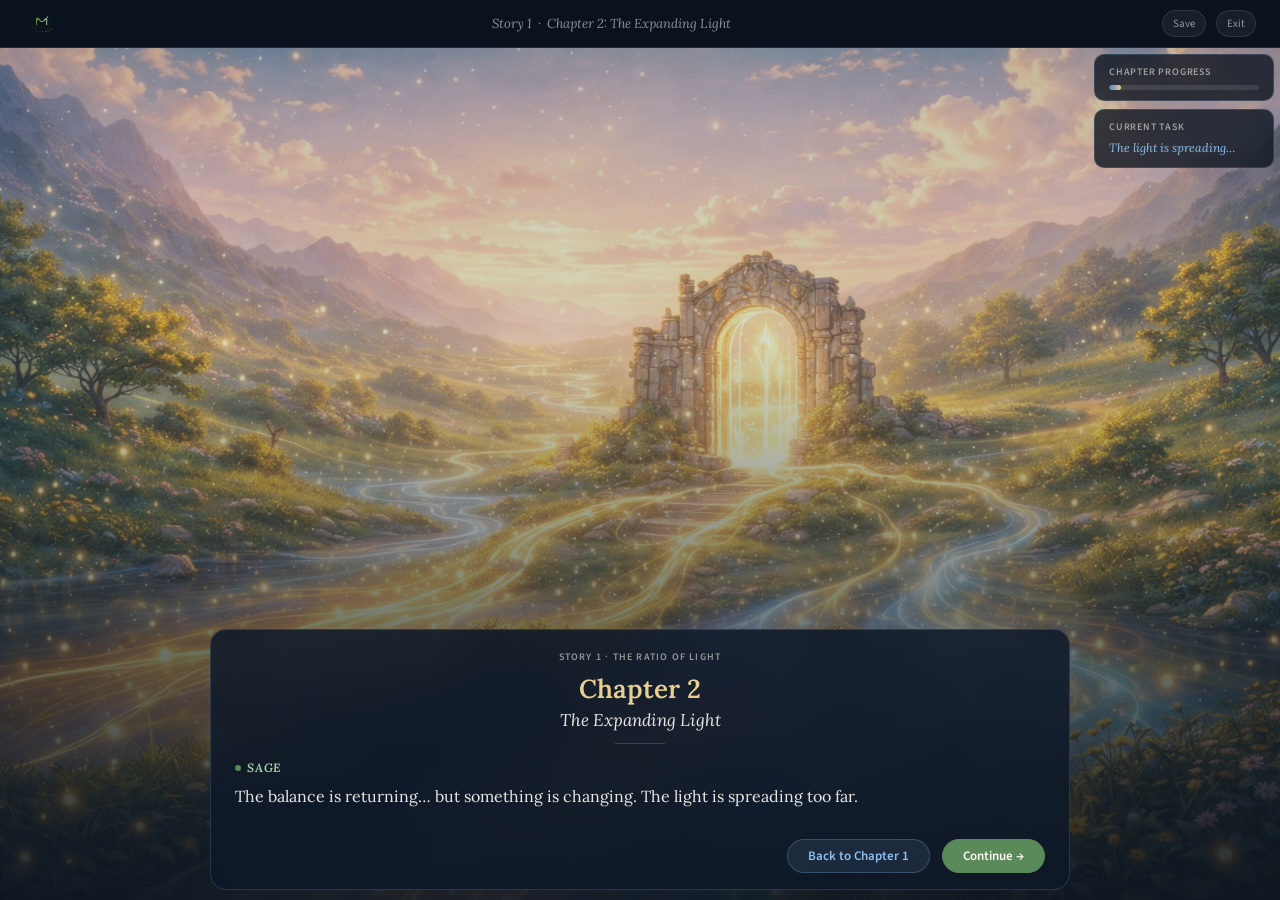
<file: chapters/chapter-ratios-2.html>
<!DOCTYPE html>
<html lang="en">
<head>
<meta charset="UTF-8">
<meta name="viewport" content="width=device-width, initial-scale=1.0">
<title>Mathage &#8212; Chapter 2: The Expanding Light</title>
<style>
@import url('https://fonts.googleapis.com/css2?family=Lora:ital,wght@0,400;0,500;0,600;1,400;1,600&family=Source+Sans+3:wght@300;400;600&family=Caveat:wght@400;500&display=swap');
*{box-sizing:border-box;margin:0;padding:0}
:root{
  --bg-dark:#0D1520;
  --panel:rgba(10,18,30,0.78);
  --panel2:rgba(14,24,40,0.85);
  --cream:#FDFAF4;--warm:#F5EDD8;
  --gold:#C8A84B;--goldl:#E8D090;--goldp:#F7EDD4;
  --sage-green:#5A8A5A;--sage-light:#A8D4A8;
  --moon:#D4E8F8;--moonl:#EAF4FF;
  --blue:#4A80C8;--bluel:#90C0F0;--bluep:#D0E8F8;
  --glow:#F0E060;--glowblue:#80C8FF;
  --txti:rgba(253,250,244,0.92);--txtm:rgba(253,250,244,0.55);
  --serif:'Lora',Georgia,serif;
  --sans:'Source Sans 3',system-ui,sans-serif;
  --hand:'Caveat',cursive;
  --radius:16px;
}
html,body{height:100%;margin:0;padding:0;overflow:hidden}
body{font-family:var(--sans);background:var(--bg-dark);display:flex;flex-direction:column;height:100vh;color:var(--txti)}

nav{
  display:flex;align-items:center;justify-content:space-between;
  padding:0 24px;height:48px;flex-shrink:0;
  background:rgba(10,18,30,0.92);
  border-bottom:1px solid rgba(144,192,240,0.15);
  z-index:50;
}
.nav-logo{font-family:var(--serif);font-size:16px;font-weight:600;color:var(--goldl);display:flex;align-items:center;gap:7px;text-decoration:none}
.logo-dot{width:18px;height:18px;border-radius:50%;background:var(--sage-green);display:flex;align-items:center;justify-content:center}
.logo-seed{width:7px;height:7px;border-radius:50%;background:#B8DFA0}
.nav-title{font-family:var(--serif);font-size:13px;font-style:italic;color:var(--txtm)}
.nav-right{display:flex;gap:10px;align-items:center}
.nav-btn{font-family:var(--sans);font-size:12px;color:var(--txtm);background:rgba(255,255,255,0.06);border:1px solid rgba(255,255,255,0.1);border-radius:20px;padding:5px 12px;cursor:pointer;transition:all .2s}
.nav-btn:hover{background:rgba(255,255,255,0.12);color:var(--txti)}

.scene{flex:1;position:relative;overflow:hidden;display:flex;align-items:flex-end}
.scene-bg{position:absolute;inset:0;overflow:hidden}
.scene-bg img{width:100%;height:100%;object-fit:cover;object-position:center center;opacity:0.85}
.scene-bg-overlay{position:absolute;inset:0;background:linear-gradient(to bottom,rgba(13,21,32,0.08) 0%,rgba(13,21,32,0.0) 35%,rgba(13,21,32,0.55) 72%,rgba(13,21,32,0.90) 100%)}

.hud-top{position:absolute;top:12px;right:16px;display:flex;flex-direction:column;gap:8px;z-index:20;min-width:180px}
.hud-card{background:var(--panel);border:1px solid rgba(144,192,240,0.18);border-radius:10px;padding:10px 14px;backdrop-filter:blur(8px)}
.hud-label{font-family:var(--sans);font-size:10px;font-weight:600;letter-spacing:0.8px;text-transform:uppercase;color:var(--txtm);margin-bottom:6px}
.progress-track{width:100%;height:5px;background:rgba(255,255,255,0.1);border-radius:3px;overflow:hidden}
.progress-fill{height:100%;background:linear-gradient(to right,var(--blue),var(--goldl));border-radius:3px;transition:width .6s ease}
.task-text{font-family:var(--serif);font-size:12px;font-style:italic;color:var(--bluel);line-height:1.4}
.persist-row{display:flex;align-items:center;gap:8px}
.persist-orbs{display:flex;gap:4px}
.orb{width:14px;height:14px;border-radius:50%;background:rgba(240,224,96,0.12);border:1px solid rgba(240,224,96,0.22);transition:all .4s}
.orb.lit{background:var(--glow);border-color:var(--gold);box-shadow:0 0 6px rgba(240,224,96,0.5)}
.persist-label{font-family:var(--sans);font-size:11px;color:var(--txtm)}

.hud-float{position:absolute;bottom:200px;right:16px;display:flex;flex-direction:column;gap:8px;z-index:20}
.float-btn{width:44px;height:44px;border-radius:50%;display:flex;align-items:center;justify-content:center;background:var(--panel);border:1px solid rgba(255,255,255,0.12);cursor:pointer;transition:all .2s;backdrop-filter:blur(8px);font-size:18px;position:relative}
.float-btn:hover{background:rgba(20,36,60,0.95);border-color:rgba(144,192,240,0.4);transform:scale(1.06)}
.float-tip{position:absolute;right:52px;top:50%;transform:translateY(-50%);background:rgba(10,18,30,0.92);border:1px solid rgba(144,192,240,0.2);border-radius:6px;padding:4px 10px;font-family:var(--sans);font-size:11px;color:var(--bluel);white-space:nowrap;opacity:0;pointer-events:none;transition:opacity .15s}
.float-btn:hover .float-tip{opacity:1}

.dialogue-area{position:relative;z-index:10;width:100%;padding:0 20px 16px}
.dialogue-box{background:var(--panel2);border:1px solid rgba(144,192,240,0.18);border-radius:var(--radius);padding:20px 24px 16px;backdrop-filter:blur(16px);max-width:860px;margin:0 auto}
.dialogue-speaker{font-family:var(--serif);font-size:12px;font-weight:600;font-style:italic;color:var(--sage-light);text-transform:uppercase;letter-spacing:0.8px;margin-bottom:8px;display:flex;align-items:center;gap:6px}
.speaker-dot{width:6px;height:6px;border-radius:50%;background:var(--sage-green)}
.dialogue-text{font-family:var(--serif);font-size:16px;font-weight:400;color:var(--txti);line-height:1.65;min-height:44px}
.dialogue-continue{display:flex;align-items:center;justify-content:flex-end;gap:12px;margin-top:12px}
.btn-continue{font-family:var(--sans);font-size:13px;font-weight:600;color:var(--bluel);background:rgba(144,192,240,0.1);border:1px solid rgba(144,192,240,0.25);border-radius:20px;padding:7px 20px;cursor:pointer;transition:all .2s}
.btn-continue:hover{background:rgba(144,192,240,0.2);border-color:rgba(144,192,240,0.45)}
.btn-continue.primary{background:var(--sage-green);border-color:var(--sage-green);color:var(--cream)}
.btn-continue.primary:hover{background:#4A7A4A}
.choices{display:flex;flex-direction:column;gap:8px;margin-top:14px}
.choice-btn{font-family:var(--serif);font-size:14px;font-weight:400;font-style:italic;color:var(--moonl);background:rgba(30,50,90,0.5);border:1px solid rgba(180,200,240,0.2);border-radius:10px;padding:10px 16px;cursor:pointer;transition:all .2s;text-align:left}
.choice-btn:hover{background:rgba(50,80,140,0.65);border-color:rgba(180,200,240,0.4);transform:translateX(4px)}

/* energy flow display */
.energy-flow{
  display:flex;align-items:center;justify-content:center;gap:20px;
  background:rgba(255,255,255,0.04);border-radius:12px;
  padding:16px;margin-bottom:16px;
  border:1px solid rgba(144,192,240,0.12);
}
.energy-val{text-align:center}
.energy-num{font-family:var(--serif);font-size:30px;font-weight:600}
.energy-num.light-col{color:var(--goldl)}
.energy-num.shadow-col{color:var(--bluel)}
.energy-lbl{font-family:var(--sans);font-size:11px;color:var(--txtm);margin-top:2px}
.energy-sep{font-family:var(--serif);font-size:22px;color:rgba(200,200,240,0.3)}
.energy-status{
  font-family:var(--sans);font-size:11px;font-weight:600;
  letter-spacing:0.6px;text-transform:uppercase;
  padding:3px 10px;border-radius:50px;
  background:rgba(240,160,80,0.15);color:#F0C080;
  border:1px solid rgba(240,160,80,0.25);
  animation:pulse 2s ease-in-out infinite;
}
@keyframes pulse{0%,100%{opacity:.6}50%{opacity:1}}

/* scale tool */
.scale-tool{
  background:rgba(255,255,255,0.04);border-radius:12px;
  padding:16px;border:1px solid rgba(144,192,240,0.1);
  margin-bottom:14px;
}
.scale-row{display:flex;align-items:center;gap:10px;margin-bottom:10px}
.scale-label{font-family:var(--sans);font-size:11px;font-weight:600;text-transform:uppercase;letter-spacing:0.6px;color:var(--txtm);width:52px;text-align:right;flex-shrink:0}
.scale-track{flex:1;height:20px;background:rgba(255,255,255,0.06);border-radius:5px;overflow:hidden;position:relative}
.scale-fill{height:100%;border-radius:5px;transition:width .4s ease}
.scale-fill.gold{background:linear-gradient(to right,#C8A030,#F0D060)}
.scale-fill.blue{background:linear-gradient(to right,#3060A0,#60A0E0)}
.scale-num{font-family:var(--serif);font-size:13px;font-weight:600;color:var(--txti);width:28px;flex-shrink:0}
.scale-multiplier-row{display:flex;gap:8px;justify-content:center;margin-top:10px;flex-wrap:wrap}
.scale-mult-btn{
  font-family:var(--sans);font-size:12px;font-weight:600;
  background:rgba(144,192,240,0.1);border:1px solid rgba(144,192,240,0.2);
  border-radius:20px;padding:5px 14px;cursor:pointer;color:var(--bluel);transition:all .2s;
}
.scale-mult-btn:hover,.scale-mult-btn.active{background:rgba(144,192,240,0.25);border-color:rgba(144,192,240,0.5)}

/* input row */
.input-row{display:flex;gap:16px;margin-bottom:10px;align-items:flex-end}
.input-group{flex:1;text-align:center}
.input-label{font-family:var(--sans);font-size:11px;font-weight:600;letter-spacing:0.6px;text-transform:uppercase;color:var(--txtm);margin-bottom:6px}
.input-group input{width:100%;background:rgba(255,255,255,0.07);border:1px solid rgba(255,255,255,0.15);border-radius:8px;padding:10px;font-family:var(--serif);font-size:22px;font-weight:600;color:var(--goldl);text-align:center;outline:none;transition:border .2s}
.input-group input:focus{border-color:rgba(144,192,240,0.5)}
.input-sep{font-family:var(--serif);font-size:20px;color:rgba(200,200,240,0.3);padding-bottom:10px}

.feedback-bar{font-family:var(--serif);font-size:13px;font-style:italic;border-radius:8px;padding:8px 14px;margin-top:8px;text-align:center;opacity:0;transition:opacity .3s;line-height:1.4}
.feedback-bar.show{opacity:1}
.feedback-bar.wrong{background:rgba(220,100,60,0.15);color:#F0A888;border:1px solid rgba(220,100,60,0.2)}
.feedback-bar.close{background:rgba(200,168,75,0.12);color:var(--goldl);border:1px solid rgba(200,168,75,0.2)}
.feedback-bar.correct{background:rgba(90,138,90,0.18);color:var(--sage-light);border:1px solid rgba(90,138,90,0.3)}

.task-btns{display:flex;gap:10px;margin-top:10px}
.task-btn{flex:1;font-family:var(--sans);font-size:13px;font-weight:600;border:none;border-radius:8px;padding:11px;cursor:pointer;transition:all .2s}
.task-btn.primary{background:var(--sage-green);color:var(--cream)}
.task-btn.primary:hover{background:#4A7A4A}
.task-btn.secondary{background:rgba(255,255,255,0.07);color:var(--txtm);border:1px solid rgba(255,255,255,0.1)}
.task-btn.secondary:hover{background:rgba(255,255,255,0.12)}
.task-hint{font-family:var(--serif);font-size:12px;font-style:italic;color:rgba(144,192,240,0.5);margin-top:10px;text-align:center;line-height:1.5}

/* sage bubble */
.sage-bubble{position:absolute;bottom:200px;right:72px;max-width:260px;background:rgba(14,28,44,0.94);border:1px solid rgba(168,212,168,0.25);border-radius:14px;padding:12px 16px;z-index:40;opacity:0;pointer-events:none;transition:opacity .25s,transform .25s;transform:translateY(6px);backdrop-filter:blur(12px)}
.sage-bubble.show{opacity:1;pointer-events:all;transform:translateY(0)}
.sage-bubble-txt{font-family:var(--serif);font-size:13px;font-style:italic;color:var(--sage-light);line-height:1.55;margin-bottom:10px}
.sage-bubble-btns{display:flex;gap:6px;flex-wrap:wrap}
.sage-bubble-btn{font-family:var(--sans);font-size:11px;font-weight:600;background:rgba(90,138,90,0.18);border:1px solid rgba(90,138,90,0.3);border-radius:20px;padding:4px 10px;cursor:pointer;color:var(--sage-light);transition:all .15s}
.sage-bubble-btn:hover{background:rgba(90,138,90,0.32)}

/* constraint badge */
.constraint-badge{
  display:inline-flex;align-items:center;gap:6px;
  background:rgba(144,192,240,0.1);border:1px solid rgba(144,192,240,0.25);
  border-radius:8px;padding:7px 14px;margin-bottom:12px;
  font-family:var(--serif);font-size:14px;font-style:italic;color:var(--bluel);
}

/* success overlay */
.success-overlay{display:none;position:absolute;inset:0;z-index:50;background:rgba(8,14,24,0.65);align-items:center;justify-content:center;backdrop-filter:blur(4px)}
.success-overlay.show{display:flex}
.success-card{background:rgba(12,20,36,0.97);border:1.5px solid rgba(144,192,240,0.3);border-radius:20px;padding:32px 36px;max-width:420px;width:90%;text-align:center}
.success-glow{font-size:28px;margin-bottom:10px;letter-spacing:6px;color:var(--goldl)}
.success-title{font-family:var(--serif);font-size:22px;font-weight:600;color:var(--goldl);margin-bottom:6px}
.success-sub{font-family:var(--serif);font-size:14px;font-style:italic;color:var(--sage-light);margin-bottom:20px;line-height:1.55}
.success-badges{display:flex;justify-content:center;gap:10px;margin-bottom:22px;flex-wrap:wrap}
.badge{background:rgba(144,192,240,0.08);border:1px solid rgba(144,192,240,0.2);border-radius:8px;padding:9px 14px;text-align:center}
.badge-val{font-family:var(--serif);font-size:15px;font-weight:600;color:var(--goldl)}
.badge-lbl{font-family:var(--sans);font-size:10px;color:var(--txtm);margin-top:2px}
.success-btn{width:100%;font-family:var(--sans);font-size:14px;font-weight:600;border:none;border-radius:8px;padding:12px;cursor:pointer;transition:all .2s;margin-top:6px}
.success-btn.primary{background:var(--sage-green);color:var(--cream)}
.success-btn.primary:hover{background:#4A7A4A}
.success-btn.sec{background:rgba(255,255,255,0.07);color:var(--txtm);border:1px solid rgba(255,255,255,0.1)}

/* particles */
.particles{position:absolute;inset:0;pointer-events:none;z-index:6;overflow:hidden}
.particle{position:absolute;border-radius:50%;opacity:0;animation:floatUp 2.5s ease-out forwards}
@keyframes floatUp{0%{opacity:0;transform:translateY(0) scale(0)}20%{opacity:.8}100%{opacity:0;transform:translateY(-130px) scale(0.2)}}
.fade-in{animation:fadeIn .5s ease forwards}
@keyframes fadeIn{from{opacity:0;transform:translateY(8px)}to{opacity:1;transform:translateY(0)}}
.screen{display:none}
.screen.active{display:flex;flex-direction:column;height:100%}
@keyframes sageFloat{0%,100%{transform:translateY(0px)}50%{transform:translateY(-8px)}}
</style>
<link rel="stylesheet" href="../mobile.css">
</head>
<body>

<nav>
  <div class="nav-logo" onclick="window.location.href='../index.html'" style="cursor:pointer"><img src="../images/logo.png" alt="Mathage" style="height:36px;width:auto;display:block;object-fit:contain;">
  </div>
  <div class="nav-title">Story 1 &nbsp;&#183;&nbsp; Chapter 2: The Expanding Light</div>
  <div class="nav-right">
    <button class="nav-btn" onclick="saveProgress()">Save</button>
    <button class="nav-btn" onclick="exitChapter()">Exit</button>
  </div>
</nav>

<!-- ════ SCREEN 1 — Transition ════ -->
<div class="screen active" id="screen-1">
  <div class="scene">
    <div class="scene-bg">
      <img src="../images/gate-bg.png" alt="expanding light gate">
      <div class="scene-bg-overlay"></div>
    </div>
    <div class="particles" id="p1"></div>
    <div class="hud-top">
      <div class="hud-card">
        <div class="hud-label">Chapter Progress</div>
        <div class="progress-track"><div class="progress-fill" style="width:8%"></div></div>
      </div>
      <div class="hud-card">
        <div class="hud-label">Current Task</div>
        <div class="task-text">The light is spreading&#8230;</div>
      </div>
    </div>
    <div class="dialogue-area fade-in">
      <div class="dialogue-box">
        <div style="text-align:center;margin-bottom:16px">
          <div style="font-family:var(--sans);font-size:10px;font-weight:600;letter-spacing:1.2px;text-transform:uppercase;color:var(--txtm);margin-bottom:8px">Story 1 &#183; The Ratio of Light</div>
          <div style="font-family:var(--serif);font-size:26px;font-weight:600;color:var(--goldl);margin-bottom:4px">Chapter 2</div>
          <div style="font-family:var(--serif);font-size:17px;font-style:italic;color:var(--txti);margin-bottom:12px">The Expanding Light</div>
          <div style="width:50px;height:1px;background:rgba(144,192,240,0.25);margin:0 auto 12px"></div>
        </div>
        <div class="dialogue-speaker"><div class="speaker-dot"></div>Sage</div>
        <div class="dialogue-text" id="dlg-1-txt">The balance is returning&#8230; but something is changing. The light is spreading too far.</div>
        <div class="dialogue-continue">
          <button class="btn-continue" onclick="window.location.href='chapter-ratios-1.html'">Back to Chapter 1</button>
          <button class="btn-continue primary" id="btn-1" onclick="advDlg1()">Continue &#8594;</button>
        </div>
      </div>
    </div>
  </div>
</div>

<!-- ════ SCREEN 2 — New Problem ════ -->
<div class="screen" id="screen-2">
  <div class="scene">
    <div class="scene-bg">
      <img src="../images/gate-bg.png" alt="gate">
      <div class="scene-bg-overlay"></div>
    </div>
    <div class="hud-top">
      <div class="hud-card">
        <div class="hud-label">Chapter Progress</div>
        <div class="progress-track"><div class="progress-fill" style="width:22%"></div></div>
      </div>
      <div class="hud-card">
        <div class="hud-label">Persistence</div>
        <div class="persist-row">
          <div class="persist-orbs">
            <div class="orb" id="o1"></div><div class="orb" id="o2"></div>
            <div class="orb" id="o3"></div><div class="orb" id="o4"></div>
            <div class="orb" id="o5"></div>
          </div>
          <div class="persist-label" id="plbl">0 moments</div>
        </div>
      </div>
    </div>
    <div class="hud-float">
      <div class="float-btn" onclick="toggleSage()"><span>&#9784;</span><div class="float-tip">Ask Sage</div></div>
      <div class="float-btn" onclick="toggleScaleTool()"><span>&#128202;</span><div class="float-tip">Scale tool</div></div>
    </div>
    <div class="sage-bubble" id="sage-bubble">
      <div class="sage-bubble-txt" id="sage-txt">What happens if both parts change in the same way?</div>
      <div class="sage-bubble-btns">
        <button class="sage-bubble-btn" onclick="sageHint2()">Another hint</button>
        <button class="sage-bubble-btn" onclick="closeSage()">Let me try</button>
      </div>
    </div>
    <div class="dialogue-area fade-in">
      <div class="dialogue-box">
        <div class="dialogue-speaker"><div class="speaker-dot"></div>Sage</div>
        <div class="dialogue-text" id="dlg-2-txt">The gate is growing stronger. When it expands, the amounts change. But the balance must stay the same.</div>
        <div class="energy-flow" style="margin-top:14px">
          <div class="energy-val">
            <div class="energy-num light-col">6</div>
            <div class="energy-lbl">Light</div>
          </div>
          <div class="energy-sep">&#58;</div>
          <div class="energy-val">
            <div class="energy-num shadow-col">3</div>
            <div class="energy-lbl">Shadow</div>
          </div>
          <div style="margin-left:12px">
            <div class="energy-status">Energy expanding</div>
          </div>
        </div>

        <div class="constraint-badge">&#10024; The energy doubles &#8212; what happens to the balance?</div>

        <div class="scale-tool" id="scale-tool" style="display:none">
          <div style="font-family:var(--sans);font-size:10px;font-weight:600;letter-spacing:0.8px;text-transform:uppercase;color:var(--txtm);margin-bottom:10px">Visual Scale Tool</div>
          <div class="scale-row">
            <div class="scale-label">Light</div>
            <div class="scale-track"><div class="scale-fill gold" id="bar-l" style="width:50%"></div></div>
            <div class="scale-num" id="sn-l">6</div>
          </div>
          <div class="scale-row">
            <div class="scale-label">Shadow</div>
            <div class="scale-track"><div class="scale-fill blue" id="bar-s" style="width:25%"></div></div>
            <div class="scale-num" id="sn-s">3</div>
          </div>
          <div class="scale-multiplier-row">
            <button class="scale-mult-btn" onclick="applyScale(0.5)">&#215;0.5</button>
            <button class="scale-mult-btn" onclick="applyScale(1)" id="sm-1">&#215;1 (original)</button>
            <button class="scale-mult-btn" onclick="applyScale(2)">&#215;2</button>
            <button class="scale-mult-btn" onclick="applyScale(3)">&#215;3</button>
          </div>
          <div style="font-family:var(--serif);font-size:11px;font-style:italic;color:var(--txtm);text-align:center;margin-top:8px" id="scale-hint-txt">Original: 6 : 3 &#8212; try scaling up</div>
        </div>

        <div class="input-row">
          <div class="input-group">
            <div class="input-label">Light</div>
            <input type="number" id="inp-l" placeholder="?" min="0.5" max="999" step="0.5" oninput="liveUpdate()">
          </div>
          <div class="input-sep" style="padding-bottom:10px">&#58;</div>
          <div class="input-group">
            <div class="input-label">Shadow</div>
            <input type="number" id="inp-s" placeholder="?" min="0.5" max="999" step="0.5" oninput="liveUpdate()">
          </div>
        </div>
        <div class="feedback-bar" id="fb"></div>
        <div class="task-btns">
          <button class="task-btn secondary" onclick="toggleSage()">Ask Sage</button>
          <button class="task-btn primary" onclick="testIdea1()">Test My Idea</button>
        </div>
        <div class="task-hint" id="task-hint-1">&#8220;What happens if everything doubles?&#8221;</div>
      </div>
    </div>
  </div>
</div>

<!-- ════ SCREEN 3 — Second Challenge ════ -->
<div class="screen" id="screen-3">
  <div class="scene">
    <div class="scene-bg">
      <img src="../images/gate-bg.png" alt="gate">
      <div class="scene-bg-overlay"></div>
    </div>
    <div class="hud-top">
      <div class="hud-card">
        <div class="hud-label">Chapter Progress</div>
        <div class="progress-track"><div class="progress-fill" style="width:62%"></div></div>
      </div>
      <div class="hud-card">
        <div class="hud-label">Persistence</div>
        <div class="persist-row">
          <div class="persist-orbs">
            <div class="orb" id="o2-1"></div><div class="orb" id="o2-2"></div>
            <div class="orb" id="o2-3"></div><div class="orb" id="o2-4"></div>
            <div class="orb" id="o2-5"></div>
          </div>
          <div class="persist-label" id="plbl2">0 moments</div>
        </div>
      </div>
    </div>
    <div class="hud-float">
      <div class="float-btn" onclick="toggleSage2()"><span>&#9784;</span><div class="float-tip">Ask Sage</div></div>
    </div>
    <div class="sage-bubble" id="sage-bubble-2">
      <div class="sage-bubble-txt" id="sage-txt-2">Try multiplying both numbers by the same value. What stays the same?</div>
      <div class="sage-bubble-btns">
        <button class="sage-bubble-btn" onclick="sageHint3()">Another hint</button>
        <button class="sage-bubble-btn" onclick="closeSage2()">Let me try</button>
      </div>
    </div>
    <div class="dialogue-area fade-in">
      <div class="dialogue-box">
        <div class="dialogue-speaker"><div class="speaker-dot"></div>Sage</div>
        <div class="dialogue-text">Now the energy is pulling back. The gate needs less. Can you find the reduced balance?</div>
        <div class="energy-flow" style="margin-top:14px">
          <div class="energy-val">
            <div class="energy-num light-col">6</div>
            <div class="energy-lbl">Light</div>
          </div>
          <div class="energy-sep">&#58;</div>
          <div class="energy-val">
            <div class="energy-num shadow-col">3</div>
            <div class="energy-lbl">Shadow</div>
          </div>
          <div style="margin-left:12px">
            <div class="energy-status" style="background:rgba(80,140,220,0.15);color:#90C0F0;border-color:rgba(80,140,220,0.25)">Energy reducing</div>
          </div>
        </div>
        <div class="constraint-badge" style="background:rgba(80,140,220,0.1);border-color:rgba(80,140,220,0.25);color:var(--bluel)">&#10052; The energy is reduced by half &#8212; keep the balance</div>
        <div class="input-row">
          <div class="input-group">
            <div class="input-label">Light</div>
            <input type="number" id="inp-l2" placeholder="?" min="0.5" max="99" step="0.5">
          </div>
          <div class="input-sep" style="padding-bottom:10px">&#58;</div>
          <div class="input-group">
            <div class="input-label">Shadow</div>
            <input type="number" id="inp-s2" placeholder="?" min="0.5" max="99" step="0.5">
          </div>
        </div>
        <div class="feedback-bar" id="fb2"></div>
        <div class="task-btns">
          <button class="task-btn secondary" onclick="toggleSage2()">Ask Sage</button>
          <button class="task-btn primary" onclick="testIdea2()">Test My Idea</button>
        </div>
        <div class="task-hint">&#8220;How can you keep the same balance when values shrink?&#8221;</div>
      </div>
    </div>
  </div>
</div>

<!-- ════ SCREEN 4 — Reflection ════ -->
<div class="screen" id="screen-4">
  <div class="scene">
    <div class="scene-bg">
      <img src="../images/gate-bg.png" alt="gate">
      <div class="scene-bg-overlay"></div>
    </div>
    <div class="hud-top">
      <div class="hud-card">
        <div class="hud-label">Chapter Progress</div>
        <div class="progress-track"><div class="progress-fill" style="width:88%"></div></div>
      </div>
    </div>
    <div class="dialogue-area fade-in">
      <div class="dialogue-box">
        <div class="dialogue-speaker"><div class="speaker-dot"></div>Reflection</div>
        <div style="display:flex;flex-direction:column;gap:14px">
          <div>
            <div style="font-family:var(--serif);font-size:14px;font-style:italic;color:var(--txti);margin-bottom:8px;line-height:1.5">Did the balance change when the numbers changed?</div>
            <div style="display:flex;flex-direction:column;gap:6px" id="ref1">
              <button class="choice-btn" onclick="selRef(this,'ref1')">No &#8212; the relationship stayed the same even as numbers grew</button>
              <button class="choice-btn" onclick="selRef(this,'ref1')">Yes &#8212; bigger numbers felt different to me</button>
              <button class="choice-btn" onclick="selRef(this,'ref1')">I&#8217;m not sure yet</button>
            </div>
          </div>
          <div>
            <div style="font-family:var(--serif);font-size:14px;font-style:italic;color:var(--txti);margin-bottom:8px;line-height:1.5">What stayed the same?</div>
            <textarea style="width:100%;background:rgba(255,255,255,0.05);border:1px solid rgba(255,255,255,0.1);border-radius:8px;padding:10px 14px;font-family:var(--serif);font-size:13px;color:var(--txti);resize:none;outline:none;min-height:52px;line-height:1.5" placeholder="Write anything &#8212; there is no wrong answer&#8230;"></textarea>
          </div>
          <button class="task-btn primary" onclick="goScreen('screen-5')">Save reflection &#8594;</button>
        </div>
      </div>
    </div>
  </div>
</div>

<!-- ════ SCREEN 5 — Chapter End ════ -->
<div class="screen" id="screen-5">
  <div class="scene">
    <div class="scene-bg">
      <img src="../images/gate-bg.png" alt="gate">
      <div class="scene-bg-overlay"></div>
    </div>
    <div class="particles" id="p5"></div>
    <div class="hud-top">
      <div class="hud-card">
        <div class="hud-label">Chapter Progress</div>
        <div class="progress-track"><div class="progress-fill" style="width:100%"></div></div>
        <div style="font-family:var(--sans);font-size:10px;color:var(--sage-light);margin-top:4px">Complete</div>
      </div>
    </div>
    <div class="dialogue-area fade-in">
      <div class="dialogue-box" style="text-align:center">
        <div style="font-family:var(--sans);font-size:10px;font-weight:600;letter-spacing:1.2px;text-transform:uppercase;color:var(--txtm);margin-bottom:8px">Chapter Complete</div>
        <div style="font-family:var(--serif);font-size:22px;font-weight:600;color:var(--goldl);margin-bottom:14px">Chapter 2: The Expanding Light</div>
        <div style="display:flex;justify-content:center;gap:10px;margin-bottom:16px;flex-wrap:wrap">
          <div style="background:rgba(200,168,75,0.1);border:1px solid rgba(200,168,75,0.2);border-radius:8px;padding:9px 14px;text-align:center">
            <div style="font-family:var(--serif);font-size:14px;font-weight:600;color:var(--goldl)">Scaling Ratios</div>
            <div style="font-family:var(--sans);font-size:10px;color:var(--txtm);margin-top:2px">Concept explored</div>
          </div>
          <div style="background:rgba(90,138,90,0.1);border:1px solid rgba(90,138,90,0.2);border-radius:8px;padding:9px 14px;text-align:center">
            <div style="font-family:var(--serif);font-size:14px;font-weight:600;color:var(--sage-light)" id="end-p">0</div>
            <div style="font-family:var(--sans);font-size:10px;color:var(--txtm);margin-top:2px">Persistence moments</div>
          </div>
          <div style="background:rgba(144,192,240,0.08);border:1px solid rgba(144,192,240,0.18);border-radius:8px;padding:9px 14px;text-align:center">
            <div style="font-family:var(--serif);font-size:14px;font-weight:600;color:var(--bluel)">Saved</div>
            <div style="font-family:var(--sans);font-size:10px;color:var(--txtm);margin-top:2px">Reflection in Journey</div>
          </div>
        </div>
        <div style="background:rgba(255,255,255,0.04);border-radius:10px;padding:14px;margin-bottom:16px;border:1px solid rgba(255,255,255,0.06)">
          <div style="font-family:var(--serif);font-size:14px;font-style:italic;color:var(--sage-light);line-height:1.65">&#8220;You are starting to see it.<br>Balance is not about size. It is about relationship.&#8221;</div>
          <div style="font-family:var(--sans);font-size:11px;color:var(--txtm);margin-top:6px">&#8212; Sage</div>
        </div>
        <div style="display:flex;flex-direction:column;gap:8px">
          <button class="task-btn primary" style="width:100%" onclick="window.location.href='chapter-ratios-3.html'">Continue to Chapter 3 &#8594;</button>
          <div style="display:flex;gap:8px">
            <button class="btn-continue" style="flex:1;justify-content:center;display:flex" onclick="window.location.href='../story.html'">Story Map</button>
            <button class="btn-continue" style="flex:1;justify-content:center;display:flex">View My Journey</button>
          </div>
        </div>
      </div>
    </div>
  </div>
</div>

<!-- SUCCESS -->
<div class="success-overlay" id="succ">
  <div class="success-card">
    <div class="success-glow">&#10022; &#10022; &#10022;</div>
    <div class="success-title" id="succ-title">The light flows in balance.</div>
    <div class="success-sub" id="succ-sub">&#8220;You kept the relationship intact even as everything changed.&#8221; &#8212; Sage</div>
    <div class="success-badges">
      <div class="badge"><div class="badge-val">+1</div><div class="badge-lbl">Persistence Light</div></div>
      <div class="badge"><div class="badge-val">+1</div><div class="badge-lbl">Memory saved</div></div>
    </div>
    <button class="success-btn primary" id="succ-btn" onclick="closeSucc()">Continue &#8594;</button>
  </div>
</div>

<script>
var state = {persist:0, orbCount:0, orbCount2:0, sageLevel:0, sageLevel2:0, attempts1:0, attempts2:0};

var dlg1 = [
  'The balance is returning&#8230; but something is changing. The light is spreading too far.',
  'When the gate grows, the energy inside must scale with it. The ratio must hold.',
];
var dlg1i = 0;

function advDlg1(){
  dlg1i++;
  if(dlg1i >= dlg1.length){ goScreen('screen-2'); spawnP('p1'); return; }
  document.getElementById('dlg-1-txt').innerHTML = dlg1[dlg1i];
}

function goScreen(id){
  document.querySelectorAll('.screen').forEach(function(s){s.classList.remove('active')});
  document.getElementById(id).classList.add('active');
}

function addPersist(prefix){
  state.persist++;
  var key = prefix === '2' ? 'orbCount2' : 'orbCount';
  var pfx = prefix === '2' ? 'o2-' : 'o';
  var lblId = prefix === '2' ? 'plbl2' : 'plbl';
  if(state[key] < 5){
    state[key]++;
    var o = document.getElementById(pfx + state[key]);
    if(o) o.classList.add('lit');
  }
  var lbl = document.getElementById(lblId);
  if(lbl) lbl.textContent = state.persist + (state.persist===1?' moment':' moments');
  document.getElementById('end-p').textContent = state.persist;
}

function liveUpdate(){
  var l = parseFloat(document.getElementById('inp-l').value)||0;
  var s = parseFloat(document.getElementById('inp-s').value)||0;
  if(l>0 && s>0 && document.getElementById('scale-tool').style.display!=='none'){
    var mx = Math.max(l,s,12);
    document.getElementById('bar-l').style.width = Math.min(100,(l/mx)*100)+'%';
    document.getElementById('bar-s').style.width = Math.min(100,(s/mx)*100)+'%';
    document.getElementById('sn-l').textContent = l;
    document.getElementById('sn-s').textContent = s;
  }
}

function applyScale(mult){
  document.getElementById('inp-l').value = (6*mult);
  document.getElementById('inp-s').value = (3*mult);
  var mx = Math.max(6*mult, 3*mult, 12);
  document.getElementById('bar-l').style.width = Math.min(100,(6*mult/mx)*100)+'%';
  document.getElementById('bar-s').style.width = Math.min(100,(3*mult/mx)*100)+'%';
  document.getElementById('sn-l').textContent = 6*mult;
  document.getElementById('sn-s').textContent = 3*mult;
  document.getElementById('scale-hint-txt').textContent = 'Scaled &#215;'+mult+': '+(6*mult)+' : '+(3*mult);
  document.querySelectorAll('.scale-mult-btn').forEach(function(b){b.classList.remove('active')});
  event.target.classList.add('active');
}

function toggleScaleTool(){
  var t = document.getElementById('scale-tool');
  t.style.display = t.style.display==='none'?'block':'none';
}

function testIdea1(){
  var l = parseFloat(document.getElementById('inp-l').value);
  var s = parseFloat(document.getElementById('inp-s').value);
  var fb = document.getElementById('fb');
  if(!l||!s||isNaN(l)||isNaN(s)){
    fb.textContent='Enter both Light and Shadow values.';
    fb.className='feedback-bar show wrong';return;
  }
  state.attempts1++;
  addPersist('1');
  var ratio = l/s;
  var target = 2;
  var diff = Math.abs(ratio-target);
  if(diff<0.01){
    fb.textContent='The light flows evenly. The balance holds as the energy expands.';
    fb.className='feedback-bar show correct';
    document.getElementById('succ-title').textContent='The light flows in balance.';
    document.getElementById('succ-btn').onclick=function(){closeSucc();goScreen('screen-3');};
    setTimeout(function(){document.getElementById('succ').classList.add('show');
    if (window.SAGE) setTimeout(function(){ window.SAGE.awardCoins(10, 'Light balanced! +10 coins'); }, 800);spawnP('p1');},700);
  } else if(diff<0.8){
    fb.textContent='The light steadies a little. The relationship feels close but not quite there.';
    fb.className='feedback-bar show close';
    if(state.attempts1>=2) setTimeout(function(){document.getElementById('sage-bubble').classList.add('show');},500);
  } else {
    fb.textContent='The light becomes unstable. The amounts are uneven. Try adjusting both together.';
    fb.className='feedback-bar show wrong';
    setTimeout(function(){ showSage2Rule('wrong'); }, 1200);
    if(state.attempts1>=2) setTimeout(function(){document.getElementById('sage-bubble').classList.add('show');},500);
  }
}

function testIdea2(){
  var l = parseFloat(document.getElementById('inp-l2').value);
  var s = parseFloat(document.getElementById('inp-s2').value);
  var fb = document.getElementById('fb2');
  if(!l||!s||isNaN(l)||isNaN(s)){
    fb.textContent='Enter both values.';
    fb.className='feedback-bar show wrong';return;
  }
  state.attempts2++;
  addPersist('2');
  var ratio = l/s;
  var target = 2;
  var diff = Math.abs(ratio-target);
  if(diff<0.01){
    fb.textContent='The gate accepts the reduced energy. The balance holds.';
    fb.className='feedback-bar show correct';
    document.getElementById('succ-title').textContent='Balance restored at smaller scale.';
    document.getElementById('succ-sub').innerHTML='&#8220;The relationship is what matters. Not the size.&#8221; &#8212; Sage';
    document.getElementById('succ-btn').onclick=function(){closeSucc();goScreen('screen-4');};
    setTimeout(function(){document.getElementById('succ').classList.add('show');spawnP('p5');},700);
  } else if(diff<0.8){
    fb.textContent='The energy flickers. Getting closer &#8212; try halving both numbers from before.';
    fb.className='feedback-bar show close';
    if(state.attempts2>=2) setTimeout(function(){document.getElementById('sage-bubble-2').classList.add('show');},500);
  } else {
    fb.textContent='The gate flickers. Remember: both values need to shrink in the same proportion.';
    fb.className='feedback-bar show wrong';
    if(state.attempts2>=2) setTimeout(function(){document.getElementById('sage-bubble-2').classList.add('show');},500);
  }
}


function closeSage(){document.getElementById('sage-bubble').classList.remove('show');}
function sageHint2(){
  state.sageLevel++;
  var txt = document.getElementById('sage-txt');
  if(state.sageLevel===1) txt.textContent='Try multiplying both numbers by the same amount. If Light was 6 and you double it, what does Shadow become?';
  else txt.textContent='Light = 6&#215;2 = 12. Shadow = 3&#215;2 = 6. Does 12:6 have the same relationship as 6:3?';
  addPersist('1');
}
function toggleSage2(){document.getElementById('sage-bubble-2').classList.toggle('show');addPersist('2');}
function closeSage2(){document.getElementById('sage-bubble-2').classList.remove('show');}
function sageHint3(){
  state.sageLevel2++;
  var txt = document.getElementById('sage-txt-2');
  if(state.sageLevel2===1) txt.textContent='If the original is 6:3, and energy is halved, try dividing both by 2. What do you get?';
  else txt.textContent='6 &#247; 2 = 3. 3 &#247; 2 = 1.5. So 3:1.5 keeps the same balance. Or think of it as 2:1.';
  addPersist('2');
}

function closeSucc(){document.getElementById('succ').classList.remove('show');}

function selRef(el, gid){
  document.querySelectorAll('#'+gid+' .choice-btn').forEach(function(b){b.style.background='rgba(30,50,90,0.5)';b.style.borderColor='rgba(180,200,240,0.2)'});
  el.style.background='rgba(50,80,140,0.65)';
  el.style.borderColor='rgba(180,200,240,0.45)';
}

function spawnP(id){
  var c=document.getElementById(id);
  if(!c)return;
  for(var i=0;i<14;i++){
    var p=document.createElement('div');
    p.className='particle';
    p.style.left=(15+Math.random()*70)+'%';
    p.style.bottom=(12+Math.random()*20)+'%';
    p.style.width=p.style.height=(4+Math.random()*5)+'px';
    p.style.background=Math.random()>.5?'#F0D060':'#80C8FF';
    p.style.animationDelay=(Math.random()*.8)+'s';
    c.appendChild(p);
    setTimeout(function(el){el.remove();},3000,p);
  }
}

function saveProgress(){alert('Progress saved.');}
function exitChapter(){if(confirm('Exit? Progress will be saved.'))window.location.href='../story.html';}

spawnP('p1');

// SAGE RULES — Chapter 2
var sage2IdleTimer = null;
var sage2LastAction = Date.now();

function sage2ResetIdle() {
  sage2LastAction = Date.now();
  clearTimeout(sage2IdleTimer);
  sage2IdleTimer = setTimeout(function() {
    showSage2Rule('idle');
  }, 40000);
}

function showSage2Rule(trigger) {
  var attempts = (state.attempts1||0) + (state.attempts2||0);
  var msg = '';
  if (trigger === 'idle') {
    msg = "You can slow down. What do you notice about how both numbers change together?";
  } else if (trigger === 'ask') {
    if (attempts <= 1) msg = "What happens if both parts change in the same way?";
    else if (attempts === 2) msg = "Try multiplying both numbers by the same amount. Does the balance hold?";
    else msg = "If Light was 6 and you double it to 12, what should happen to Shadow to keep the same relationship?";
  } else if (trigger === 'wrong') {
    if (attempts <= 1) msg = "The light feels unsteady. Both parts need to change together to keep the balance.";
    else msg = "What if you tried changing both numbers by the same amount at the same time?";
  }
  if (!msg) return;
  var b = document.getElementById('sage-bubble');
  if (b) {
    var t = document.getElementById('sage-bubble-txt') || b.querySelector('div');
    if (t) t.textContent = msg;
    else b.textContent = msg;
    b.classList.add('show');
    setTimeout(function(){ b.classList.remove('show'); }, 5000);
  }
}

function toggleSage() {
  addP('1');
  fetch('/api/sage-hint', {
    method:'POST', headers:{'Content-Type':'application/json'},
    body: JSON.stringify({
      mode:'story', task:'ratio_expanding_light', concept:'ratio',
      goal:'scale ratio correctly when energy doubles or halves',
      attempts:(state.attempts1||0)+(state.attempts2||0),
      student_action:'asked for hint',
      hint_level: Math.min(3, 1+Math.floor(((state.attempts1||0)+(state.attempts2||0))/2)),
    })
  }).then(function(r){return r.json();}).then(function(d){
    if(d&&d.message){
      var b=document.getElementById('sage-bubble');
      if(b){var t=b.querySelector('.sage-bubble-txt')||b;t.textContent=d.message;b.classList.add('show');setTimeout(function(){b.classList.remove('show');},6000);}
    } else { showSage2Rule('ask'); }
  }).catch(function(){ showSage2Rule('ask'); });
}
document.addEventListener('input', sage2ResetIdle);

</script>

</body>
</html>
</file>
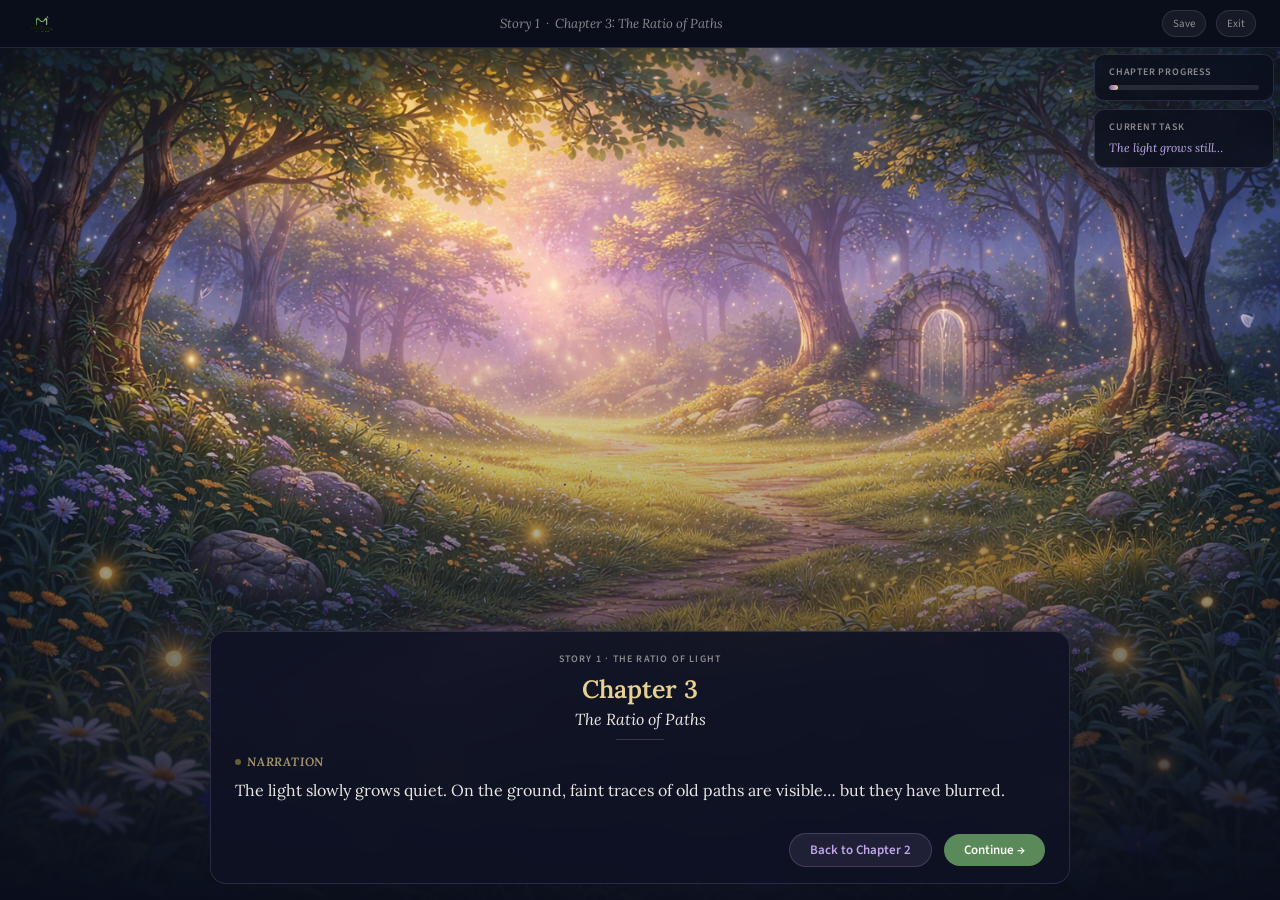
<file: chapters/chapter-ratios-3.html>
<!DOCTYPE html>
<html lang="en">
<head>
<meta charset="UTF-8">
<meta name="viewport" content="width=device-width, initial-scale=1.0">
<title>Mathage &#8212; Chapter 3: The Ratio of Paths</title>
<style>
@import url('https://fonts.googleapis.com/css2?family=Lora:ital,wght@0,400;0,500;0,600;1,400;1,600&family=Source+Sans+3:wght@300;400;600&family=Caveat:wght@400;500&display=swap');
*{box-sizing:border-box;margin:0;padding:0}
:root{
  --bg:#0A0E18;
  --panel:rgba(10,14,28,0.80);
  --panel2:rgba(14,18,36,0.88);
  --cream:#FDFAF4;
  --gold:#C8A84B;--goldl:#E8D090;--goldp:#F7EDD4;
  --sage:#5A8A5A;--sagel:#A8D4A8;
  --purple:#7A5AAA;--purplel:#C0A8E8;--purplep:#EAE0F8;
  --moon:#D4E0F8;--moonl:#EAF0FF;
  --glow:#F0E060;
  --txti:rgba(253,250,244,0.92);--txtm:rgba(253,250,244,0.52);
  --serif:'Lora',Georgia,serif;
  --sans:'Source Sans 3',system-ui,sans-serif;
  --r:16px;
}
html,body{height:100%;margin:0;padding:0;overflow:hidden}
body{font-family:var(--sans);background:var(--bg);display:flex;flex-direction:column;height:100vh;color:var(--txti)}

nav{display:flex;align-items:center;justify-content:space-between;padding:0 24px;height:48px;flex-shrink:0;background:rgba(10,14,28,0.94);border-bottom:1px solid rgba(192,168,232,0.14);z-index:50}
.nav-logo{font-family:var(--serif);font-size:16px;font-weight:600;color:var(--goldl);display:flex;align-items:center;gap:7px;text-decoration:none}
.logo-dot{width:18px;height:18px;border-radius:50%;background:var(--sage);display:flex;align-items:center;justify-content:center}
.logo-seed{width:7px;height:7px;border-radius:50%;background:#B8DFA0}
.nav-title{font-family:var(--serif);font-size:13px;font-style:italic;color:var(--txtm)}
.nav-right{display:flex;gap:10px}
.nav-btn{font-family:var(--sans);font-size:12px;color:var(--txtm);background:rgba(255,255,255,0.05);border:1px solid rgba(255,255,255,0.1);border-radius:20px;padding:5px 12px;cursor:pointer;transition:all .2s}
.nav-btn:hover{background:rgba(255,255,255,0.1);color:var(--txti)}

.scene{flex:1;position:relative;overflow:hidden;display:flex;align-items:flex-end}
.bg{position:absolute;inset:0;overflow:hidden}
.bg img{width:100%;height:100%;object-fit:cover;object-position:center center;transition:filter 1.2s ease}
.bg img.bright{filter:brightness(1.18) saturate(1.1)}
.overlay{position:absolute;inset:0;background:linear-gradient(to bottom,rgba(10,14,28,0.06) 0%,rgba(10,14,28,0.0) 30%,rgba(10,14,28,0.52) 70%,rgba(10,14,28,0.92) 100%);transition:background 1s}

.hud-top{position:absolute;top:12px;right:16px;display:flex;flex-direction:column;gap:8px;z-index:20;min-width:180px}
.hud-card{background:var(--panel);border:1px solid rgba(192,168,232,0.16);border-radius:10px;padding:10px 14px;backdrop-filter:blur(8px)}
.hud-label{font-family:var(--sans);font-size:10px;font-weight:600;letter-spacing:.8px;text-transform:uppercase;color:var(--txtm);margin-bottom:6px}
.prog-track{width:100%;height:5px;background:rgba(255,255,255,0.1);border-radius:3px;overflow:hidden}
.prog-fill{height:100%;background:linear-gradient(to right,var(--purple),var(--goldl));border-radius:3px;transition:width .6s ease}
.task-txt{font-family:var(--serif);font-size:12px;font-style:italic;color:var(--purplel);line-height:1.4}
.persist-row{display:flex;align-items:center;gap:8px}
.orbs{display:flex;gap:4px}
.orb{width:14px;height:14px;border-radius:50%;background:rgba(240,224,96,0.1);border:1px solid rgba(240,224,96,0.2);transition:all .4s}
.orb.lit{background:var(--glow);border-color:var(--gold);box-shadow:0 0 6px rgba(240,224,96,0.45)}
.plbl{font-family:var(--sans);font-size:11px;color:var(--txtm)}

.hud-float{position:absolute;bottom:200px;right:16px;display:flex;flex-direction:column;gap:8px;z-index:20}
.fbtn{width:44px;height:44px;border-radius:50%;display:flex;align-items:center;justify-content:center;background:var(--panel);border:1px solid rgba(255,255,255,0.1);cursor:pointer;transition:all .2s;backdrop-filter:blur(8px);font-size:18px;position:relative}
.fbtn:hover{background:rgba(20,18,44,0.96);border-color:rgba(192,168,232,0.4);transform:scale(1.06)}
.ftip{position:absolute;right:52px;top:50%;transform:translateY(-50%);background:rgba(10,14,28,0.94);border:1px solid rgba(192,168,232,0.2);border-radius:6px;padding:4px 10px;font-family:var(--sans);font-size:11px;color:var(--purplel);white-space:nowrap;opacity:0;pointer-events:none;transition:opacity .15s}
.fbtn:hover .ftip{opacity:1}

.dlg-area{position:relative;z-index:10;width:100%;padding:0 20px 16px}
.dlg-box{background:var(--panel2);border:1px solid rgba(192,168,232,0.16);border-radius:var(--r);padding:20px 24px 16px;backdrop-filter:blur(16px);max-width:860px;margin:0 auto}
.spk{font-family:var(--serif);font-size:12px;font-weight:600;font-style:italic;color:var(--sagel);text-transform:uppercase;letter-spacing:.8px;margin-bottom:8px;display:flex;align-items:center;gap:6px}
.spk-dot{width:6px;height:6px;border-radius:50%;background:var(--sage)}
.spk.narr .spk-dot{background:rgba(200,168,75,0.5)}
.spk.narr{color:rgba(232,208,144,0.7)}
.dlg-txt{font-family:var(--serif);font-size:16px;font-weight:400;color:var(--txti);line-height:1.65;min-height:44px}
.dlg-cont{display:flex;align-items:center;justify-content:flex-end;gap:12px;margin-top:12px}
.btn{font-family:var(--sans);font-size:13px;font-weight:600;border-radius:20px;padding:7px 20px;cursor:pointer;transition:all .2s;border:none}
.btn.ghost{color:var(--purplel);background:rgba(192,168,232,0.1);border:1px solid rgba(192,168,232,0.22)}
.btn.ghost:hover{background:rgba(192,168,232,0.2)}
.btn.primary{background:var(--sage);color:var(--cream)}
.btn.primary:hover{background:#4A7A4A}
.btn.purple{background:var(--purple);color:var(--cream)}
.btn.purple:hover{background:#6A4A9A}

/* set cards */
.sets-grid{display:flex;gap:10px;margin:14px 0;flex-wrap:wrap}
.set-card{
  flex:1;min-width:120px;
  background:rgba(255,255,255,0.05);
  border:1.5px solid rgba(192,168,232,0.18);
  border-radius:12px;padding:14px 12px;text-align:center;
  cursor:pointer;transition:all .22s;position:relative;
  user-select:none;
}
.set-card:hover{background:rgba(192,168,232,0.1);border-color:rgba(192,168,232,0.38)}
.set-card.selected{background:rgba(122,90,170,0.25);border-color:var(--purple);box-shadow:0 0 14px rgba(122,90,170,0.2)}
.set-card.correct-mark{border-color:var(--sage);background:rgba(90,138,90,0.18)}
.set-card.wrong-mark{border-color:rgba(200,80,60,0.5);background:rgba(200,80,60,0.1)}
.set-id{font-family:var(--sans);font-size:10px;font-weight:600;letter-spacing:.8px;text-transform:uppercase;color:var(--txtm);margin-bottom:6px}
.set-nums{font-family:var(--serif);font-size:18px;font-weight:600;color:var(--goldl);margin-bottom:4px}
.set-ratio{font-family:var(--sans);font-size:11px;color:var(--txtm)}
.set-check{position:absolute;top:8px;right:10px;font-size:14px;opacity:0;transition:opacity .2s}
.set-card.selected .set-check{opacity:1}

/* input */
.inp-wrap{display:flex;align-items:center;gap:12px;margin:12px 0}
.inp-group{flex:1;text-align:center}
.inp-lbl{font-family:var(--sans);font-size:10px;font-weight:600;letter-spacing:.6px;text-transform:uppercase;color:var(--txtm);margin-bottom:5px}
.inp-group input{width:100%;background:rgba(255,255,255,0.07);border:1px solid rgba(255,255,255,0.14);border-radius:8px;padding:9px;font-family:var(--serif);font-size:22px;font-weight:600;color:var(--goldl);text-align:center;outline:none;transition:border .2s}
.inp-group input:focus{border-color:rgba(192,168,232,0.5)}
.inp-fixed{font-family:var(--serif);font-size:22px;font-weight:600;color:rgba(232,208,144,0.5);text-align:center;flex:1}
.inp-sep{font-family:var(--serif);font-size:20px;color:rgba(200,180,240,0.28);padding-bottom:4px}

.fb{font-family:var(--serif);font-size:13px;font-style:italic;border-radius:8px;padding:8px 14px;margin-top:8px;text-align:center;opacity:0;transition:opacity .3s;line-height:1.4}
.fb.show{opacity:1}
.fb.wrong{background:rgba(200,70,50,0.13);color:#F0A090;border:1px solid rgba(200,70,50,0.2)}
.fb.close{background:rgba(200,168,75,0.11);color:var(--goldl);border:1px solid rgba(200,168,75,0.18)}
.fb.ok{background:rgba(90,138,90,0.16);color:var(--sagel);border:1px solid rgba(90,138,90,0.28)}

.task-btns{display:flex;gap:10px;margin-top:10px}
.tbtn{flex:1;font-family:var(--sans);font-size:13px;font-weight:600;border:none;border-radius:8px;padding:11px;cursor:pointer;transition:all .2s}
.tbtn.p{background:var(--sage);color:var(--cream)}.tbtn.p:hover{background:#4A7A4A}
.tbtn.s{background:rgba(255,255,255,0.07);color:var(--txtm);border:1px solid rgba(255,255,255,0.1)}.tbtn.s:hover{background:rgba(255,255,255,0.12)}
.hint-txt{font-family:var(--serif);font-size:12px;font-style:italic;color:rgba(192,168,232,0.45);margin-top:10px;text-align:center;line-height:1.5}

/* multiple choice */
.mc-row{display:flex;gap:8px;margin:12px 0;flex-wrap:wrap}
.mc-btn{flex:1;min-width:80px;font-family:var(--serif);font-size:14px;font-style:italic;color:var(--moonl);background:rgba(30,28,60,0.55);border:1px solid rgba(192,168,232,0.18);border-radius:10px;padding:10px 14px;cursor:pointer;transition:all .2s;text-align:center}
.mc-btn:hover{background:rgba(60,50,110,0.65);border-color:rgba(192,168,232,0.42)}
.mc-btn.sel{background:rgba(122,90,170,0.35);border-color:var(--purple)}

/* sage bubble */
.sage-bubble{position:absolute;bottom:200px;right:72px;max-width:260px;background:rgba(14,14,36,0.95);border:1px solid rgba(168,212,168,0.22);border-radius:14px;padding:12px 16px;z-index:40;opacity:0;pointer-events:none;transition:opacity .25s,transform .25s;transform:translateY(6px);backdrop-filter:blur(12px)}
.sage-bubble.show{opacity:1;pointer-events:all;transform:translateY(0)}
.sb-txt{font-family:var(--serif);font-size:13px;font-style:italic;color:var(--sagel);line-height:1.55;margin-bottom:10px}
.sb-btns{display:flex;gap:6px;flex-wrap:wrap}
.sb-btn{font-family:var(--sans);font-size:11px;font-weight:600;background:rgba(90,138,90,0.16);border:1px solid rgba(90,138,90,0.28);border-radius:20px;padding:4px 10px;cursor:pointer;color:var(--sagel);transition:all .15s}
.sb-btn:hover{background:rgba(90,138,90,0.3)}

/* ref */
.ref-q{font-family:var(--serif);font-size:14px;font-style:italic;color:var(--txti);margin-bottom:8px;line-height:1.5}
.ref-choices{display:flex;flex-direction:column;gap:6px;margin-bottom:14px}
.rc{font-family:var(--sans);font-size:13px;color:var(--txti);background:rgba(255,255,255,0.05);border:1px solid rgba(255,255,255,0.09);border-radius:8px;padding:8px 14px;cursor:pointer;transition:all .2s}
.rc:hover,.rc.sel{background:rgba(122,90,170,0.22);border-color:rgba(192,168,232,0.35)}
.ref-ta{width:100%;background:rgba(255,255,255,0.05);border:1px solid rgba(255,255,255,0.09);border-radius:8px;padding:10px 14px;font-family:var(--serif);font-size:13px;color:var(--txti);resize:none;outline:none;min-height:52px;line-height:1.5;margin-bottom:12px}

/* succ overlay */
.succ-ov{display:none;position:absolute;inset:0;z-index:50;background:rgba(8,8,20,0.62);align-items:center;justify-content:center;backdrop-filter:blur(4px)}
.succ-ov.show{display:flex}
.succ-card{background:rgba(12,12,28,0.98);border:1.5px solid rgba(192,168,232,0.28);border-radius:20px;padding:30px 34px;max-width:400px;width:90%;text-align:center}
.succ-glow{font-size:26px;margin-bottom:10px;letter-spacing:6px;color:var(--goldl)}
.succ-title{font-family:var(--serif);font-size:21px;font-weight:600;color:var(--goldl);margin-bottom:6px}
.succ-sub{font-family:var(--serif);font-size:14px;font-style:italic;color:var(--sagel);margin-bottom:18px;line-height:1.55}
.succ-badges{display:flex;justify-content:center;gap:10px;margin-bottom:20px;flex-wrap:wrap}
.bdg{background:rgba(192,168,232,0.08);border:1px solid rgba(192,168,232,0.18);border-radius:8px;padding:8px 12px;text-align:center}
.bdg-v{font-family:var(--serif);font-size:14px;font-weight:600;color:var(--goldl)}
.bdg-l{font-family:var(--sans);font-size:10px;color:var(--txtm);margin-top:2px}
.succ-btn{width:100%;font-family:var(--sans);font-size:14px;font-weight:600;border:none;border-radius:8px;padding:11px;cursor:pointer;transition:all .2s;margin-top:6px}
.succ-btn.p{background:var(--sage);color:var(--cream)}.succ-btn.p:hover{background:#4A7A4A}
.succ-btn.g{background:rgba(255,255,255,0.07);color:var(--txtm);border:1px solid rgba(255,255,255,0.1)}

.particles{position:absolute;inset:0;pointer-events:none;z-index:6;overflow:hidden}
.pt{position:absolute;border-radius:50%;opacity:0;animation:fup 2.4s ease-out forwards}
@keyframes fup{0%{opacity:0;transform:translateY(0) scale(0)}20%{opacity:.75}100%{opacity:0;transform:translateY(-120px) scale(.2)}}
.fade-in{animation:fi .5s ease forwards}
@keyframes fi{from{opacity:0;transform:translateY(8px)}to{opacity:1;transform:translateY(0)}}
.screen{display:none}.screen.active{display:flex;flex-direction:column;height:100%}
@keyframes sageFloat{0%,100%{transform:translateY(0px)}50%{transform:translateY(-8px)}}
</style>
<link rel="stylesheet" href="../mobile.css">
</head>
<body>

<nav>
  <div class="nav-logo" onclick="window.location.href='../index.html'" style="cursor:pointer"><img src="../images/logo.png" alt="Mathage" style="height:36px;width:auto;display:block;object-fit:contain;">
  </div>
  <div class="nav-title">Story 1 &nbsp;&#183;&nbsp; Chapter 3: The Ratio of Paths</div>
  <div class="nav-right">
    <button class="nav-btn" onclick="saveProgress()">Save</button>
    <button class="nav-btn" onclick="exitChapter()">Exit</button>
  </div>
</nav>

<!-- ════ SCREEN 1 — Narrative ════ -->
<div class="screen active" id="s1">
  <div class="scene">
    <div class="bg"><img src="../images/forest-bg.png" alt="glowing forest path" id="bg-img"><div class="overlay"></div></div>
    <div class="particles" id="p1"></div>
    <div class="hud-top">
      <div class="hud-card"><div class="hud-label">Chapter Progress</div><div class="prog-track"><div class="prog-fill" style="width:6%"></div></div></div>
      <div class="hud-card"><div class="hud-label">Current Task</div><div class="task-txt">The light grows still&#8230;</div></div>
    </div>
    <div class="dlg-area fade-in">
      <div class="dlg-box">
        <div style="text-align:center;margin-bottom:14px">
          <div style="font-family:var(--sans);font-size:10px;font-weight:600;letter-spacing:1.2px;text-transform:uppercase;color:var(--txtm);margin-bottom:7px">Story 1 &#183; The Ratio of Light</div>
          <div style="font-family:var(--serif);font-size:25px;font-weight:600;color:var(--goldl);margin-bottom:4px">Chapter 3</div>
          <div style="font-family:var(--serif);font-size:16px;font-style:italic;color:var(--txti);margin-bottom:10px">The Ratio of Paths</div>
          <div style="width:48px;height:1px;background:rgba(192,168,232,0.22);margin:0 auto"></div>
        </div>
        <div class="spk narr"><div class="spk-dot"></div>Narration</div>
        <div class="dlg-txt" id="s1-txt">The light slowly grows quiet. On the ground, faint traces of old paths are visible&#8230; but they have blurred.</div>
        <div class="dlg-cont">
          <button class="btn ghost" onclick="window.location.href='chapter-ratios-2.html'">Back to Chapter 2</button>
          <button class="btn primary" onclick="adv1()">Continue &#8594;</button>
        </div>
      </div>
    </div>
  </div>
</div>

<!-- ════ SCREEN 2 — Concept Setup ════ -->
<div class="screen" id="s2">
  <div class="scene">
    <div class="bg"><img src="../images/forest-bg.png" alt="forest"><div class="overlay"></div></div>
    <div class="hud-top">
      <div class="hud-card"><div class="hud-label">Chapter Progress</div><div class="prog-track"><div class="prog-fill" style="width:22%"></div></div></div>
      <div class="hud-card">
        <div class="hud-label">Persistence</div>
        <div class="persist-row"><div class="orbs"><div class="orb" id="o1"></div><div class="orb" id="o2"></div><div class="orb" id="o3"></div><div class="orb" id="o4"></div><div class="orb" id="o5"></div></div><div class="plbl" id="pl">0 moments</div></div>
      </div>
    </div>
    <div class="hud-float">
      <div class="fbtn" onclick="toggleSage()"><span>&#9784;</span><div class="ftip">Ask Sage</div></div>
    </div>
    <div class="sage-bubble" id="sb">
      <div class="sb-txt" id="sb-txt">Look at how Light and Shadow compare in each set.</div>
      <div class="sb-btns">
        <button class="sb-btn" onclick="sageHint2()">Another hint</button>
        <button class="sb-btn" onclick="closeSage()">Let me try</button>
      </div>
    </div>
    <div class="dlg-area fade-in">
      <div class="dlg-box">
        <div class="spk"><div class="spk-dot"></div>Sage</div>
        <div class="dlg-txt">These are different ways the world once held balance. Some of them still work. Some&#8230; no longer do.</div>
        <div class="sets-grid" id="sets-grid">
          <div class="set-card" id="card-A" onclick="toggleCard('A')">
            <div class="set-id">Set A</div>
            <div class="set-nums">8 : 4</div>
            <div class="set-ratio">Light : Shadow</div>
            <div class="set-check">&#10003;</div>
          </div>
          <div class="set-card" id="card-B" onclick="toggleCard('B')">
            <div class="set-id">Set B</div>
            <div class="set-nums">10 : 5</div>
            <div class="set-ratio">Light : Shadow</div>
            <div class="set-check">&#10003;</div>
          </div>
          <div class="set-card" id="card-C" onclick="toggleCard('C')">
            <div class="set-id">Set C</div>
            <div class="set-nums">9 : 4</div>
            <div class="set-ratio">Light : Shadow</div>
            <div class="set-check">&#10003;</div>
          </div>
        </div>
        <div class="fb" id="fb1"></div>
        <div class="task-btns">
          <button class="tbtn s" onclick="toggleSage()">Ask Sage</button>
          <button class="tbtn p" onclick="checkSets()">Confirm Selection</button>
        </div>
        <div class="hint-txt">Select all sets that keep the same balance as 6&#58;3</div>
      </div>
    </div>
  </div>
</div>

<!-- ════ SCREEN 3 — Build Balance ════ -->
<div class="screen" id="s3">
  <div class="scene">
    <div class="bg"><img src="../images/forest-bg.png" alt="forest"><div class="overlay"></div></div>
    <div class="hud-top">
      <div class="hud-card"><div class="hud-label">Chapter Progress</div><div class="prog-track"><div class="prog-fill" style="width:55%"></div></div></div>
      <div class="hud-card">
        <div class="hud-label">Persistence</div>
        <div class="persist-row"><div class="orbs"><div class="orb" id="o2-1"></div><div class="orb" id="o2-2"></div><div class="orb" id="o2-3"></div><div class="orb" id="o2-4"></div><div class="orb" id="o2-5"></div></div><div class="plbl" id="pl2">0 moments</div></div>
      </div>
    </div>
    <div class="hud-float">
      <div class="fbtn" onclick="toggleSage2()"><span>&#9784;</span><div class="ftip">Ask Sage</div></div>
    </div>
    <div class="sage-bubble" id="sb2">
      <div class="sb-txt" id="sb2-txt">The balance is 2:1 &#8212; Light is always twice Shadow. If Light is 12, what must Shadow be?</div>
      <div class="sb-btns">
        <button class="sb-btn" onclick="closeSage2()">Let me try</button>
      </div>
    </div>
    <div class="dlg-area fade-in">
      <div class="dlg-box">
        <div class="spk"><div class="spk-dot"></div>Sage</div>
        <div class="dlg-txt" style="margin-bottom:14px">Can you rebuild the same balance? It does not have to look the same.</div>
        <div style="background:rgba(255,255,255,0.04);border-radius:10px;padding:12px;margin-bottom:12px;border:1px solid rgba(192,168,232,0.1);text-align:center">
          <div style="font-family:var(--sans);font-size:10px;font-weight:600;letter-spacing:.8px;text-transform:uppercase;color:var(--txtm);margin-bottom:6px">Original Balance</div>
          <div style="font-family:var(--serif);font-size:22px;font-weight:600;color:rgba(232,208,144,0.6)">6 : 3</div>
        </div>
        <div class="inp-wrap">
          <div class="inp-group"><div class="inp-lbl">Light</div><div class="inp-fixed">12</div></div>
          <div class="inp-sep">&#58;</div>
          <div class="inp-group"><div class="inp-lbl">Shadow</div><input type="number" id="inp-shadow" placeholder="?" min="0.5" max="99" step="0.5"></div>
        </div>
        <div class="fb" id="fb2"></div>
        <div class="task-btns">
          <button class="tbtn s" onclick="toggleSage2()">Ask Sage</button>
          <button class="tbtn p" onclick="checkBuild()">Test My Idea</button>
        </div>
        <div class="hint-txt">&#8220;Many answers can work &#8212; think about the relationship.&#8221;</div>
      </div>
    </div>
  </div>
</div>

<!-- ════ SCREEN 4 — Multiple Answers ════ -->
<div class="screen" id="s4">
  <div class="scene">
    <div class="bg"><img src="../images/forest-bg.png" alt="forest"><div class="overlay"></div></div>
    <div class="hud-top">
      <div class="hud-card"><div class="hud-label">Chapter Progress</div><div class="prog-track"><div class="prog-fill" style="width:72%"></div></div></div>
    </div>
    <div class="dlg-area fade-in">
      <div class="dlg-box">
        <div class="spk"><div class="spk-dot"></div>Sage</div>
        <div class="dlg-txt" style="margin-bottom:16px">Can there be more than one correct answer?</div>
        <div class="mc-row">
          <button class="mc-btn" onclick="answerMultiple('yes',this)">Yes</button>
          <button class="mc-btn" onclick="answerMultiple('no',this)">No</button>
          <button class="mc-btn" onclick="answerMultiple('unsure',this)">Not sure</button>
        </div>
        <div class="fb" id="fb3" style="margin-top:4px"></div>
      </div>
    </div>
  </div>
</div>

<!-- ════ SCREEN 5 — Reflection ════ -->
<div class="screen" id="s5">
  <div class="scene">
    <div class="bg"><img src="../images/forest-bg.png" alt="forest"><div class="overlay"></div></div>
    <div class="hud-top">
      <div class="hud-card"><div class="hud-label">Chapter Progress</div><div class="prog-track"><div class="prog-fill" style="width:88%"></div></div></div>
    </div>
    <div class="dlg-area fade-in">
      <div class="dlg-box">
        <div class="spk"><div class="spk-dot"></div>Reflection</div>
        <div style="display:flex;flex-direction:column;gap:14px">
          <div>
            <div class="ref-q">How did you decide which sets were balanced?</div>
            <div class="ref-choices" id="ref1">
              <button class="rc" onclick="selRef(this,'ref1')">I compared the relationship between the two numbers</button>
              <button class="rc" onclick="selRef(this,'ref1')">I tried to find a pattern between all the sets</button>
              <button class="rc" onclick="selRef(this,'ref1')">I guessed and checked</button>
            </div>
          </div>
          <div>
            <div class="ref-q">Did you try more than one idea?</div>
            <div class="ref-choices" id="ref2">
              <button class="rc" onclick="selRef(this,'ref2');setTried(true)">Yes &#8212; I explored a few different values</button>
              <button class="rc" onclick="selRef(this,'ref2');setTried(false)">No &#8212; I found one answer and stopped</button>
            </div>
          </div>
          <textarea class="ref-ta" placeholder="Anything else you noticed&#8230;"></textarea>
          <button class="tbtn p" onclick="goS('s6')">Save reflection &#8594;</button>
        </div>
      </div>
    </div>
  </div>
</div>

<!-- ════ SCREEN 6 — Chapter End ════ -->
<div class="screen" id="s6">
  <div class="scene">
    <div class="bg"><img src="../images/forest-bg.png" alt="forest" id="bg-end"><div class="overlay" id="ov-end" style="background:linear-gradient(to bottom,rgba(10,14,28,0.0) 0%,rgba(10,14,28,0.0) 25%,rgba(10,14,28,0.45) 68%,rgba(10,14,28,0.88) 100%)"></div></div>
    <div class="particles" id="p6"></div>
    <div class="hud-top">
      <div class="hud-card"><div class="hud-label">Chapter Progress</div><div class="prog-track"><div class="prog-fill" style="width:100%"></div></div><div style="font-family:var(--sans);font-size:10px;color:var(--sagel);margin-top:4px">Complete</div></div>
    </div>
    <div class="dlg-area fade-in">
      <div class="dlg-box" style="text-align:center">
        <div style="font-family:var(--sans);font-size:10px;font-weight:600;letter-spacing:1.2px;text-transform:uppercase;color:var(--txtm);margin-bottom:8px">Chapter Complete</div>
        <div style="font-family:var(--serif);font-size:21px;font-weight:600;color:var(--goldl);margin-bottom:14px">Chapter 3: The Ratio of Paths</div>
        <div style="display:flex;justify-content:center;gap:10px;margin-bottom:14px;flex-wrap:wrap">
          <div style="background:rgba(200,168,75,0.1);border:1px solid rgba(200,168,75,0.18);border-radius:8px;padding:8px 14px">
            <div style="font-family:var(--serif);font-size:13px;font-weight:600;color:var(--goldl)">Identifying Ratios</div>
            <div style="font-family:var(--sans);font-size:10px;color:var(--txtm);margin-top:2px">Concept explored</div>
          </div>
          <div style="background:rgba(90,138,90,0.1);border:1px solid rgba(90,138,90,0.18);border-radius:8px;padding:8px 14px">
            <div style="font-family:var(--serif);font-size:13px;font-weight:600;color:var(--sagel)" id="end-p">0</div>
            <div style="font-family:var(--sans);font-size:10px;color:var(--txtm);margin-top:2px">Persistence moments</div>
          </div>
          <div style="background:rgba(122,90,170,0.1);border:1px solid rgba(122,90,170,0.18);border-radius:8px;padding:8px 14px">
            <div style="font-family:var(--serif);font-size:13px;font-weight:600;color:var(--purplel)">Saved</div>
            <div style="font-family:var(--sans);font-size:10px;color:var(--txtm);margin-top:2px">Reflection in Journey</div>
          </div>
        </div>
        <div style="background:rgba(255,255,255,0.04);border-radius:10px;padding:14px;margin-bottom:16px;border:1px solid rgba(255,255,255,0.06)">
          <div style="font-family:var(--serif);font-size:14px;font-style:italic;color:var(--sagel);line-height:1.65">&#8220;The world is becoming clearer.<br>You are starting to see patterns&#8230; not just numbers.<br><span style="color:var(--txtm)">That is how Mathage works.</span>&#8221;</div>
          <div style="font-family:var(--sans);font-size:11px;color:var(--txtm);margin-top:6px">&#8212; Sage</div>
        </div>
        <div style="display:flex;flex-direction:column;gap:8px">
          <button class="tbtn p" style="width:100%" onclick="alert('Chapter 4 is coming soon!')">Continue to Chapter 4 &#8594;</button>
          <div style="display:flex;gap:8px">
            <button class="btn ghost" style="flex:1;justify-content:center;display:flex" onclick="window.location.href='../story.html'">Story Map</button>
            <button class="btn ghost" style="flex:1;justify-content:center;display:flex">View My Journey</button>
          </div>
        </div>
      </div>
    </div>
  </div>
</div>

<!-- SUCCESS -->
<div class="succ-ov" id="succ">
  <div class="succ-card">
    <div class="succ-glow">&#10022; &#10022; &#10022;</div>
    <div class="succ-title" id="succ-t">The path holds steady.</div>
    <div class="succ-sub" id="succ-s">&#8220;The world recognizes the relationship, not the size.&#8221; &#8212; Sage</div>
    <div class="succ-badges">
      <div class="bdg"><div class="bdg-v">+1</div><div class="bdg-l">Persistence Light</div></div>
      <div class="bdg"><div class="bdg-v">+1</div><div class="bdg-l">Memory saved</div></div>
    </div>
    <button class="succ-btn p" id="succ-next" onclick="closeSucc()">Continue &#8594;</button>
  </div>
</div>

<script>
var state={persist:0,oc1:0,oc2:0,sl:0,tried:false,attempts1:0,attempts2:0};
var s1i=0;
var s1dlg=[
  'The light slowly grows quiet. On the ground, faint traces of old paths are visible&#8230; but they have blurred.',
  'The world is no longer breaking. But it is not moving forward either. Something is missing.'
];

function adv1(){
  s1i++;
  if(s1i>=s1dlg.length){goS('s2');spawnP('p1');return;}
  var el=document.getElementById('s1-txt');
  el.innerHTML=s1dlg[s1i];
  if(s1i===1){
    document.querySelector('#s1 .spk').className='spk';
    document.querySelector('#s1 .spk-dot').style.background='var(--sage)';
    document.querySelector('#s1 .spk').childNodes[1].textContent='Sage';
  }
}

function goS(id){
  document.querySelectorAll('.screen').forEach(function(s){s.classList.remove('active')});
  document.getElementById(id).classList.add('active');
}

var sel={A:false,B:false,C:false};
function toggleCard(id){
  sel[id]=!sel[id];
  document.getElementById('card-'+id).classList.toggle('selected',sel[id]);
}

function checkSets(){
  var fb=document.getElementById('fb1');
  var hasA=sel.A,hasB=sel.B,hasC=sel.C;
  if(!hasA&&!hasB&&!hasC){
    fb.textContent='Select at least one set first.';
    fb.className='fb show wrong';return;
  }
  addP('1');
  state.attempts1++;
  var correctOnly=hasA&&hasB&&!hasC;
  if(correctOnly){
    document.getElementById('card-A').classList.add('correct-mark');
    document.getElementById('card-B').classList.add('correct-mark');
    fb.innerHTML='These feel steady. The relationship stayed the same&#8230; even though the numbers changed.';
    fb.className='fb show ok';
    document.getElementById('succ-t').textContent='The paths align.';
    document.getElementById('succ-s').innerHTML='&#8220;These feel steady. The relationship stayed the same&#8230; even as the numbers changed.&#8221; &#8212; Sage';
    document.getElementById('succ-next').onclick=function(){closeSucc();goS('s3');};
    setTimeout(function(){document.getElementById('succ').classList.add('show');
    if (window.SAGE) setTimeout(function(){ window.SAGE.awardCoins(10, 'Paths aligned! +10 coins'); }, 800);},700);
  } else if(hasC){
    if(hasC&&!hasA&&!hasB){
      document.getElementById('card-C').classList.add('wrong-mark');
    }
    fb.innerHTML='This one feels slightly different. The balance shifted&#8230; just a little. Try again.';
    fb.className='fb show wrong';
    setTimeout(function(){ showSage3Rule('wrong'); }, 1200);
    if(state.attempts1>=2) setTimeout(function(){document.getElementById('sb').classList.add('show');},500);
  } else {
    fb.innerHTML='You found some balanced sets. Are there any others? Or any that do not quite fit?';
    fb.className='fb show close';
  }
}

function checkBuild(){
  var s=parseFloat(document.getElementById('inp-shadow').value);
  var fb=document.getElementById('fb2');
  if(!s||isNaN(s)){fb.textContent='Enter a Shadow value.';fb.className='fb show wrong';return;}
  addP('2');
  state.attempts2++;
  var ratio=12/s;
  var target=2;
  var diff=Math.abs(ratio-target);
  if(diff<0.01){
    fb.textContent='Yes&#8230; this works. The world recognizes the relationship, not the size.';
    fb.className='fb show ok';
    document.getElementById('bg-img') && (document.getElementById('bg-img').classList.add('bright'));
    document.getElementById('succ-t').textContent='Balance rebuilt.';
    document.getElementById('succ-s').innerHTML='&#8220;Yes&#8230; this works. The world recognizes the relationship, not the size.&#8221; &#8212; Sage';
    document.getElementById('succ-next').onclick=function(){closeSucc();goS('s4');};
    setTimeout(function(){document.getElementById('succ').classList.add('show');spawnP('p6');},700);
  } else if(diff<0.7){
    fb.textContent='The structure is not stable yet. Getting closer &#8212; try adjusting.';
    fb.className='fb show close';
    if(state.attempts2>=2) setTimeout(function(){document.getElementById('sb2').classList.add('show');},500);
  } else {
    fb.textContent='The structure is not stable yet. Try adjusting both parts of the relationship.';
    fb.className='fb show wrong';
    if(state.attempts2>=2) setTimeout(function(){document.getElementById('sb2').classList.add('show');},500);
  }
}

function answerMultiple(ans, el){
  document.querySelectorAll('.mc-btn').forEach(function(b){b.classList.remove('sel')});
  el.classList.add('sel');
  var fb=document.getElementById('fb3');
  fb.textContent='In Mathage, balance can appear in many forms. Many different pairs can hold the same relationship.';
  fb.className='fb show ok';
  addP('2');
  setTimeout(function(){goS('s5');},2000);
}

var triedMore=false;
function setTried(v){triedMore=v;}

function selRef(el,gid){
  document.querySelectorAll('#'+gid+' .rc').forEach(function(b){b.classList.remove('sel')});
  el.classList.add('sel');
}

function addP(which){
  state.persist++;
  var key=which==='2'?'oc2':'oc1';
  var pfx=which==='2'?'o2-':'o';
  var lblId=which==='2'?'pl2':'pl';
  if(state[key]<5){
    state[key]++;
    var o=document.getElementById(pfx+state[key]);
    if(o)o.classList.add('lit');
  }
  var lbl=document.getElementById(lblId);
  if(lbl)lbl.textContent=state.persist+(state.persist===1?' moment':' moments');
  document.getElementById('end-p').textContent=state.persist;
}


function closeSage(){document.getElementById('sb').classList.remove('show');}
function sageHint2(){
  state.sl++;
  var t=document.getElementById('sb-txt');
  if(state.sl===1)t.textContent='Try thinking: how many times bigger is Light than Shadow in each set?';
  else t.textContent='In Set A: 8&#247;4=2. In Set B: 10&#247;5=2. In Set C: 9&#247;4=2.25. Do you see the difference?';
  addP('1');
}
function toggleSage2(){document.getElementById('sb2').classList.toggle('show');addP('2');}
function closeSage2(){document.getElementById('sb2').classList.remove('show');}

function closeSucc(){document.getElementById('succ').classList.remove('show');}

function spawnP(id){
  var c=document.getElementById(id);
  if(!c)return;
  for(var i=0;i<12;i++){
    var p=document.createElement('div');
    p.className='pt';
    p.style.left=(10+Math.random()*80)+'%';
    p.style.bottom=(10+Math.random()*22)+'%';
    p.style.width=p.style.height=(4+Math.random()*5)+'px';
    p.style.background=Math.random()>.5?'#F0E060':'#C0A8E8';
    p.style.animationDelay=(Math.random()*.7)+'s';
    c.appendChild(p);
    setTimeout(function(el){el.remove();},3000,p);
  }
}

function saveProgress(){alert('Progress saved.');}
function exitChapter(){if(confirm('Exit? Progress will be saved.'))window.location.href='../story.html';}

spawnP('p1');

// SAGE RULES — Chapter 3
function showSage3Rule(trigger) {
  var msg = '';
  if (trigger === 'ask') msg = "Look at how Light and Shadow compare in each set. How many times bigger is one than the other?";
  else if (trigger === 'wrong') msg = "This one feels slightly different. Try dividing Light by Shadow in each set — what do you notice?";
  else if (trigger === 'idle') msg = "You can slow down. Compare the relationship between the two numbers in each set.";
  if (!msg) return;
  var b = document.getElementById('sb');
  if (b) {
    var t = document.getElementById('sb-txt');
    if (t) t.textContent = msg;
    b.classList.add('show');
    setTimeout(function(){ b.classList.remove('show'); }, 5000);
  }
}
function toggleSage() {
  addP('1');
  fetch('/api/sage-hint', {
    method:'POST', headers:{'Content-Type':'application/json'},
    body: JSON.stringify({
      mode:'story', task:'ratio_paths', concept:'ratio',
      goal:'identify equivalent ratios and build new balanced pairs',
      attempts: state.attempts1||0,
      student_action:'asked for hint',
      hint_level:1,
    })
  }).then(function(r){return r.json();}).then(function(d){
    if(d&&d.message){
      var b=document.getElementById('sb');
      if(b){var t=document.getElementById('sb-txt');if(t)t.textContent=d.message;b.classList.add('show');setTimeout(function(){b.classList.remove('show');},6000);}
    } else { showSage3Rule('ask'); }
  }).catch(function(){ showSage3Rule('ask'); });
}
var sage3IdleTimer = setTimeout(function(){ showSage3Rule('idle'); }, 45000);
document.addEventListener('input', function(){ clearTimeout(sage3IdleTimer); sage3IdleTimer = setTimeout(function(){ showSage3Rule('idle'); }, 45000); });

</script>

</body>
</html>
</file>
<file: mobile.css>
/* ============================================================
   MATHAGE — Mobile Responsive CSS
   Desktop styles completely unchanged.
   Breakpoint: max-width 768px
   ============================================================ */

@media (max-width: 768px) {

  /* ── GLOBAL ── */
  body { font-size: 15px; }

  /* ── NAV ── */
  nav {
    padding: 0 16px !important;
    height: 48px !important;
  }
  .nav-links { display: none !important; }
  .nav-mid { display: none !important; }
  .nav-logo, .logo { font-size: 16px !important; }
  .nav-r, .nav-right { gap: 8px !important; }
  .btn-ghost { display: none !important; }
  .btn-enter, .nav-btn {
    font-size: 12px !important;
    padding: 6px 14px !important;
  }
  .nav-user { display: none !important; }
  .nav-streak { padding: 3px 10px !important; }
  .streak-num { font-size: 12px !important; }
  .streak-lbl { font-size: 10px !important; }

  /* ── INDEX: HERO ── */
  .hero { height: 100svh !important; min-height: 500px !important; }
  .hero-h1 { font-size: 32px !important; line-height: 1.15 !important; }
  .hero-p { font-size: 15px !important; max-width: 90% !important; margin-bottom: 24px !important; }
  .hero-btns { flex-direction: column !important; gap: 10px !important; align-items: center !important; }
  .btn-hero-primary, .btn-hero-ghost {
    width: 80% !important; font-size: 15px !important;
    padding: 13px 20px !important; text-align: center !important;
  }
  .hero-badge { font-size: 11px !important; padding: 5px 14px !important; }
  .hero-scroll { display: none !important; }

  /* ── INDEX: STATS BAR ── */
  .statsbar { padding: 14px 8px !important; flex-wrap: wrap !important; }
  .stat { padding: 6px 16px !important; }
  .stat-n { font-size: 22px !important; }
  .stat-l { font-size: 11px !important; }

  /* ── INDEX: SECTIONS ── */
  .section { padding: 48px 20px !important; }
  .sec-h2 { font-size: 26px !important; }
  .sec-sub { font-size: 14px !important; }
  .village-inner {
    grid-template-columns: 1fr !important;
    gap: 32px !important; padding: 48px 20px !important;
  }
  .house-mockup { padding: 20px !important; }
  .modes-grid { grid-template-columns: 1fr !important; gap: 14px !important; }
  .mcard { padding: 20px !important; }
  .placeholder-inner { height: 80px !important; }
  .pgrid { grid-template-columns: 1fr 1fr !important; gap: 10px !important; }
  .persist-inner { padding: 48px 20px !important; }
  .coach-grid { grid-template-columns: 1fr !important; gap: 32px !important; }
  .tgrid { grid-template-columns: repeat(3,1fr) !important; gap: 7px !important; }
  .curric-inner { padding: 48px 20px !important; }
  .ttile { padding: 10px 6px !important; }
  .tname { font-size: 10px !important; }
  .tgrade { font-size: 9px !important; }
  .cta-wrap { padding: 60px 20px !important; }
  .cta-btns { flex-direction: column !important; align-items: center !important; gap: 10px !important; }
  .btn-cta-p, .btn-cta-s { width: 80% !important; text-align: center !important; }

  /* ── FOOTER ── */
  footer {
    flex-direction: column !important; gap: 12px !important;
    text-align: center !important; padding: 24px 20px !important;
  }
  .foot-links { gap: 16px !important; flex-wrap: wrap !important; justify-content: center !important; }

  /* ══════════════════════════════════════
     DASHBOARD — full screen room, text overlay
  ══════════════════════════════════════ */
  #page-gallery,
  .page.active { overflow: auto !important; }

  /* Dashboard main: stack vertically */
  .main {
    flex-direction: column !important;
    height: calc(100svh - 48px) !important;
    overflow: hidden !important;
  }

  /* Left panel: shrink to top banner */
  .left-panel {
    width: 100% !important;
    flex-shrink: 0 !important;
    height: auto !important;
    padding: 14px 20px 10px !important;
    background: rgba(42,61,44,0.85) !important;
    backdrop-filter: blur(8px) !important;
    display: flex !important;
    flex-direction: row !important;
    align-items: center !important;
    justify-content: space-between !important;
    gap: 12px !important;
    z-index: 5 !important;
    pointer-events: none !important;
  }
  .left-line1 {
    font-size: 20px !important;
    margin-bottom: 0 !important;
    line-height: 1.2 !important;
  }
  .left-line2 {
    font-size: 13px !important;
    margin-bottom: 0 !important;
    max-width: 160px !important;
  }
  .left-line3 {
    font-size: 12px !important;
    display: none !important;
  }

  /* Room: fill remaining screen */
  .room-wrap {
    width: 100% !important;
    flex: 1 !important;
    height: 0 !important;
    min-height: 0 !important;
  }
  .room-wrap img {
    width: 100% !important;
    height: 100% !important;
    object-fit: cover !important;
    object-position: center top !important;
  }

  /* Hotspot areas: adjust for mobile crop */
  .hs-photos   { top: 3% !important; left: 20% !important; width: 24% !important; height: 35% !important; }
  .hs-bookshelf{ top: 45% !important; left: 50% !important; width: 40% !important; height: 42% !important; }
  .hs-desk     { top: 52% !important; left: 0% !important; width: 38% !important; height: 46% !important; }

  /* Labels: smaller on mobile */
  .label-tag { font-size: 10px !important; padding: 3px 8px !important; }

  /* Modal: full width */
  .modal-overlay .modal,
  #modal .modal {
    max-width: 95vw !important;
    padding: 20px 18px 24px !important;
    border-radius: 12px !important;
  }
  .modal h3, #modal h3 { font-size: 18px !important; }
  .modal p, #modal p { font-size: 13px !important; }

  /* ══════════════════════════════════════
     STORY PAGE
  ══════════════════════════════════════ */
  .shelf-room { padding: 16px 12px 24px !important; margin-top: 20px !important; }
  .books-row {
    gap: 3px !important;
    padding: 0 2px !important;
    min-height: 130px !important;
    overflow-x: auto !important;
    flex-wrap: nowrap !important;
    -webkit-overflow-scrolling: touch !important;
  }
  .page-body { padding: 28px 14px 36px !important; }
  .page-title { font-size: 24px !important; }
  .shelf-label { font-size: 13px !important; }

  /* ══════════════════════════════════════
     CHAPTER PAGES
  ══════════════════════════════════════ */
  .scene {
    min-height: calc(100svh - 48px) !important;
    display: flex !important;
    flex-direction: column !important;
  }
  .dialogue-area {
    padding: 0 8px 10px !important;
    flex-shrink: 0 !important;
  }
  .dialogue-box {
    padding: 12px 14px 10px !important;
    border-radius: 12px !important;
    max-width: 100% !important;
  }
  .dialogue-text {
    font-size: 14px !important;
    line-height: 1.55 !important;
    min-height: 32px !important;
  }
  .dialogue-speaker { font-size: 11px !important; margin-bottom: 6px !important; }

  /* HUD: smaller, compact */
  .hud-top {
    top: 6px !important; right: 6px !important;
    min-width: 130px !important; gap: 5px !important;
  }
  .hud-card { padding: 6px 9px !important; border-radius: 8px !important; }
  .hud-label { font-size: 8px !important; margin-bottom: 4px !important; }
  .task-text { font-size: 10px !important; }
  .progress-track { height: 4px !important; }
  .hud-steps { gap: 2px !important; margin-top: 4px !important; }
  .orb { width: 11px !important; height: 11px !important; }
  .persist-label { font-size: 10px !important; }

  /* Float buttons: smaller, right side */
  .hud-float {
    bottom: auto !important;
    top: 50% !important;
    right: 6px !important;
    transform: translateY(-50%) !important;
    gap: 6px !important;
  }
  .float-btn {
    width: 36px !important; height: 36px !important;
    font-size: 15px !important;
  }
  .float-tip { display: none !important; }

  /* Character Sage */
  .character {
    bottom: 150px !important;
    left: 12px !important;
    right: auto !important;
    transform: none !important;
  }
  .character img { width: 90px !important; }

  /* Task panel elements */
  .gate-display { padding: 8px !important; gap: 10px !important; margin-bottom: 10px !important; }
  .gate-val-num { font-size: 22px !important; }
  .gate-sep { font-size: 18px !important; }
  .gate-visual { gap: 5px !important; margin-bottom: 10px !important; }
  .gate-panel { width: 28px !important; height: 48px !important; }
  .input-row { gap: 8px !important; margin-bottom: 8px !important; }
  .input-group input {
    font-size: 18px !important; padding: 7px !important;
  }
  .input-label { font-size: 9px !important; }
  .input-sep { font-size: 16px !important; }
  .task-btn { font-size: 12px !important; padding: 9px 8px !important; }
  .task-btns { gap: 6px !important; margin-top: 8px !important; }
  .task-hint { font-size: 11px !important; margin-top: 8px !important; }
  .feedback-bar { font-size: 12px !important; padding: 6px 10px !important; }
  .visual-model { padding: 10px !important; }
  .bar-label { font-size: 10px !important; width: 44px !important; }
  .bar-num { font-size: 11px !important; }
  .scale-multiplier-row { gap: 5px !important; flex-wrap: wrap !important; }
  .scale-mult-btn { font-size: 10px !important; padding: 3px 8px !important; }
  .constraint-badge { font-size: 12px !important; padding: 5px 10px !important; margin-bottom: 8px !important; }
  .inp-wrap { gap: 6px !important; }
  .inp-group input { font-size: 18px !important; padding: 7px !important; }
  .inp-lbl { font-size: 9px !important; }
  .sets-grid { flex-direction: column !important; gap: 7px !important; }
  .set-card { min-width: unset !important; padding: 10px !important; }
  .set-nums { font-size: 16px !important; }
  .set-ratio { font-size: 10px !important; }
  .mc-row { gap: 6px !important; }
  .mc-btn { font-size: 13px !important; padding: 9px 10px !important; }
  .ref-q { font-size: 13px !important; }
  .ref-ta { font-size: 12px !important; min-height: 44px !important; }
  .choices { gap: 5px !important; }
  .choice-btn { font-size: 13px !important; padding: 8px 12px !important; }
  .btn-continue { font-size: 12px !important; padding: 6px 14px !important; }

  /* Chapter end / success screens */
  .success-card { padding: 20px 18px !important; max-width: 95vw !important; }
  .success-title { font-size: 18px !important; }
  .success-sub { font-size: 12px !important; }
  .success-badges { gap: 7px !important; }
  .badge { padding: 8px 10px !important; }
  .success-btn { font-size: 13px !important; padding: 10px !important; }

  /* ══════════════════════════════════════
     BUILD MODE MAIN PAGE
  ══════════════════════════════════════ */
  /* Hide left/right decorative panels on mobile */
  .left-panel-build { display: none !important; }
  .right-panel { display: none !important; }

  /* Board area: full width */
  .board-area {
    width: 100% !important;
    padding: 8px 0 16px !important;
    align-items: flex-start !important;
  }
  .board { width: 96% !important; margin: 0 auto !important; }
  .clipboard-frame {
    padding: 32px 14px 20px !important;
    border-radius: 10px !important;
  }
  .board-header-title { font-size: 22px !important; }
  .board-header-sub { font-size: 13px !important; }
  .tasks-grid { grid-template-columns: 1fr !important; gap: 12px !important; }
  .task-card { border-radius: 8px !important; }
  .card-img { height: 100px !important; }
  .card-title { font-size: 16px !important; }
  .card-desc { font-size: 12px !important; }
  .card-cta { font-size: 10px !important; padding: 3px 8px !important; }

  /* Build modal */
  #modal-overlay .modal,
  .modal-overlay .modal {
    max-width: 95vw !important;
    padding: 20px 16px 24px !important;
  }
  .modal-title { font-size: 20px !important; }
  .modal-sub { font-size: 12px !important; }
  .modal-desc { font-size: 12px !important; }
  .modal-btn { font-size: 14px !important; padding: 11px !important; }

  /* Sage float on build page */
  .sage-float {
    bottom: 16px !important;
    right: 16px !important;
  }
  .sage-btn { width: 42px !important; height: 42px !important; font-size: 18px !important; }
  .sage-bubble { max-width: 200px !important; font-size: 12px !important; }

  /* ══════════════════════════════════════
     BUILD SHOPPING PAGE
  ══════════════════════════════════════ */
  /* Full vertical scroll layout */
  .task-screen { overflow-y: auto !important; height: auto !important; }
  .task-screen.active { display: block !important; }
  .task-layout {
    display: flex !important;
    flex-direction: column !important;
    height: auto !important;
    overflow: visible !important;
  }

  /* Needs panel: horizontal scroll strip */
  .panel-left {
    width: 100% !important;
    height: auto !important;
    max-height: none !important;
    border-right: none !important;
    border-bottom: 1px solid rgba(200,168,75,0.15) !important;
    flex-direction: row !important;
    overflow-x: auto !important;
    overflow-y: hidden !important;
    -webkit-overflow-scrolling: touch !important;
    padding: 10px !important;
    gap: 10px !important;
    flex-shrink: 0 !important;
    display: flex !important;
  }
  .panel-left .panel-hdr { display: none !important; }
  .need-list {
    display: flex !important;
    flex-direction: row !important;
    gap: 8px !important;
    padding: 0 !important;
    overflow: visible !important;
    flex: 1 !important;
  }
  .need-item {
    min-width: 130px !important;
    flex-shrink: 0 !important;
    padding: 8px 10px !important;
    border-radius: 8px !important;
  }
  .need-name { font-size: 12px !important; margin-bottom: 2px !important; }
  .need-hint { display: none !important; }
  .need-fill-lbl { font-size: 9px !important; }

  /* Market: scrollable */
  .panel-center {
    padding: 10px 12px !important;
    overflow-y: visible !important;
    flex: none !important;
    height: auto !important;
  }
  .market-section-title { font-size: 12px !important; margin-bottom: 6px !important; }
  .vendor-block { margin-bottom: 12px !important; }
  .vendor-hdr { padding: 8px 12px !important; flex-wrap: wrap !important; gap: 4px !important; }
  .vendor-name { font-size: 13px !important; }
  .vendor-tag { font-size: 9px !important; }
  .items-grid {
    grid-template-columns: 1fr 1fr !important;
    gap: 1px !important;
  }
  .item-card { padding: 10px !important; }
  .item-cat { font-size: 8px !important; }
  .item-name { font-size: 12px !important; }
  .item-pack { font-size: 10px !important; margin-bottom: 4px !important; }
  .item-price { font-size: 13px !important; }
  .item-orig { font-size: 10px !important; }
  .item-discount { font-size: 9px !important; }
  .qty-btn { width: 22px !important; height: 22px !important; font-size: 13px !important; }
  .qty-num { font-size: 13px !important; }
  .item-subtotal { font-size: 9px !important; }

  /* Right panel: horizontal budget strip */
  .panel-right {
    width: 100% !important;
    height: auto !important;
    border-left: none !important;
    border-top: 1px solid rgba(200,168,75,0.15) !important;
    flex-direction: column !important;
    flex-shrink: 0 !important;
    display: flex !important;
  }
  .budget-block { padding: 12px 14px !important; }
  .budget-title { font-size: 13px !important; margin-bottom: 8px !important; }
  .budget-nums { font-size: 10px !important; }
  .budget-track { height: 6px !important; margin-bottom: 6px !important; }
  .budget-remaining { font-size: 24px !important; }
  .budget-remaining-lbl { font-size: 10px !important; }
  .inventory-block { padding: 10px 14px !important; }
  .inv-title { font-size: 13px !important; margin-bottom: 8px !important; }
  .inv-lbl { font-size: 10px !important; }
  .inv-val { font-size: 10px !important; }
  .inv-track { height: 4px !important; }
  .sage-feedback {
    max-height: 120px !important;
    overflow-y: auto !important;
    padding: 8px 12px !important;
  }
  .sage-msg { font-size: 12px !important; padding: 8px 10px !important; }
  .sage-msg-time { font-size: 9px !important; }
  .submit-block {
    padding: 10px 12px !important;
    position: sticky !important;
    bottom: 0 !important;
    background: var(--bg, #1A1208) !important;
    z-index: 20 !important;
  }
  .submit-btn { font-size: 14px !important; padding: 12px !important; }
  .eval-badge { font-size: 9px !important; padding: 2px 7px !important; }

  /* Intro card on build-shopping */
  .intro-card {
    padding: 24px 20px !important;
    max-width: 95vw !important;
  }
  .intro-title { font-size: 22px !important; }
  .intro-sage-txt { font-size: 13px !important; }
  .intro-btn { font-size: 15px !important; padding: 12px !important; }

  /* Result overlay */
  .result-ov .result-card {
    max-width: 95vw !important;
    padding: 0 !important;
  }
  .result-body { padding: 20px 18px !important; }
  .result-title { font-size: 22px !important; }
  .result-sub { font-size: 12px !important; }
  .result-sage-txt { font-size: 12px !important; }
  .rs-val { font-size: 13px !important; }
  .result-btn { font-size: 14px !important; padding: 10px !important; }

  /* ══════════════════════════════════════
     JOURNEY PAGE
  ══════════════════════════════════════ */
  .gallery-hdr {
    padding: 14px 14px 0 !important;
    flex-direction: column !important;
    align-items: flex-start !important;
    gap: 8px !important;
  }
  .gallery-title { font-size: 20px !important; }
  .gallery-eyebrow { font-size: 10px !important; }
  .filter-tabs { gap: 5px !important; }
  .ftab { font-size: 11px !important; padding: 5px 12px !important; }
  .stats-strip {
    padding: 8px 14px 0 !important;
    flex-wrap: wrap !important; gap: 5px !important;
  }
  .stat-pill { padding: 4px 9px !important; gap: 5px !important; }
  .stat-pill-val { font-size: 12px !important; }
  .stat-pill-lbl { font-size: 9px !important; }
  #journey-sage-panel {
    margin: 10px 14px 14px !important;
    padding: 12px 14px !important;
  }
  #journey-sage-txt { font-size: 12px !important; }
  .filter-bar { bottom: 10px !important; padding: 5px 8px !important; }
  .fbar-btn { font-size: 10px !important; padding: 4px 10px !important; }
  .detail-content { padding: 16px 14px 40px !important; }
  .detail-title { font-size: 18px !important; }
  .detail-sub { font-size: 12px !important; }
  .dp-body { padding: 18px 16px 20px !important; }
  .dp-title { font-size: 18px !important; }
  .dp-sub { font-size: 12px !important; }
  .dp-quote { font-size: 12px !important; padding: 10px 12px !important; }
  .dp-step-txt { font-size: 11px !important; }
  .dp-step-out { font-size: 10px !important; }
  .dp-growth-txt { font-size: 11px !important; }
  .dp-btn { font-size: 12px !important; padding: 9px 14px !important; }

  /* ══════════════════════════════════════
     SAGE WIDGET
  ══════════════════════════════════════ */
  #sage-widget.float-mode {
    bottom: 14px !important;
    right: 14px !important;
    width: 80px !important;
  }
  #sage-widget.dashboard-center-mode {
    bottom: 38% !important;
    left: 50% !important;
    transform: translate(-50%, 50%) !important;
    width: 120px !important;
  }
  #sage-panel {
    left: 50% !important;
    top: auto !important;
    bottom: 180px !important;
    transform: translateX(-50%) !important;
    width: 260px !important;
    max-height: 70vh !important;
    overflow-y: auto !important;
  }
  #sage-coins-display {
    top: 54px !important;
    right: 8px !important;
    font-size: 11px !important;
    padding: 3px 9px !important;
  }
  #sage-bubble {
    min-width: 130px !important;
    max-width: 170px !important;
    font-size: 11px !important;
    padding: 7px 10px !important;
  }
}

/* ── Extra small phones (iPhone SE etc) ── */
@media (max-width: 390px) {
  .hero-h1 { font-size: 26px !important; }
  .tgrid { grid-template-columns: repeat(2,1fr) !important; }
  .pgrid { grid-template-columns: 1fr !important; }
  .need-item { min-width: 110px !important; }
  .items-grid { grid-template-columns: 1fr !important; }
  .dialogue-text { font-size: 13px !important; }
  .character img { width: 75px !important; }
}

/* ══ TARGETED FIXES ══ */

  /* FIX 1: Chapter — keep dialogue at bottom, HUD top-right only */
  .scene {
    display: flex !important;
    flex-direction: column !important;
    justify-content: flex-end !important;
  }
  .dialogue-area {
    position: relative !important;
    z-index: 15 !important;
    padding: 0 8px 10px !important;
    flex-shrink: 0 !important;
  }
  /* Sage bubble: open to the left so it clears the HUD */
  #sage-bubble {
    right: auto !important;
    left: 0 !important;
    border-radius: 14px 14px 14px 4px !important;
  }
  #sage-bubble::after {
    right: auto !important;
    left: 14px !important;
  }
  /* HUD stays top-right, compact */
  .hud-top {
    position: absolute !important;
    top: 6px !important;
    right: 6px !important;
    z-index: 20 !important;
    max-width: 140px !important;
  }

  /* FIX 2a: Build main — scrollable, full height */
  body { overflow-y: auto !important; }
  .main.build-main,
  .gallery-room { overflow-y: auto !important; height: auto !important; }
  /* Make build main page scrollable */
  .page.active[data-page="build"] { overflow-y: auto !important; }
  /* Board scrolls naturally */
  .board-area {
    min-height: auto !important;
    overflow-y: visible !important;
    padding-bottom: 80px !important;
  }
  /* Exit button visible on mobile */
  .nav-btn { display: inline-block !important; }

  /* FIX 2b: Build shopping — ensure exit nav btn visible */
  nav .nav-btn { display: inline-block !important; font-size: 11px !important; padding: 5px 10px !important; }

  /* FIX 3: Dashboard room — shift image right to show desk */
  .room-wrap img {
    object-position: 30% top !important;
  }
  /* Hotspot adjustments for shifted image */
  .hs-desk      { top: 52% !important; left: 0% !important; width: 35% !important; height: 44% !important; }
  .hs-bookshelf { top: 44% !important; left: 48% !important; width: 42% !important; height: 44% !important; }
  .hs-photos    { top: 3% !important;  left: 18% !important; width: 26% !important; height: 36% !important; }

  /* FIX 4: Journey — scrollable, no overlap */
  #page-gallery {
    display: flex !important;
    flex-direction: column !important;
    overflow-y: auto !important;
    height: calc(100svh - 48px) !important;
  }
  .gallery-room { overflow-y: auto !important; height: auto !important; }
  .frames-container {
    position: relative !important;
    overflow: visible !important;
    flex: 1 !important;
    min-height: 320px !important;
  }
  .gallery-wall {
    position: relative !important;
    display: flex !important;
    flex-wrap: wrap !important;
    justify-content: center !important;
    padding: 16px 8px 24px !important;
    min-height: unset !important;
    width: 100% !important;
    overflow: visible !important;
  }
  .art-frame {
    position: relative !important;
    left: unset !important;
    top: unset !important;
    transform: none !important;
    display: inline-flex !important;
    margin: 8px !important;
    width: 140px !important;
    vertical-align: top !important;
  }
  .frame-outer { width: 140px !important; }
  .frame-nail { display: none !important; }
  .frame-wire { display: none !important; }
  /* Sage panel always below gallery, never overlapping */
  #journey-sage-panel {
    position: relative !important;
    z-index: 5 !important;
    margin: 8px 14px 14px !important;
    flex-shrink: 0 !important;
  }
  /* Filter bar: fixed at bottom */
  .filter-bar {
    position: fixed !important;
    bottom: 10px !important;
    z-index: 50 !important;
  }
  /* Add bottom padding so content not hidden by filter bar */
  #journey-sage-panel { margin-bottom: 60px !important; }

/* FIX: Index page coach section */

  /* FIX: Index coach section overlap */
  .coach-grid {
    grid-template-columns: 1fr !important;
    gap: 24px !important;
    padding: 0 !important;
  }
  .coach-card {
    position: relative !important;
    margin-top: 20px !important;
  }
  .attempt-pill {
    position: absolute !important;
    top: -13px !important;
    right: 12px !important;
    font-size: 11px !important;
    padding: 4px 10px !important;
    white-space: nowrap !important;
  }
  .hints {
    gap: 6px !important;
  }
  .hint {
    padding: 8px 10px !important;
  }
  .hint p {
    font-size: 12px !important;
    line-height: 1.4 !important;
  }
  .hlvl {
    font-size: 9px !important;
    padding: 2px 6px !important;
    flex-shrink: 0 !important;
  }
  .coach-speech {
    font-size: 13px !important;
    padding: 10px 12px !important;
    line-height: 1.55 !important;
  }
  .coach-desc {
    font-size: 14px !important;
    line-height: 1.6 !important;
    margin-bottom: 16px !important;
  }
  .clist li {
    font-size: 13px !important;
    line-height: 1.45 !important;
  }
  .cbar {
    height: 14px !important;
    margin-top: 2px !important;
  }
</file>
